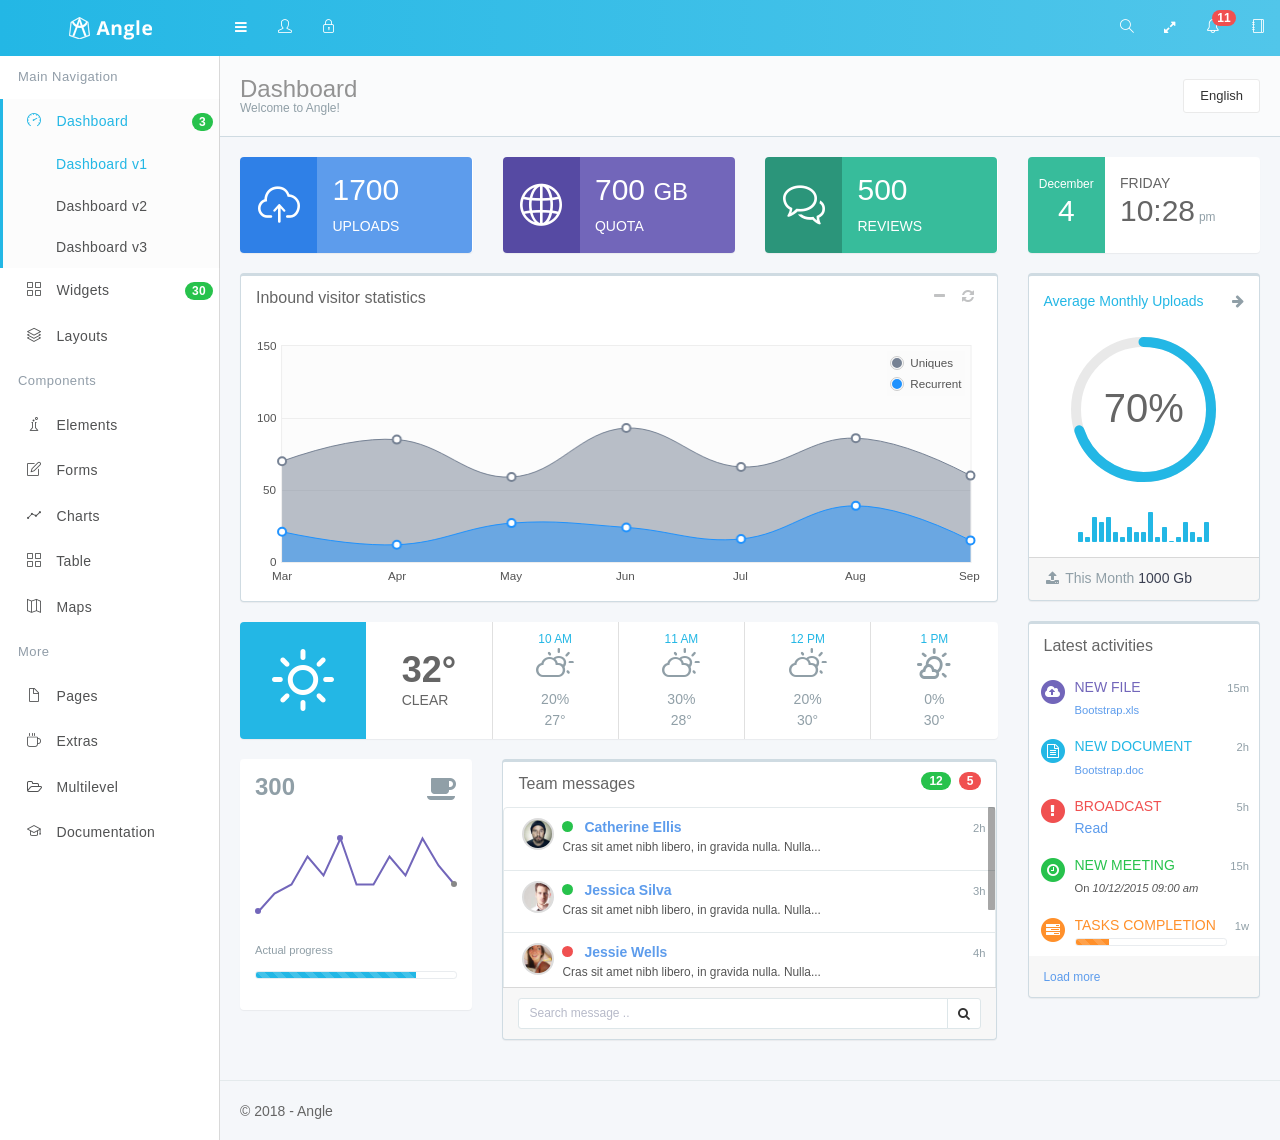
<file: html5jquery-bs4/index.html>
<!DOCTYPE html>
<html lang="en">

<head>
    <script>
    // This index file is used only to redirect to the app
    window.location.href = "app/dashboard.html";

    </script>
</head>

<body></body>

</html>
</file>
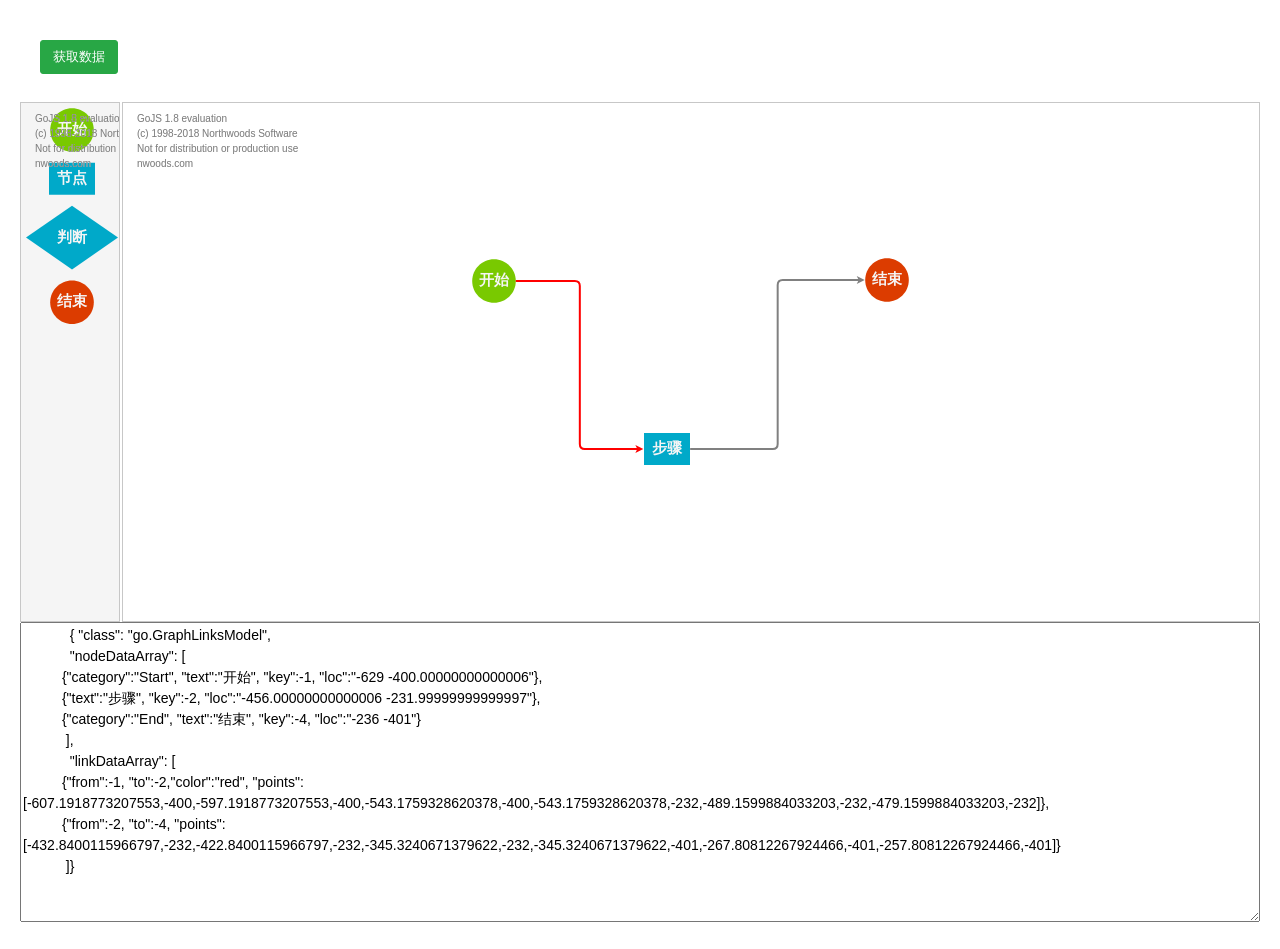
<file: demo/flowchart.html>
<!DOCTYPE html>
<html lang="zh-cn">

<head>
    <meta charset="utf-8">
    <meta name="viewport" content="width=device-width, initial-scale=1, maximum-scale=1">
    <title>flowchart</title>

    <link rel="stylesheet" href="/js/bootstrap/css/bootstrap.css">
    <link rel="stylesheet" href="/css/font-awesome/css/font-awesome.css">
    <link rel="stylesheet" href="/css/simple-line-icons/css/simple-line-icons.css">
    <link rel="stylesheet" href="/css/animate/animate.css">
    <link rel="stylesheet" href="/css/app.css">

    <script type="text/javascript" src="/js/jquery.min.js"></script>
    <script src="/js/bootstrap/js/bootstrap.js"></script>

    <script type="text/javascript" src="/js/go/go.js"></script>

    <style type="text/css">
        /* CSS for the traditional context menu */

        #contextMenu {
            z-index: 10001;
            position: absolute;
            left: 5px;
            border: 1px solid #444;
            background-color: #F5F5F5;
            display: none;
            box-shadow: 0 0 10px rgba( 0, 0, 0, .4);
            font-size: 12px;
            font-family: sans-serif;
            font-weight: bold;
        }

        #contextMenu ul {
            list-style: none;
            top: 0;
            left: 0;
            margin: 0;
            padding: 0;
        }

        #contextMenu li a {
            position: relative;
            min-width: 60px;
            color: #444;
            display: inline-block;
            padding: 6px;
            text-decoration: none;
            cursor: pointer;
        }

        #contextMenu li:hover {
            background: #CEDFF2;
            color: #EEE;
        }

        #contextMenu li ul li {
            display: none;
        }

        #contextMenu li ul li a {
            position: relative;
            min-width: 60px;
            padding: 6px;
            text-decoration: none;
            cursor: pointer;
        }

        #contextMenu li:hover ul li {
            display: block;
            margin-left: 0px;
            margin-top: 0px;
        }
    </style>

    <script type="text/javascript">

        $(function () {
            var $go = go.GraphObject.make;
            myDiagram = $go(go.Diagram, "myDiagramDiv",
                {
                    initialContentAlignment: go.Spot.Center,
                    allowDrop: true,
                    scrollsPageOnFocus: false,
                    "undoManager.isEnabled": true
                });

            function nodeStyle() {
                return [
                    new go.Binding("location", "loc", go.Point.parse).makeTwoWay(go.Point.stringify),
                    {
                        locationSpot: go.Spot.Center,
                        mouseEnter: function (e, obj) { showPorts(obj.part, true); },
                        mouseLeave: function (e, obj) { showPorts(obj.part, false); }
                    }
                ];
            }
            function makePort(name, spot, output, input) {
                return $go(go.Shape, "Circle",
                    {
                        fill: "transparent",
                        stroke: null,
                        desiredSize: new go.Size(8, 8),
                        alignment: spot, alignmentFocus: spot,
                        portId: name,
                        fromSpot: spot, toSpot: spot,
                        fromLinkable: output, toLinkable: input,
                        cursor: "pointer"
                    });
            }
            var lightText = 'whitesmoke';
            myDiagram.nodeTemplateMap.add("",
                $go(go.Node, "Spot", nodeStyle(),
                    $go(go.Panel, "Auto",
                        $go(go.Shape, "Rectangle",
                            { fill: "#00A9C9", stroke: null },
                            new go.Binding("figure", "figure")),
                        $go(go.TextBlock,
                            {
                                font: "bold 11pt Helvetica, Arial, sans-serif",
                                stroke: lightText,
                                margin: 8,
                                maxSize: new go.Size(160, NaN),
                                wrap: go.TextBlock.WrapFit,
                                editable: true
                            },
                            new go.Binding("text").makeTwoWay())
                    ),
                    makePort("T", go.Spot.Top, false, true),
                    makePort("L", go.Spot.Left, true, true),
                    makePort("R", go.Spot.Right, true, true),
                    makePort("B", go.Spot.Bottom, true, false)
                ));
            myDiagram.nodeTemplateMap.add("Start",
                $go(go.Node, "Spot", nodeStyle(),
                    $go(go.Panel, "Auto",
                        $go(go.Shape, "Circle",
                            { minSize: new go.Size(40, 40), fill: "#79C900", stroke: null }),
                        $go(go.TextBlock, "Start",
                            { font: "bold 11pt Helvetica, Arial, sans-serif", stroke: lightText },
                            new go.Binding("text"))
                    ),
                    makePort("L", go.Spot.Left, true, false),
                    makePort("R", go.Spot.Right, true, false),
                    makePort("B", go.Spot.Bottom, true, false)
                ));
            myDiagram.nodeTemplateMap.add("End",
                $go(go.Node, "Spot", nodeStyle(),
                    $go(go.Panel, "Auto",
                        $go(go.Shape, "Circle",
                            { minSize: new go.Size(40, 40), fill: "#DC3C00", stroke: null }),
                        $go(go.TextBlock, "End",
                            { font: "bold 11pt Helvetica, Arial, sans-serif", stroke: lightText },
                            new go.Binding("text"))
                    ),
                    makePort("T", go.Spot.Top, false, true),
                    makePort("L", go.Spot.Left, false, true),
                    makePort("R", go.Spot.Right, false, true)
                ));
            myDiagram.linkTemplate =
                $go(go.Link,
                    {
                        routing: go.Link.AvoidsNodes,
                        curve: go.Link.JumpOver,
                        corner: 5, toShortLength: 4,
                        relinkableFrom: true,
                        relinkableTo: true,
                        reshapable: true,
                        resegmentable: true,
                        mouseEnter: function (e, link) { link.findObject("HIGHLIGHT").stroke = "rgba(30,144,255,0.2)"; },
                        mouseLeave: function (e, link) { link.findObject("HIGHLIGHT").stroke = "transparent"; }
                    },
                    new go.Binding("points").makeTwoWay(),
                    $go(go.Shape,
                        { isPanelMain: true, strokeWidth: 8, stroke: "transparent", name: "HIGHLIGHT" }),
                    $go(go.Shape,
                        { isPanelMain: true, stroke: "gray", strokeWidth: 2 }, new go.Binding("stroke", "color")),
                    $go(go.Shape,
                        { toArrow: "standard", stroke: null, fill: "gray" }, new go.Binding("fill", "color")),
                    $go(go.Panel, "Auto",
                        { visible: false, name: "LABEL", segmentIndex: 2, segmentFraction: 0.5 },
                        new go.Binding("visible", "visible").makeTwoWay(),
                        $go(go.Shape, "RoundedRectangle",
                            { fill: "#F8F8F8", stroke: null }),
                        $go(go.TextBlock, "Yes",
                            {
                                textAlign: "center",
                                font: "10pt helvetica, arial, sans-serif",
                                stroke: "#333333",
                                editable: true
                            },
                            new go.Binding("text").makeTwoWay())
                    )
                );

            myDiagram.model = go.Model.fromJson($("#mySavedModel").val());
            $go(go.Palette, "myPaletteDiv",
                {
                    scrollsPageOnFocus: false,
                    nodeTemplateMap: myDiagram.nodeTemplateMap,
                    model: new go.GraphLinksModel([
                        { category: "Start", text: "开始" },
                        { text: "节点" },
                        { figure: "Diamond", text: "判断" },
                        { category: "End", text: "结束" }
                    ])
                });
            function showPorts(node, show) {
                var diagram = node.diagram;
                if (!diagram || diagram.isReadOnly || !diagram.allowLink) return;
                node.ports.each(function (port) {
                    port.stroke = (show ? "white" : null);
                });
            }
            ///////////////////////////////华丽的分割菜单处理/////////////////////////////////////////
            var cxElement = $("#contextMenu").get(0);
            myDiagram.contextMenu = $go(go.HTMLInfo, {
                show: showContextMenu,
                mainElement: cxElement
            });
            cxElement.addEventListener("contextmenu", function (e) {
                e.preventDefault();
                return false;
            }, false);
            function showContextMenu(obj, diagram, tool) {
                cxElement.style.display = "block";
                var mousePt = diagram.lastInput.viewPoint;
                cxElement.style.left = mousePt.x + 123 + "px";
                cxElement.style.top = mousePt.y + 123 + "px";
            }

        });
        //////////////////////////////////华丽的分割其他操作事件//////////////////////////////////////////////////
        function onGetData() {
            console.log(myDiagram.model.toJson());
        }

        function cxcommand(event, val) {
            if (val === undefined) val = event.currentTarget.id;
            var diagram = myDiagram;
            diagram.currentTool.stopTool();
        }
    </script>
</head>

<body>
    <div class="content-wrapper">
        <div class="card-body">
            <button class="btn btn-success mb-2" onclick="javascript:onGetData();">获取数据</button>
        </div>
        <div style="width: 100%; display: flex; justify-content: space-between">
            <div id="myPaletteDiv" style="width: 100px; margin-right: 2px; background-color: whitesmoke; border: solid 1px#c7c7c7"></div>
            <div id="myDiagramDiv" style="flex-grow: 1; height: 520px; border: solid 1px #c7c7c7"></div>
            <div id="contextMenu">
                <ul>
                    <li id="add" onclick="cxcommand(event)">
                        <a href="#">添加</a>
                    </li>
                </ul>
            </div>
        </div>
        <textarea id="mySavedModel" style="width:100%;height:300px">
            { "class": "go.GraphLinksModel",
            "nodeDataArray": [ 
          {"category":"Start", "text":"开始", "key":-1, "loc":"-629 -400.00000000000006"},
          {"text":"步骤", "key":-2, "loc":"-456.00000000000006 -231.99999999999997"},
          {"category":"End", "text":"结束", "key":-4, "loc":"-236 -401"}
           ],
            "linkDataArray": [ 
          {"from":-1, "to":-2,"color":"red", "points":[-607.1918773207553,-400,-597.1918773207553,-400,-543.1759328620378,-400,-543.1759328620378,-232,-489.1599884033203,-232,-479.1599884033203,-232]},
          {"from":-2, "to":-4, "points":[-432.8400115966797,-232,-422.8400115966797,-232,-345.3240671379622,-232,-345.3240671379622,-401,-267.80812267924466,-401,-257.80812267924466,-401]}
           ]}
        </textarea>
    </div>

</body>

</html>
</file>
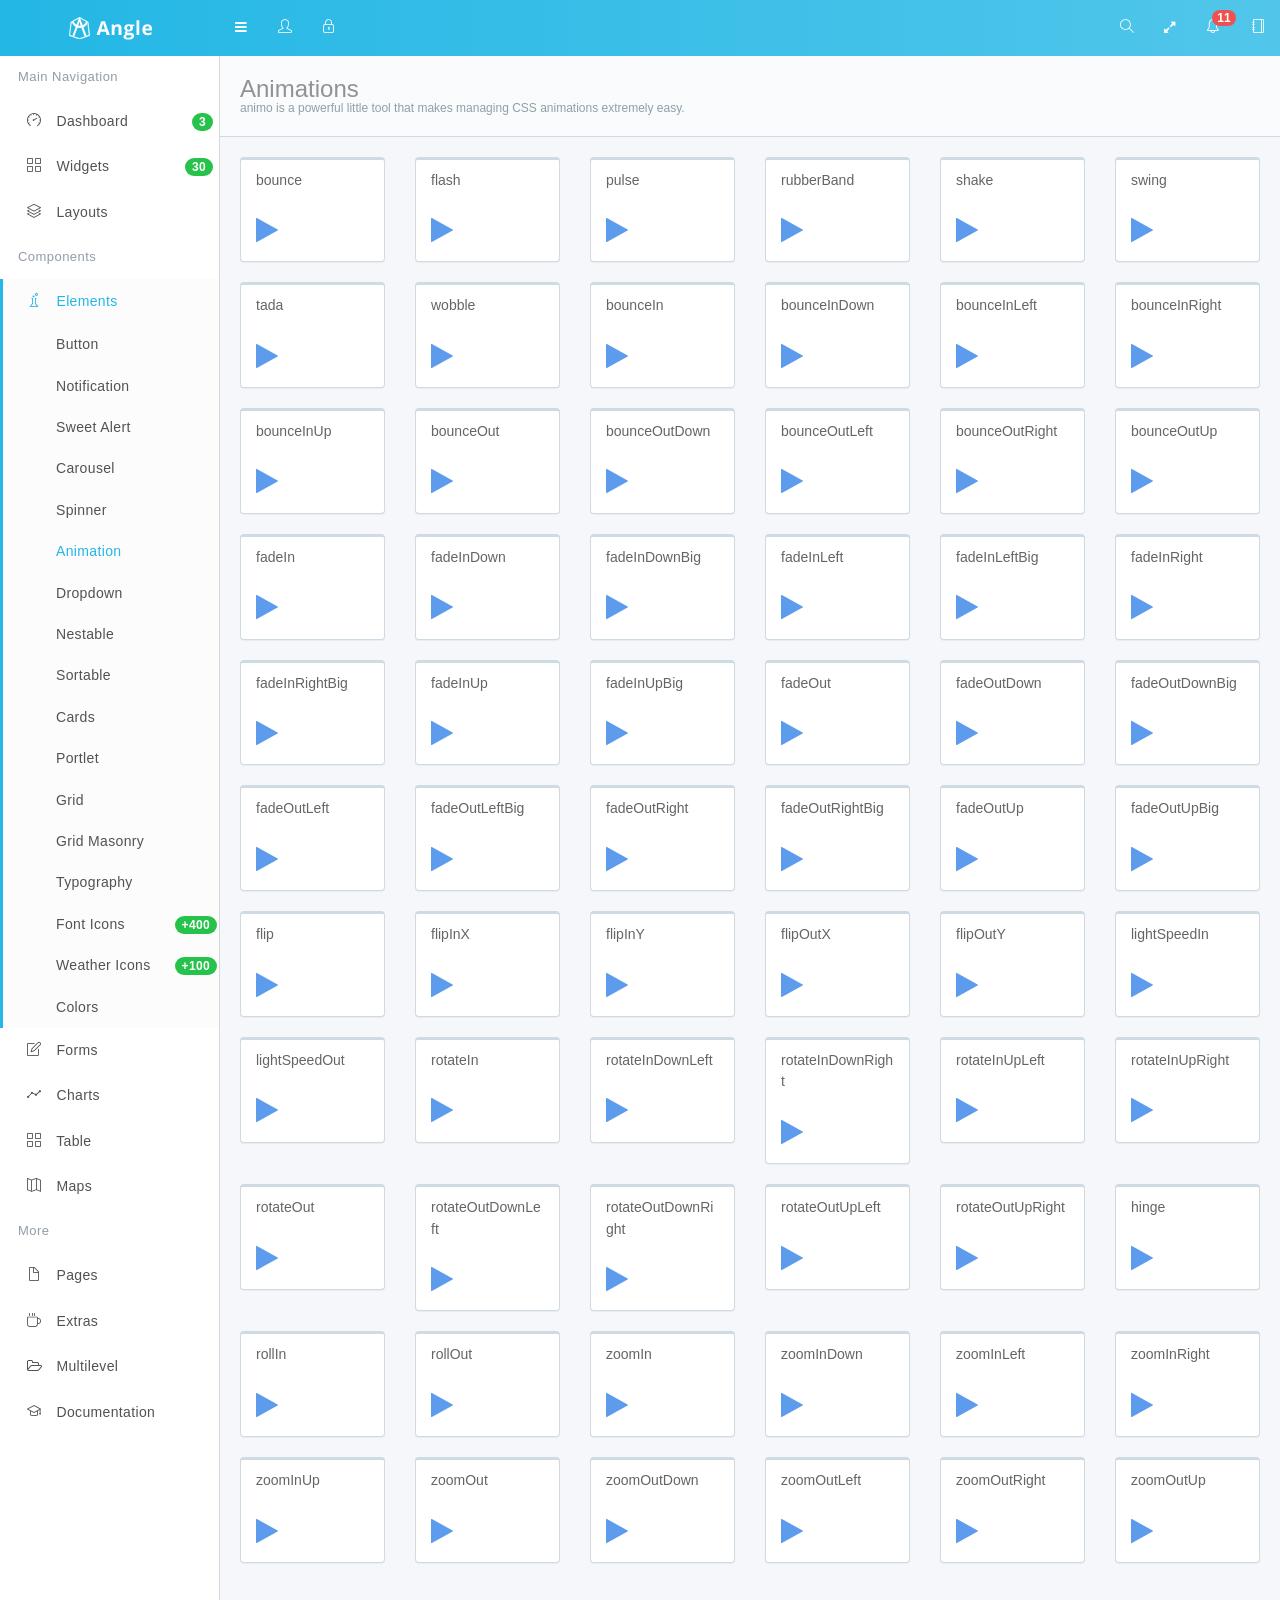
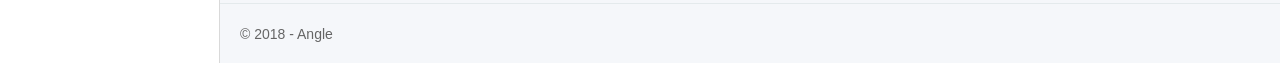
<file: html5jquery-bs4/app/animations.html>
<!DOCTYPE html>
<html lang="en">

<head>
   <meta charset="utf-8">
   <meta name="viewport" content="width=device-width, initial-scale=1, maximum-scale=1">
   <meta name="description" content="Bootstrap Admin App + jQuery">
   <meta name="keywords" content="app, responsive, jquery, bootstrap, dashboard, admin">
   <title>Angle - Bootstrap Admin Template</title>
   <!-- =============== VENDOR STYLES ===============-->
   <!-- FONT AWESOME-->
   <link rel="stylesheet" href="vendor/font-awesome/css/font-awesome.css">
   <!-- SIMPLE LINE ICONS-->
   <link rel="stylesheet" href="vendor/simple-line-icons/css/simple-line-icons.css">
   <!-- ANIMATE.CSS-->
   <link rel="stylesheet" href="vendor/animate.css/animate.css">
   <!-- WHIRL (spinners)-->
   <link rel="stylesheet" href="vendor/whirl/dist/whirl.css">
   <!-- =============== PAGE VENDOR STYLES ===============-->
   <!-- =============== BOOTSTRAP STYLES ===============-->
   <link rel="stylesheet" href="css/bootstrap.css" id="bscss">
   <!-- =============== APP STYLES ===============-->
   <link rel="stylesheet" href="css/app.css" id="maincss">
</head>

<body>
   <div class="wrapper">
      <!-- top navbar-->
      <header class="topnavbar-wrapper">
         <!-- START Top Navbar-->
         <nav class="navbar topnavbar">
            <!-- START navbar header-->
            <div class="navbar-header">
               <a class="navbar-brand" href="#/">
                  <div class="brand-logo">
                     <img class="img-fluid" src="img/logo.png" alt="App Logo">
                  </div>
                  <div class="brand-logo-collapsed">
                     <img class="img-fluid" src="img/logo-single.png" alt="App Logo">
                  </div>
               </a>
            </div>
            <!-- END navbar header-->
            <!-- START Left navbar-->
            <ul class="navbar-nav mr-auto flex-row">
               <li class="nav-item">
                  <!-- Button used to collapse the left sidebar. Only visible on tablet and desktops-->
                  <a class="nav-link d-none d-md-block d-lg-block d-xl-block" href="#" data-trigger-resize="" data-toggle-state="aside-collapsed">
                     <em class="fa fa-navicon"></em>
                  </a>
                  <!-- Button to show/hide the sidebar on mobile. Visible on mobile only.-->
                  <a class="nav-link sidebar-toggle d-md-none" href="#" data-toggle-state="aside-toggled" data-no-persist="true">
                     <em class="fa fa-navicon"></em>
                  </a>
               </li>
               <!-- START User avatar toggle-->
               <li class="nav-item d-none d-md-block">
                  <!-- Button used to collapse the left sidebar. Only visible on tablet and desktops-->
                  <a class="nav-link" id="user-block-toggle" href="#user-block" data-toggle="collapse">
                     <em class="icon-user"></em>
                  </a>
               </li>
               <!-- END User avatar toggle-->
               <!-- START lock screen-->
               <li class="nav-item d-none d-md-block">
                  <a class="nav-link" href="lock.html" title="Lock screen">
                     <em class="icon-lock"></em>
                  </a>
               </li>
               <!-- END lock screen-->
            </ul>
            <!-- END Left navbar-->
            <!-- START Right Navbar-->
            <ul class="navbar-nav flex-row">
               <!-- Search icon-->
               <li class="nav-item">
                  <a class="nav-link" href="#" data-search-open="">
                     <em class="icon-magnifier"></em>
                  </a>
               </li>
               <!-- Fullscreen (only desktops)-->
               <li class="nav-item d-none d-md-block">
                  <a class="nav-link" href="#" data-toggle-fullscreen="">
                     <em class="fa fa-expand"></em>
                  </a>
               </li>
               <!-- START Alert menu-->
               <li class="nav-item dropdown dropdown-list">
                  <a class="nav-link dropdown-toggle dropdown-toggle-nocaret" href="#" data-toggle="dropdown">
                     <em class="icon-bell"></em>
                     <span class="badge badge-danger">11</span>
                  </a>
                  <!-- START Dropdown menu-->
                  <div class="dropdown-menu dropdown-menu-right animated flipInX">
                     <div class="dropdown-item">
                        <!-- START list group-->
                        <div class="list-group">
                           <!-- list item-->
                           <div class="list-group-item list-group-item-action">
                              <div class="media">
                                 <div class="align-self-start mr-2">
                                    <em class="fa fa-twitter fa-2x text-info"></em>
                                 </div>
                                 <div class="media-body">
                                    <p class="m-0">New followers</p>
                                    <p class="m-0 text-muted text-sm">1 new follower</p>
                                 </div>
                              </div>
                           </div>
                           <!-- list item-->
                           <div class="list-group-item list-group-item-action">
                              <div class="media">
                                 <div class="align-self-start mr-2">
                                    <em class="fa fa-envelope fa-2x text-warning"></em>
                                 </div>
                                 <div class="media-body">
                                    <p class="m-0">New e-mails</p>
                                    <p class="m-0 text-muted text-sm">You have 10 new emails</p>
                                 </div>
                              </div>
                           </div>
                           <!-- list item-->
                           <div class="list-group-item list-group-item-action">
                              <div class="media">
                                 <div class="align-self-start mr-2">
                                    <em class="fa fa-tasks fa-2x text-success"></em>
                                 </div>
                                 <div class="media-body">
                                    <p class="m-0">Pending Tasks</p>
                                    <p class="m-0 text-muted text-sm">11 pending task</p>
                                 </div>
                              </div>
                           </div>
                           <!-- last list item-->
                           <div class="list-group-item list-group-item-action">
                              <span class="d-flex align-items-center">
                                 <span class="text-sm">More notifications</span>
                                 <span class="badge badge-danger ml-auto">14</span>
                              </span>
                           </div>
                        </div>
                        <!-- END list group-->
                     </div>
                  </div>
                  <!-- END Dropdown menu-->
               </li>
               <!-- END Alert menu-->
               <!-- START Offsidebar button-->
               <li class="nav-item">
                  <a class="nav-link" href="#" data-toggle-state="offsidebar-open" data-no-persist="true">
                     <em class="icon-notebook"></em>
                  </a>
               </li>
               <!-- END Offsidebar menu-->
            </ul>
            <!-- END Right Navbar-->
            <!-- START Search form-->
            <form class="navbar-form" role="search" action="search.html">
               <div class="form-group">
                  <input class="form-control" type="text" placeholder="Type and hit enter ...">
                  <div class="fa fa-times navbar-form-close" data-search-dismiss=""></div>
               </div>
               <button class="d-none" type="submit">Submit</button>
            </form>
            <!-- END Search form-->
         </nav>
         <!-- END Top Navbar-->
      </header>
      <!-- sidebar-->
      <aside class="aside-container">
         <!-- START Sidebar (left)-->
         <div class="aside-inner">
            <nav class="sidebar" data-sidebar-anyclick-close="">
               <!-- START sidebar nav-->
               <ul class="sidebar-nav">
                  <!-- START user info-->
                  <li class="has-user-block">
                     <div class="collapse" id="user-block">
                        <div class="item user-block">
                           <!-- User picture-->
                           <div class="user-block-picture">
                              <div class="user-block-status">
                                 <img class="img-thumbnail rounded-circle" src="img/user/02.jpg" alt="Avatar" width="60" height="60">
                                 <div class="circle bg-success circle-lg"></div>
                              </div>
                           </div>
                           <!-- Name and Job-->
                           <div class="user-block-info">
                              <span class="user-block-name">Hello, Mike</span>
                              <span class="user-block-role">Designer</span>
                           </div>
                        </div>
                     </div>
                  </li>
                  <!-- END user info-->
                  <!-- Iterates over all sidebar items-->
                  <li class="nav-heading ">
                     <span data-localize="sidebar.heading.HEADER">Main Navigation</span>
                  </li>
                  <li class=" ">
                     <a href="#dashboard" title="Dashboard" data-toggle="collapse">
                        <div class="float-right badge badge-success">3</div>
                        <em class="icon-speedometer"></em>
                        <span data-localize="sidebar.nav.DASHBOARD">Dashboard</span>
                     </a>
                     <ul class="sidebar-nav sidebar-subnav collapse" id="dashboard">
                        <li class="sidebar-subnav-header">Dashboard</li>
                        <li class=" ">
                           <a href="dashboard.html" title="Dashboard v1">
                              <span>Dashboard v1</span>
                           </a>
                        </li>
                        <li class=" ">
                           <a href="dashboard_v2.html" title="Dashboard v2">
                              <span>Dashboard v2</span>
                           </a>
                        </li>
                        <li class=" ">
                           <a href="dashboard_v3.html" title="Dashboard v3">
                              <span>Dashboard v3</span>
                           </a>
                        </li>
                     </ul>
                  </li>
                  <li class=" ">
                     <a href="widgets.html" title="Widgets">
                        <div class="float-right badge badge-success">30</div>
                        <em class="icon-grid"></em>
                        <span data-localize="sidebar.nav.WIDGETS">Widgets</span>
                     </a>
                  </li>
                  <li class=" ">
                     <a href="#layout" title="Layouts" data-toggle="collapse">
                        <em class="icon-layers"></em>
                        <span>Layouts</span>
                     </a>
                     <ul class="sidebar-nav sidebar-subnav collapse" id="layout">
                        <li class="sidebar-subnav-header">Layouts</li>
                        <li class=" ">
                           <a href="dashboard_h.html" title="Horizontal">
                              <span>Horizontal</span>
                           </a>
                        </li>
                     </ul>
                  </li>
                  <li class="nav-heading ">
                     <span data-localize="sidebar.heading.COMPONENTS">Components</span>
                  </li>
                  <li class=" ">
                     <a href="#elements" title="Elements" data-toggle="collapse">
                        <em class="icon-chemistry"></em>
                        <span data-localize="sidebar.nav.element.ELEMENTS">Elements</span>
                     </a>
                     <ul class="sidebar-nav sidebar-subnav collapse" id="elements">
                        <li class="sidebar-subnav-header">Elements</li>
                        <li class=" ">
                           <a href="buttons.html" title="Buttons">
                              <span data-localize="sidebar.nav.element.BUTTON">Buttons</span>
                           </a>
                        </li>
                        <li class=" ">
                           <a href="notifications.html" title="Notifications">
                              <span data-localize="sidebar.nav.element.NOTIFICATION">Notifications</span>
                           </a>
                        </li>
                        <li class=" ">
                           <a href="sweetalert.html" title="Sweet Alert">
                              <span>Sweet Alert</span>
                           </a>
                        </li>
                        <li class=" ">
                           <a href="carousel.html" title="Carousel">
                              <span data-localize="sidebar.nav.element.INTERACTION">Carousel</span>
                           </a>
                        </li>
                        <li class=" ">
                           <a href="spinners.html" title="Spinners">
                              <span data-localize="sidebar.nav.element.SPINNER">Spinners</span>
                           </a>
                        </li>
                        <li class=" active">
                           <a href="animations.html" title="Animations">
                              <span data-localize="sidebar.nav.element.ANIMATION">Animations</span>
                           </a>
                        </li>
                        <li class=" ">
                           <a href="dropdown-animations.html" title="Dropdown">
                              <span data-localize="sidebar.nav.element.DROPDOWN">Dropdown</span>
                           </a>
                        </li>
                        <li class=" ">
                           <a href="nestable.html" title="Nestable">
                              <span>Nestable</span>
                           </a>
                        </li>
                        <li class=" ">
                           <a href="sortable.html" title="Sortable">
                              <span>Sortable</span>
                           </a>
                        </li>
                        <li class=" ">
                           <a href="cards.html" title="Cards">
                              <span data-localize="sidebar.nav.element.CARDS">Cards</span>
                           </a>
                        </li>
                        <li class=" ">
                           <a href="portlets.html" title="Portlets">
                              <span data-localize="sidebar.nav.element.PORTLET">Portlets</span>
                           </a>
                        </li>
                        <li class=" ">
                           <a href="grid.html" title="Grid">
                              <span data-localize="sidebar.nav.element.GRID">Grid</span>
                           </a>
                        </li>
                        <li class=" ">
                           <a href="grid-masonry.html" title="Grid Masonry">
                              <span data-localize="sidebar.nav.element.GRID_MASONRY">Grid Masonry</span>
                           </a>
                        </li>
                        <li class=" ">
                           <a href="typo.html" title="Typography">
                              <span data-localize="sidebar.nav.element.TYPO">Typography</span>
                           </a>
                        </li>
                        <li class=" ">
                           <a href="icons-font.html" title="Font Icons">
                              <div class="float-right badge badge-success">+400</div>
                              <span data-localize="sidebar.nav.element.FONT_ICON">Font Icons</span>
                           </a>
                        </li>
                        <li class=" ">
                           <a href="icons-weather.html" title="Weather Icons">
                              <div class="float-right badge badge-success">+100</div>
                              <span data-localize="sidebar.nav.element.WEATHER_ICON">Weather Icons</span>
                           </a>
                        </li>
                        <li class=" ">
                           <a href="colors.html" title="Colors">
                              <span data-localize="sidebar.nav.element.COLOR">Colors</span>
                           </a>
                        </li>
                     </ul>
                  </li>
                  <li class=" ">
                     <a href="#forms" title="Forms" data-toggle="collapse">
                        <em class="icon-note"></em>
                        <span data-localize="sidebar.nav.form.FORM">Forms</span>
                     </a>
                     <ul class="sidebar-nav sidebar-subnav collapse" id="forms">
                        <li class="sidebar-subnav-header">Forms</li>
                        <li class=" ">
                           <a href="form-standard.html" title="Standard">
                              <span data-localize="sidebar.nav.form.STANDARD">Standard</span>
                           </a>
                        </li>
                        <li class=" ">
                           <a href="form-extended.html" title="Extended">
                              <span data-localize="sidebar.nav.form.EXTENDED">Extended</span>
                           </a>
                        </li>
                        <li class=" ">
                           <a href="form-validation.html" title="Validation">
                              <span data-localize="sidebar.nav.form.VALIDATION">Validation</span>
                           </a>
                        </li>
                        <li class=" ">
                           <a href="form-wizard.html" title="Wizard">
                              <span>Wizard</span>
                           </a>
                        </li>
                        <li class=" ">
                           <a href="form-upload.html" title="Upload">
                              <span>Upload</span>
                           </a>
                        </li>
                        <li class=" ">
                           <a href="form-xeditable.html" title="xEditable">
                              <span>xEditable</span>
                           </a>
                        </li>
                        <li class=" ">
                           <a href="form-imagecrop.html" title="Cropper">
                              <span>Cropper</span>
                           </a>
                        </li>
                     </ul>
                  </li>
                  <li class=" ">
                     <a href="#charts" title="Charts" data-toggle="collapse">
                        <em class="icon-graph"></em>
                        <span data-localize="sidebar.nav.chart.CHART">Charts</span>
                     </a>
                     <ul class="sidebar-nav sidebar-subnav collapse" id="charts">
                        <li class="sidebar-subnav-header">Charts</li>
                        <li class=" ">
                           <a href="chart-flot.html" title="Flot">
                              <span data-localize="sidebar.nav.chart.FLOT">Flot</span>
                           </a>
                        </li>
                        <li class=" ">
                           <a href="chart-radial.html" title="Radial">
                              <span data-localize="sidebar.nav.chart.RADIAL">Radial</span>
                           </a>
                        </li>
                        <li class=" ">
                           <a href="chart-js.html" title="Chart JS">
                              <span>Chart JS</span>
                           </a>
                        </li>
                        <li class=" ">
                           <a href="chart-rickshaw.html" title="Rickshaw">
                              <span>Rickshaw</span>
                           </a>
                        </li>
                        <li class=" ">
                           <a href="chart-morris.html" title="MorrisJS">
                              <span>MorrisJS</span>
                           </a>
                        </li>
                        <li class=" ">
                           <a href="chart-chartist.html" title="Chartist">
                              <span>Chartist</span>
                           </a>
                        </li>
                     </ul>
                  </li>
                  <li class=" ">
                     <a href="#tables" title="Tables" data-toggle="collapse">
                        <em class="icon-grid"></em>
                        <span data-localize="sidebar.nav.table.TABLE">Tables</span>
                     </a>
                     <ul class="sidebar-nav sidebar-subnav collapse" id="tables">
                        <li class="sidebar-subnav-header">Tables</li>
                        <li class=" ">
                           <a href="table-standard.html" title="Standard">
                              <span data-localize="sidebar.nav.table.STANDARD">Standard</span>
                           </a>
                        </li>
                        <li class=" ">
                           <a href="table-extended.html" title="Extended">
                              <span data-localize="sidebar.nav.table.EXTENDED">Extended</span>
                           </a>
                        </li>
                        <li class=" ">
                           <a href="table-datatable.html" title="DataTables">
                              <span data-localize="sidebar.nav.table.DATATABLE">DataTables</span>
                           </a>
                        </li>
                        <li class=" ">
                           <a href="table-bootgrid.html" title="BootGrid">
                              <span>BootGrid</span>
                           </a>
                        </li>
                     </ul>
                  </li>
                  <li class=" ">
                     <a href="#maps" title="Maps" data-toggle="collapse">
                        <em class="icon-map"></em>
                        <span data-localize="sidebar.nav.map.MAP">Maps</span>
                     </a>
                     <ul class="sidebar-nav sidebar-subnav collapse" id="maps">
                        <li class="sidebar-subnav-header">Maps</li>
                        <li class=" ">
                           <a href="maps-google.html" title="Google Maps">
                              <span data-localize="sidebar.nav.map.GOOGLE">Google Maps</span>
                           </a>
                        </li>
                        <li class=" ">
                           <a href="maps-vector.html" title="Vector Maps">
                              <span data-localize="sidebar.nav.map.VECTOR">Vector Maps</span>
                           </a>
                        </li>
                     </ul>
                  </li>
                  <li class="nav-heading ">
                     <span data-localize="sidebar.heading.MORE">More</span>
                  </li>
                  <li class=" ">
                     <a href="#pages" title="Pages" data-toggle="collapse">
                        <em class="icon-doc"></em>
                        <span data-localize="sidebar.nav.pages.PAGES">Pages</span>
                     </a>
                     <ul class="sidebar-nav sidebar-subnav collapse" id="pages">
                        <li class="sidebar-subnav-header">Pages</li>
                        <li class=" ">
                           <a href="login.html" title="Login">
                              <span data-localize="sidebar.nav.pages.LOGIN">Login</span>
                           </a>
                        </li>
                        <li class=" ">
                           <a href="register.html" title="Sign up">
                              <span data-localize="sidebar.nav.pages.REGISTER">Sign up</span>
                           </a>
                        </li>
                        <li class=" ">
                           <a href="recover.html" title="Recover Password">
                              <span data-localize="sidebar.nav.pages.RECOVER">Recover Password</span>
                           </a>
                        </li>
                        <li class=" ">
                           <a href="lock.html" title="Lock">
                              <span data-localize="sidebar.nav.pages.LOCK">Lock</span>
                           </a>
                        </li>
                        <li class=" ">
                           <a href="template.html" title="Starter Template">
                              <span data-localize="sidebar.nav.pages.STARTER">Starter Template</span>
                           </a>
                        </li>
                        <li class=" ">
                           <a href="404.html" title="404">
                              <span>404</span>
                           </a>
                        </li>
                        <li class=" ">
                           <a href="500.html" title="500">
                              <span>500</span>
                           </a>
                        </li>
                        <li class=" ">
                           <a href="maintenance.html" title="Maintenance">
                              <span>Maintenance</span>
                           </a>
                        </li>
                     </ul>
                  </li>
                  <li class=" ">
                     <a href="#extras" title="Extras" data-toggle="collapse">
                        <em class="icon-cup"></em>
                        <span data-localize="sidebar.nav.extra.EXTRA">Extras</span>
                     </a>
                     <ul class="sidebar-nav sidebar-subnav collapse" id="extras">
                        <li class="sidebar-subnav-header">Extras</li>
                        <li class=" ">
                           <a href="#blog" title="Blog" data-toggle="collapse">
                              <em class="fa fa-angle-right"></em>
                              <span>Blog</span>
                           </a>
                           <ul class="sidebar-nav sidebar-subnav collapse" id="blog">
                              <li class="sidebar-subnav-header">Blog</li>
                              <li class=" ">
                                 <a href="blog.html" title="List">
                                    <span>List</span>
                                 </a>
                              </li>
                              <li class=" ">
                                 <a href="blog-post.html" title="Post">
                                    <span>Post</span>
                                 </a>
                              </li>
                              <li class=" ">
                                 <a href="blog-articles.html" title="Articles">
                                    <span>Articles</span>
                                 </a>
                              </li>
                              <li class=" ">
                                 <a href="blog-article-view.html" title="Article View">
                                    <span>Article View</span>
                                 </a>
                              </li>
                           </ul>
                        </li>
                        <li class=" ">
                           <a href="#ecommerce" title="eCommerce" data-toggle="collapse">
                              <em class="fa fa-angle-right"></em>
                              <span>eCommerce</span>
                           </a>
                           <ul class="sidebar-nav sidebar-subnav collapse" id="ecommerce">
                              <li class="sidebar-subnav-header">eCommerce</li>
                              <li class=" ">
                                 <a href="ecommerce-orders.html" title="Orders">
                                    <div class="float-right badge badge-success">10</div>
                                    <span>Orders</span>
                                 </a>
                              </li>
                              <li class=" ">
                                 <a href="ecommerce-order-view.html" title="Order View">
                                    <span>Order View</span>
                                 </a>
                              </li>
                              <li class=" ">
                                 <a href="ecommerce-products.html" title="Products">
                                    <span>Products</span>
                                 </a>
                              </li>
                              <li class=" ">
                                 <a href="ecommerce-product-view.html" title="Product View">
                                    <span>Product View</span>
                                 </a>
                              </li>
                              <li class=" ">
                                 <a href="ecommerce-checkout.html" title="Checkout">
                                    <span>Checkout</span>
                                 </a>
                              </li>
                           </ul>
                        </li>
                        <li class=" ">
                           <a href="#forum" title="Forum" data-toggle="collapse">
                              <em class="fa fa-angle-right"></em>
                              <span>Forum</span>
                           </a>
                           <ul class="sidebar-nav sidebar-subnav collapse" id="forum">
                              <li class="sidebar-subnav-header">Forum</li>
                              <li class=" ">
                                 <a href="forum-categories.html" title="Categories">
                                    <span>Categories</span>
                                 </a>
                              </li>
                              <li class=" ">
                                 <a href="forum-topics.html" title="Topics">
                                    <span>Topics</span>
                                 </a>
                              </li>
                              <li class=" ">
                                 <a href="forum-discussion.html" title="Discussion">
                                    <span>Discussion</span>
                                 </a>
                              </li>
                           </ul>
                        </li>
                        <li class=" ">
                           <a href="contacts.html" title="Contacts">
                              <span>Contacts</span>
                           </a>
                        </li>
                        <li class=" ">
                           <a href="contact-details.html" title="Contact details">
                              <span>Contact details</span>
                           </a>
                        </li>
                        <li class=" ">
                           <a href="projects.html" title="Projects">
                              <span>Projects</span>
                           </a>
                        </li>
                        <li class=" ">
                           <a href="project-details.html" title="Projects details">
                              <span>Projects details</span>
                           </a>
                        </li>
                        <li class=" ">
                           <a href="team-viewer.html" title="Team viewer">
                              <span>Team viewer</span>
                           </a>
                        </li>
                        <li class=" ">
                           <a href="social-board.html" title="Social board">
                              <span>Social board</span>
                           </a>
                        </li>
                        <li class=" ">
                           <a href="vote-links.html" title="Vote links">
                              <span>Vote links</span>
                           </a>
                        </li>
                        <li class=" ">
                           <a href="bug-tracker.html" title="Bug tracker">
                              <span>Bug tracker</span>
                           </a>
                        </li>
                        <li class=" ">
                           <a href="faq.html" title="FAQ">
                              <span>FAQ</span>
                           </a>
                        </li>
                        <li class=" ">
                           <a href="help-center.html" title="Help Center">
                              <span>Help Center</span>
                           </a>
                        </li>
                        <li class=" ">
                           <a href="followers.html" title="Followers">
                              <span>Followers</span>
                           </a>
                        </li>
                        <li class=" ">
                           <a href="settings.html" title="Settings">
                              <span>Settings</span>
                           </a>
                        </li>
                        <li class=" ">
                           <a href="plans.html" title="Plans">
                              <span>Plans</span>
                           </a>
                        </li>
                        <li class=" ">
                           <a href="file-manager.html" title="File manager">
                              <span>File manager</span>
                           </a>
                        </li>
                        <li class=" ">
                           <a href="mailbox.html" title="Mailbox">
                              <span data-localize="sidebar.nav.extra.MAILBOX">Mailbox</span>
                           </a>
                        </li>
                        <li class=" ">
                           <a href="timeline.html" title="Timeline">
                              <span data-localize="sidebar.nav.extra.TIMELINE">Timeline</span>
                           </a>
                        </li>
                        <li class=" ">
                           <a href="calendar.html" title="Calendar">
                              <span data-localize="sidebar.nav.extra.CALENDAR">Calendar</span>
                           </a>
                        </li>
                        <li class=" ">
                           <a href="invoice.html" title="Invoice">
                              <span data-localize="sidebar.nav.extra.INVOICE">Invoice</span>
                           </a>
                        </li>
                        <li class=" ">
                           <a href="search.html" title="Search">
                              <span data-localize="sidebar.nav.extra.SEARCH">Search</span>
                           </a>
                        </li>
                        <li class=" ">
                           <a href="todo.html" title="Todo List">
                              <span data-localize="sidebar.nav.extra.TODO">Todo List</span>
                           </a>
                        </li>
                        <li class=" ">
                           <a href="profile.html" title="Profile">
                              <span data-localize="sidebar.nav.extra.PROFILE">Profile</span>
                           </a>
                        </li>
                     </ul>
                  </li>
                  <li class=" ">
                     <a href="#multilevel" title="Multilevel" data-toggle="collapse">
                        <em class="fa fa-folder-open-o"></em>
                        <span>Multilevel</span>
                     </a>
                     <ul class="sidebar-nav sidebar-subnav collapse" id="multilevel">
                        <li class="sidebar-subnav-header">Multilevel</li>
                        <li class=" ">
                           <a href="#level1" title="Level 1" data-toggle="collapse">
                              <span>Level 1</span>
                           </a>
                           <ul class="sidebar-nav sidebar-subnav collapse" id="level1">
                              <li class="sidebar-subnav-header">Level 1</li>
                              <li class=" ">
                                 <a href="multilevel-1.html" title="Level1 Item">
                                    <span>Level1 Item</span>
                                 </a>
                              </li>
                              <li class=" ">
                                 <a href="#level2" title="Level 2" data-toggle="collapse">
                                    <span>Level 2</span>
                                 </a>
                                 <ul class="sidebar-nav sidebar-subnav collapse" id="level2">
                                    <li class="sidebar-subnav-header">Level 2</li>
                                    <li class=" ">
                                       <a href="#level3" title="Level 3" data-toggle="collapse">
                                          <span>Level 3</span>
                                       </a>
                                       <ul class="sidebar-nav sidebar-subnav collapse" id="level3">
                                          <li class="sidebar-subnav-header">Level 3</li>
                                          <li class=" ">
                                             <a href="multilevel-3.html" title="Level3 Item">
                                                <span>Level3 Item</span>
                                             </a>
                                          </li>
                                       </ul>
                                    </li>
                                 </ul>
                              </li>
                           </ul>
                        </li>
                     </ul>
                  </li>
                  <li class=" ">
                     <a href="documentation.html" title="Documentation">
                        <em class="icon-graduation"></em>
                        <span data-localize="sidebar.nav.DOCUMENTATION">Documentation</span>
                     </a>
                  </li>
               </ul>
               <!-- END sidebar nav-->
            </nav>
         </div>
         <!-- END Sidebar (left)-->
      </aside>
      <!-- offsidebar-->
      <aside class="offsidebar d-none">
         <!-- START Off Sidebar (right)-->
         <nav>
            <div role="tabpanel">
               <!-- Nav tabs-->
               <ul class="nav nav-tabs nav-justified" role="tablist">
                  <li class="nav-item" role="presentation">
                     <a class="nav-link active" href="#app-settings" aria-controls="app-settings" role="tab" data-toggle="tab">
                        <em class="icon-equalizer fa-lg"></em>
                     </a>
                  </li>
                  <li class="nav-item" role="presentation">
                     <a class="nav-link" href="#app-chat" aria-controls="app-chat" role="tab" data-toggle="tab">
                        <em class="icon-user fa-lg"></em>
                     </a>
                  </li>
               </ul>
               <!-- Tab panes-->
               <div class="tab-content">
                  <div class="tab-pane fade active show" id="app-settings" role="tabpanel">
                     <h3 class="text-center text-thin mt-4">Settings</h3>
                     <div class="p-2">
                        <h4 class="text-muted text-thin">Themes</h4>
                        <div class="row row-flush mb-2">
                           <div class="col mb-2">
                              <div class="setting-color">
                                 <label data-load-css="css/theme-a.css">
                                    <input type="radio" name="setting-theme" checked="checked">
                                    <span class="icon-check"></span>
                                    <span class="split">
                                       <span class="color bg-info"></span>
                                       <span class="color bg-info-light"></span>
                                    </span>
                                    <span class="color bg-white"></span>
                                 </label>
                              </div>
                           </div>
                           <div class="col mb-2">
                              <div class="setting-color">
                                 <label data-load-css="css/theme-b.css">
                                    <input type="radio" name="setting-theme">
                                    <span class="icon-check"></span>
                                    <span class="split">
                                       <span class="color bg-green"></span>
                                       <span class="color bg-green-light"></span>
                                    </span>
                                    <span class="color bg-white"></span>
                                 </label>
                              </div>
                           </div>
                           <div class="col mb-2">
                              <div class="setting-color">
                                 <label data-load-css="css/theme-c.css">
                                    <input type="radio" name="setting-theme">
                                    <span class="icon-check"></span>
                                    <span class="split">
                                       <span class="color bg-purple"></span>
                                       <span class="color bg-purple-light"></span>
                                    </span>
                                    <span class="color bg-white"></span>
                                 </label>
                              </div>
                           </div>
                           <div class="col mb-2">
                              <div class="setting-color">
                                 <label data-load-css="css/theme-d.css">
                                    <input type="radio" name="setting-theme">
                                    <span class="icon-check"></span>
                                    <span class="split">
                                       <span class="color bg-danger"></span>
                                       <span class="color bg-danger-light"></span>
                                    </span>
                                    <span class="color bg-white"></span>
                                 </label>
                              </div>
                           </div>
                        </div>
                        <div class="row row-flush mb-2">
                           <div class="col mb-2">
                              <div class="setting-color">
                                 <label data-load-css="css/theme-e.css">
                                    <input type="radio" name="setting-theme">
                                    <span class="icon-check"></span>
                                    <span class="split">
                                       <span class="color bg-info-dark"></span>
                                       <span class="color bg-info"></span>
                                    </span>
                                    <span class="color bg-gray-dark"></span>
                                 </label>
                              </div>
                           </div>
                           <div class="col mb-2">
                              <div class="setting-color">
                                 <label data-load-css="css/theme-f.css">
                                    <input type="radio" name="setting-theme">
                                    <span class="icon-check"></span>
                                    <span class="split">
                                       <span class="color bg-green-dark"></span>
                                       <span class="color bg-green"></span>
                                    </span>
                                    <span class="color bg-gray-dark"></span>
                                 </label>
                              </div>
                           </div>
                           <div class="col mb-2">
                              <div class="setting-color">
                                 <label data-load-css="css/theme-g.css">
                                    <input type="radio" name="setting-theme">
                                    <span class="icon-check"></span>
                                    <span class="split">
                                       <span class="color bg-purple-dark"></span>
                                       <span class="color bg-purple"></span>
                                    </span>
                                    <span class="color bg-gray-dark"></span>
                                 </label>
                              </div>
                           </div>
                           <div class="col mb-2">
                              <div class="setting-color">
                                 <label data-load-css="css/theme-h.css">
                                    <input type="radio" name="setting-theme">
                                    <span class="icon-check"></span>
                                    <span class="split">
                                       <span class="color bg-danger-dark"></span>
                                       <span class="color bg-danger"></span>
                                    </span>
                                    <span class="color bg-gray-dark"></span>
                                 </label>
                              </div>
                           </div>
                        </div>
                     </div>
                     <div class="p-2">
                        <h4 class="text-muted text-thin">Layout</h4>
                        <div class="clearfix">
                           <p class="float-left">Fixed</p>
                           <div class="float-right">
                              <label class="switch">
                                 <input id="chk-fixed" type="checkbox" data-toggle-state="layout-fixed">
                                 <span></span>
                              </label>
                           </div>
                        </div>
                        <div class="clearfix">
                           <p class="float-left">Boxed</p>
                           <div class="float-right">
                              <label class="switch">
                                 <input id="chk-boxed" type="checkbox" data-toggle-state="layout-boxed">
                                 <span></span>
                              </label>
                           </div>
                        </div>
                        <div class="clearfix">
                           <p class="float-left">RTL</p>
                           <div class="float-right">
                              <label class="switch">
                                 <input id="chk-rtl" type="checkbox">
                                 <span></span>
                              </label>
                           </div>
                        </div>
                     </div>
                     <div class="p-2">
                        <h4 class="text-muted text-thin">Aside</h4>
                        <div class="clearfix">
                           <p class="float-left">Collapsed</p>
                           <div class="float-right">
                              <label class="switch">
                                 <input id="chk-collapsed" type="checkbox" data-toggle-state="aside-collapsed">
                                 <span></span>
                              </label>
                           </div>
                        </div>
                        <div class="clearfix">
                           <p class="float-left">Collapsed Text</p>
                           <div class="float-right">
                              <label class="switch">
                                 <input id="chk-collapsed-text" type="checkbox" data-toggle-state="aside-collapsed-text">
                                 <span></span>
                              </label>
                           </div>
                        </div>
                        <div class="clearfix">
                           <p class="float-left">Float</p>
                           <div class="float-right">
                              <label class="switch">
                                 <input id="chk-float" type="checkbox" data-toggle-state="aside-float">
                                 <span></span>
                              </label>
                           </div>
                        </div>
                        <div class="clearfix">
                           <p class="float-left">Hover</p>
                           <div class="float-right">
                              <label class="switch">
                                 <input id="chk-hover" type="checkbox" data-toggle-state="aside-hover">
                                 <span></span>
                              </label>
                           </div>
                        </div>
                        <div class="clearfix">
                           <p class="float-left">Show Scrollbar</p>
                           <div class="float-right">
                              <label class="switch">
                                 <input id="chk-scroll" type="checkbox" data-toggle-state="show-scrollbar" data-target=".sidebar">
                                 <span></span>
                              </label>
                           </div>
                        </div>
                     </div>
                  </div>
                  <div class="tab-pane fade" id="app-chat" role="tabpanel">
                     <h3 class="text-center text-thin mt-4">Connections</h3>
                     <div class="list-group">
                        <!-- START list title-->
                        <div class="list-group-item border-0">
                           <small class="text-muted">ONLINE</small>
                        </div>
                        <!-- END list title-->
                        <div class="list-group-item list-group-item-action border-0">
                           <div class="media">
                              <img class="align-self-center mr-3 rounded-circle thumb48" src="img/user/05.jpg" alt="Image">
                              <div class="media-body text-truncate">
                                 <a href="#">
                                    <strong>Juan Sims</strong>
                                 </a>
                                 <br>
                                 <small class="text-muted">Designeer</small>
                              </div>
                              <div class="ml-auto">
                                 <span class="circle bg-success circle-lg"></span>
                              </div>
                           </div>
                        </div>
                        <div class="list-group-item list-group-item-action border-0">
                           <div class="media">
                              <img class="align-self-center mr-3 rounded-circle thumb48" src="img/user/06.jpg" alt="Image">
                              <div class="media-body text-truncate">
                                 <a href="#">
                                    <strong>Maureen Jenkins</strong>
                                 </a>
                                 <br>
                                 <small class="text-muted">Designeer</small>
                              </div>
                              <div class="ml-auto">
                                 <span class="circle bg-success circle-lg"></span>
                              </div>
                           </div>
                        </div>
                        <div class="list-group-item list-group-item-action border-0">
                           <div class="media">
                              <img class="align-self-center mr-3 rounded-circle thumb48" src="img/user/07.jpg" alt="Image">
                              <div class="media-body text-truncate">
                                 <a href="#">
                                    <strong>Billie Dunn</strong>
                                 </a>
                                 <br>
                                 <small class="text-muted">Designeer</small>
                              </div>
                              <div class="ml-auto">
                                 <span class="circle bg-danger circle-lg"></span>
                              </div>
                           </div>
                        </div>
                        <div class="list-group-item list-group-item-action border-0">
                           <div class="media">
                              <img class="align-self-center mr-3 rounded-circle thumb48" src="img/user/08.jpg" alt="Image">
                              <div class="media-body text-truncate">
                                 <a href="#">
                                    <strong>Tomothy Roberts</strong>
                                 </a>
                                 <br>
                                 <small class="text-muted">Designeer</small>
                              </div>
                              <div class="ml-auto">
                                 <span class="circle bg-warning circle-lg"></span>
                              </div>
                           </div>
                        </div>
                        <!-- START list title-->
                        <div class="list-group-item border-0">
                           <small class="text-muted">OFFLINE</small>
                        </div>
                        <!-- END list title-->
                        <div class="list-group-item list-group-item-action border-0">
                           <div class="media">
                              <img class="align-self-center mr-3 rounded-circle thumb48" src="img/user/09.jpg" alt="Image">
                              <div class="media-body text-truncate">
                                 <a href="#">
                                    <strong>Lawrence Robinson</strong>
                                 </a>
                                 <br>
                                 <small class="text-muted">Designeer</small>
                              </div>
                              <div class="ml-auto">
                                 <span class="circle bg-warning circle-lg"></span>
                              </div>
                           </div>
                        </div>
                        <div class="list-group-item list-group-item-action border-0">
                           <div class="media">
                              <img class="align-self-center mr-3 rounded-circle thumb48" src="img/user/10.jpg" alt="Image">
                              <div class="media-body text-truncate">
                                 <a href="#">
                                    <strong>Tyrone Owens</strong>
                                 </a>
                                 <br>
                                 <small class="text-muted">Designeer</small>
                              </div>
                              <div class="ml-auto">
                                 <span class="circle bg-warning circle-lg"></span>
                              </div>
                           </div>
                        </div>
                     </div>
                     <div class="px-3 py-4 text-center">
                        <!-- Optional link to list more users-->
                        <a class="btn btn-purple btn-sm" href="#" title="See more contacts">
                           <strong>Load more..</strong>
                        </a>
                     </div>
                     <!-- Extra items-->
                     <div class="px-3 py-2">
                        <p>
                           <small class="text-muted">Tasks completion</small>
                        </p>
                        <div class="progress progress-xs m-0">
                           <div class="progress-bar bg-success" role="progressbar" aria-valuenow="80" aria-valuemin="0" aria-valuemax="100" style="width: 80%;">
                              <span class="sr-only">80% Complete</span>
                           </div>
                        </div>
                     </div>
                     <div class="px-3 py-2">
                        <p>
                           <small class="text-muted">Upload quota</small>
                        </p>
                        <div class="progress progress-xs m-0">
                           <div class="progress-bar bg-warning" role="progressbar" aria-valuenow="40" aria-valuemin="0" aria-valuemax="100" style="width: 40%;">
                              <span class="sr-only">40% Complete</span>
                           </div>
                        </div>
                     </div>
                  </div>
               </div>
            </div>
         </nav>
         <!-- END Off Sidebar (right)-->
      </aside>
      <!-- Main section-->
      <section class="section-container">
         <!-- Page content-->
         <div class="content-wrapper">
            <div class="content-heading">
               <div>Animations
                  <small>animo is a powerful little tool that makes managing CSS animations extremely easy.</small>
               </div>
            </div>
            <!-- START row-->
            <div class="row">
               <div class="col-sm-6 col-lg-3 col-xl-2">
                  <!-- START card-->
                  <div class="card card-default" id="card-anim-bounce">
                     <div class="card-header">bounce</div>
                     <div class="card-body">
                        <!-- Animation trigger-->
                        <a href="javascript:void(0)" data-animate="" data-target="#card-anim-bounce" data-play="bounce">
                           <em class="fa fa-play fa-2x"></em>
                        </a>
                     </div>
                  </div>
                  <!-- END card-->
               </div>
               <div class="col-sm-6 col-lg-3 col-xl-2">
                  <!-- START card-->
                  <div class="card card-default" id="card-anim-flash">
                     <div class="card-header">flash</div>
                     <div class="card-body">
                        <!-- Animation trigger-->
                        <a href="javascript:void(0)" data-animate="" data-target="#card-anim-flash" data-play="flash">
                           <em class="fa fa-play fa-2x"></em>
                        </a>
                     </div>
                  </div>
                  <!-- END card-->
               </div>
               <div class="col-sm-6 col-lg-3 col-xl-2">
                  <!-- START card-->
                  <div class="card card-default" id="card-anim-pulse">
                     <div class="card-header">pulse</div>
                     <div class="card-body">
                        <!-- Animation trigger-->
                        <a href="javascript:void(0)" data-animate="" data-target="#card-anim-pulse" data-play="pulse">
                           <em class="fa fa-play fa-2x"></em>
                        </a>
                     </div>
                  </div>
                  <!-- END card-->
               </div>
               <div class="col-sm-6 col-lg-3 col-xl-2">
                  <!-- START card-->
                  <div class="card card-default" id="card-anim-rubberBand">
                     <div class="card-header">rubberBand</div>
                     <div class="card-body">
                        <!-- Animation trigger-->
                        <a href="javascript:void(0)" data-animate="" data-target="#card-anim-rubberBand" data-play="rubberBand">
                           <em class="fa fa-play fa-2x"></em>
                        </a>
                     </div>
                  </div>
                  <!-- END card-->
               </div>
               <div class="col-sm-6 col-lg-3 col-xl-2">
                  <!-- START card-->
                  <div class="card card-default" id="card-anim-shake">
                     <div class="card-header">shake</div>
                     <div class="card-body">
                        <!-- Animation trigger-->
                        <a href="javascript:void(0)" data-animate="" data-target="#card-anim-shake" data-play="shake">
                           <em class="fa fa-play fa-2x"></em>
                        </a>
                     </div>
                  </div>
                  <!-- END card-->
               </div>
               <div class="col-sm-6 col-lg-3 col-xl-2">
                  <!-- START card-->
                  <div class="card card-default" id="card-anim-swing">
                     <div class="card-header">swing</div>
                     <div class="card-body">
                        <!-- Animation trigger-->
                        <a href="javascript:void(0)" data-animate="" data-target="#card-anim-swing" data-play="swing">
                           <em class="fa fa-play fa-2x"></em>
                        </a>
                     </div>
                  </div>
                  <!-- END card-->
               </div>
               <div class="col-sm-6 col-lg-3 col-xl-2">
                  <!-- START card-->
                  <div class="card card-default" id="card-anim-tada">
                     <div class="card-header">tada</div>
                     <div class="card-body">
                        <!-- Animation trigger-->
                        <a href="javascript:void(0)" data-animate="" data-target="#card-anim-tada" data-play="tada">
                           <em class="fa fa-play fa-2x"></em>
                        </a>
                     </div>
                  </div>
                  <!-- END card-->
               </div>
               <div class="col-sm-6 col-lg-3 col-xl-2">
                  <!-- START card-->
                  <div class="card card-default" id="card-anim-wobble">
                     <div class="card-header">wobble</div>
                     <div class="card-body">
                        <!-- Animation trigger-->
                        <a href="javascript:void(0)" data-animate="" data-target="#card-anim-wobble" data-play="wobble">
                           <em class="fa fa-play fa-2x"></em>
                        </a>
                     </div>
                  </div>
                  <!-- END card-->
               </div>
               <div class="col-sm-6 col-lg-3 col-xl-2">
                  <!-- START card-->
                  <div class="card card-default" id="card-anim-bounceIn">
                     <div class="card-header">bounceIn</div>
                     <div class="card-body">
                        <!-- Animation trigger-->
                        <a href="javascript:void(0)" data-animate="" data-target="#card-anim-bounceIn" data-play="bounceIn">
                           <em class="fa fa-play fa-2x"></em>
                        </a>
                     </div>
                  </div>
                  <!-- END card-->
               </div>
               <div class="col-sm-6 col-lg-3 col-xl-2">
                  <!-- START card-->
                  <div class="card card-default" id="card-anim-bounceInDown">
                     <div class="card-header">bounceInDown</div>
                     <div class="card-body">
                        <!-- Animation trigger-->
                        <a href="javascript:void(0)" data-animate="" data-target="#card-anim-bounceInDown" data-play="bounceInDown">
                           <em class="fa fa-play fa-2x"></em>
                        </a>
                     </div>
                  </div>
                  <!-- END card-->
               </div>
               <div class="col-sm-6 col-lg-3 col-xl-2">
                  <!-- START card-->
                  <div class="card card-default" id="card-anim-bounceInLeft">
                     <div class="card-header">bounceInLeft</div>
                     <div class="card-body">
                        <!-- Animation trigger-->
                        <a href="javascript:void(0)" data-animate="" data-target="#card-anim-bounceInLeft" data-play="bounceInLeft">
                           <em class="fa fa-play fa-2x"></em>
                        </a>
                     </div>
                  </div>
                  <!-- END card-->
               </div>
               <div class="col-sm-6 col-lg-3 col-xl-2">
                  <!-- START card-->
                  <div class="card card-default" id="card-anim-bounceInRight">
                     <div class="card-header">bounceInRight</div>
                     <div class="card-body">
                        <!-- Animation trigger-->
                        <a href="javascript:void(0)" data-animate="" data-target="#card-anim-bounceInRight" data-play="bounceInRight">
                           <em class="fa fa-play fa-2x"></em>
                        </a>
                     </div>
                  </div>
                  <!-- END card-->
               </div>
               <div class="col-sm-6 col-lg-3 col-xl-2">
                  <!-- START card-->
                  <div class="card card-default" id="card-anim-bounceInUp">
                     <div class="card-header">bounceInUp</div>
                     <div class="card-body">
                        <!-- Animation trigger-->
                        <a href="javascript:void(0)" data-animate="" data-target="#card-anim-bounceInUp" data-play="bounceInUp">
                           <em class="fa fa-play fa-2x"></em>
                        </a>
                     </div>
                  </div>
                  <!-- END card-->
               </div>
               <div class="col-sm-6 col-lg-3 col-xl-2">
                  <!-- START card-->
                  <div class="card card-default" id="card-anim-bounceOut">
                     <div class="card-header">bounceOut</div>
                     <div class="card-body">
                        <!-- Animation trigger-->
                        <a href="javascript:void(0)" data-animate="" data-target="#card-anim-bounceOut" data-play="bounceOut">
                           <em class="fa fa-play fa-2x"></em>
                        </a>
                     </div>
                  </div>
                  <!-- END card-->
               </div>
               <div class="col-sm-6 col-lg-3 col-xl-2">
                  <!-- START card-->
                  <div class="card card-default" id="card-anim-bounceOutDown">
                     <div class="card-header">bounceOutDown</div>
                     <div class="card-body">
                        <!-- Animation trigger-->
                        <a href="javascript:void(0)" data-animate="" data-target="#card-anim-bounceOutDown" data-play="bounceOutDown">
                           <em class="fa fa-play fa-2x"></em>
                        </a>
                     </div>
                  </div>
                  <!-- END card-->
               </div>
               <div class="col-sm-6 col-lg-3 col-xl-2">
                  <!-- START card-->
                  <div class="card card-default" id="card-anim-bounceOutLeft">
                     <div class="card-header">bounceOutLeft</div>
                     <div class="card-body">
                        <!-- Animation trigger-->
                        <a href="javascript:void(0)" data-animate="" data-target="#card-anim-bounceOutLeft" data-play="bounceOutLeft">
                           <em class="fa fa-play fa-2x"></em>
                        </a>
                     </div>
                  </div>
                  <!-- END card-->
               </div>
               <div class="col-sm-6 col-lg-3 col-xl-2">
                  <!-- START card-->
                  <div class="card card-default" id="card-anim-bounceOutRight">
                     <div class="card-header">bounceOutRight</div>
                     <div class="card-body">
                        <!-- Animation trigger-->
                        <a href="javascript:void(0)" data-animate="" data-target="#card-anim-bounceOutRight" data-play="bounceOutRight">
                           <em class="fa fa-play fa-2x"></em>
                        </a>
                     </div>
                  </div>
                  <!-- END card-->
               </div>
               <div class="col-sm-6 col-lg-3 col-xl-2">
                  <!-- START card-->
                  <div class="card card-default" id="card-anim-bounceOutUp">
                     <div class="card-header">bounceOutUp</div>
                     <div class="card-body">
                        <!-- Animation trigger-->
                        <a href="javascript:void(0)" data-animate="" data-target="#card-anim-bounceOutUp" data-play="bounceOutUp">
                           <em class="fa fa-play fa-2x"></em>
                        </a>
                     </div>
                  </div>
                  <!-- END card-->
               </div>
               <div class="col-sm-6 col-lg-3 col-xl-2">
                  <!-- START card-->
                  <div class="card card-default" id="card-anim-fadeIn">
                     <div class="card-header">fadeIn</div>
                     <div class="card-body">
                        <!-- Animation trigger-->
                        <a href="javascript:void(0)" data-animate="" data-target="#card-anim-fadeIn" data-play="fadeIn">
                           <em class="fa fa-play fa-2x"></em>
                        </a>
                     </div>
                  </div>
                  <!-- END card-->
               </div>
               <div class="col-sm-6 col-lg-3 col-xl-2">
                  <!-- START card-->
                  <div class="card card-default" id="card-anim-fadeInDown">
                     <div class="card-header">fadeInDown</div>
                     <div class="card-body">
                        <!-- Animation trigger-->
                        <a href="javascript:void(0)" data-animate="" data-target="#card-anim-fadeInDown" data-play="fadeInDown">
                           <em class="fa fa-play fa-2x"></em>
                        </a>
                     </div>
                  </div>
                  <!-- END card-->
               </div>
               <div class="col-sm-6 col-lg-3 col-xl-2">
                  <!-- START card-->
                  <div class="card card-default" id="card-anim-fadeInDownBig">
                     <div class="card-header">fadeInDownBig</div>
                     <div class="card-body">
                        <!-- Animation trigger-->
                        <a href="javascript:void(0)" data-animate="" data-target="#card-anim-fadeInDownBig" data-play="fadeInDownBig">
                           <em class="fa fa-play fa-2x"></em>
                        </a>
                     </div>
                  </div>
                  <!-- END card-->
               </div>
               <div class="col-sm-6 col-lg-3 col-xl-2">
                  <!-- START card-->
                  <div class="card card-default" id="card-anim-fadeInLeft">
                     <div class="card-header">fadeInLeft</div>
                     <div class="card-body">
                        <!-- Animation trigger-->
                        <a href="javascript:void(0)" data-animate="" data-target="#card-anim-fadeInLeft" data-play="fadeInLeft">
                           <em class="fa fa-play fa-2x"></em>
                        </a>
                     </div>
                  </div>
                  <!-- END card-->
               </div>
               <div class="col-sm-6 col-lg-3 col-xl-2">
                  <!-- START card-->
                  <div class="card card-default" id="card-anim-fadeInLeftBig">
                     <div class="card-header">fadeInLeftBig</div>
                     <div class="card-body">
                        <!-- Animation trigger-->
                        <a href="javascript:void(0)" data-animate="" data-target="#card-anim-fadeInLeftBig" data-play="fadeInLeftBig">
                           <em class="fa fa-play fa-2x"></em>
                        </a>
                     </div>
                  </div>
                  <!-- END card-->
               </div>
               <div class="col-sm-6 col-lg-3 col-xl-2">
                  <!-- START card-->
                  <div class="card card-default" id="card-anim-fadeInRight">
                     <div class="card-header">fadeInRight</div>
                     <div class="card-body">
                        <!-- Animation trigger-->
                        <a href="javascript:void(0)" data-animate="" data-target="#card-anim-fadeInRight" data-play="fadeInRight">
                           <em class="fa fa-play fa-2x"></em>
                        </a>
                     </div>
                  </div>
                  <!-- END card-->
               </div>
               <div class="col-sm-6 col-lg-3 col-xl-2">
                  <!-- START card-->
                  <div class="card card-default" id="card-anim-fadeInRightBig">
                     <div class="card-header">fadeInRightBig</div>
                     <div class="card-body">
                        <!-- Animation trigger-->
                        <a href="javascript:void(0)" data-animate="" data-target="#card-anim-fadeInRightBig" data-play="fadeInRightBig">
                           <em class="fa fa-play fa-2x"></em>
                        </a>
                     </div>
                  </div>
                  <!-- END card-->
               </div>
               <div class="col-sm-6 col-lg-3 col-xl-2">
                  <!-- START card-->
                  <div class="card card-default" id="card-anim-fadeInUp">
                     <div class="card-header">fadeInUp</div>
                     <div class="card-body">
                        <!-- Animation trigger-->
                        <a href="javascript:void(0)" data-animate="" data-target="#card-anim-fadeInUp" data-play="fadeInUp">
                           <em class="fa fa-play fa-2x"></em>
                        </a>
                     </div>
                  </div>
                  <!-- END card-->
               </div>
               <div class="col-sm-6 col-lg-3 col-xl-2">
                  <!-- START card-->
                  <div class="card card-default" id="card-anim-fadeInUpBig">
                     <div class="card-header">fadeInUpBig</div>
                     <div class="card-body">
                        <!-- Animation trigger-->
                        <a href="javascript:void(0)" data-animate="" data-target="#card-anim-fadeInUpBig" data-play="fadeInUpBig">
                           <em class="fa fa-play fa-2x"></em>
                        </a>
                     </div>
                  </div>
                  <!-- END card-->
               </div>
               <div class="col-sm-6 col-lg-3 col-xl-2">
                  <!-- START card-->
                  <div class="card card-default" id="card-anim-fadeOut">
                     <div class="card-header">fadeOut</div>
                     <div class="card-body">
                        <!-- Animation trigger-->
                        <a href="javascript:void(0)" data-animate="" data-target="#card-anim-fadeOut" data-play="fadeOut">
                           <em class="fa fa-play fa-2x"></em>
                        </a>
                     </div>
                  </div>
                  <!-- END card-->
               </div>
               <div class="col-sm-6 col-lg-3 col-xl-2">
                  <!-- START card-->
                  <div class="card card-default" id="card-anim-fadeOutDown">
                     <div class="card-header">fadeOutDown</div>
                     <div class="card-body">
                        <!-- Animation trigger-->
                        <a href="javascript:void(0)" data-animate="" data-target="#card-anim-fadeOutDown" data-play="fadeOutDown">
                           <em class="fa fa-play fa-2x"></em>
                        </a>
                     </div>
                  </div>
                  <!-- END card-->
               </div>
               <div class="col-sm-6 col-lg-3 col-xl-2">
                  <!-- START card-->
                  <div class="card card-default" id="card-anim-fadeOutDownBig">
                     <div class="card-header">fadeOutDownBig</div>
                     <div class="card-body">
                        <!-- Animation trigger-->
                        <a href="javascript:void(0)" data-animate="" data-target="#card-anim-fadeOutDownBig" data-play="fadeOutDownBig">
                           <em class="fa fa-play fa-2x"></em>
                        </a>
                     </div>
                  </div>
                  <!-- END card-->
               </div>
               <div class="col-sm-6 col-lg-3 col-xl-2">
                  <!-- START card-->
                  <div class="card card-default" id="card-anim-fadeOutLeft">
                     <div class="card-header">fadeOutLeft</div>
                     <div class="card-body">
                        <!-- Animation trigger-->
                        <a href="javascript:void(0)" data-animate="" data-target="#card-anim-fadeOutLeft" data-play="fadeOutLeft">
                           <em class="fa fa-play fa-2x"></em>
                        </a>
                     </div>
                  </div>
                  <!-- END card-->
               </div>
               <div class="col-sm-6 col-lg-3 col-xl-2">
                  <!-- START card-->
                  <div class="card card-default" id="card-anim-fadeOutLeftBig">
                     <div class="card-header">fadeOutLeftBig</div>
                     <div class="card-body">
                        <!-- Animation trigger-->
                        <a href="javascript:void(0)" data-animate="" data-target="#card-anim-fadeOutLeftBig" data-play="fadeOutLeftBig">
                           <em class="fa fa-play fa-2x"></em>
                        </a>
                     </div>
                  </div>
                  <!-- END card-->
               </div>
               <div class="col-sm-6 col-lg-3 col-xl-2">
                  <!-- START card-->
                  <div class="card card-default" id="card-anim-fadeOutRight">
                     <div class="card-header">fadeOutRight</div>
                     <div class="card-body">
                        <!-- Animation trigger-->
                        <a href="javascript:void(0)" data-animate="" data-target="#card-anim-fadeOutRight" data-play="fadeOutRight">
                           <em class="fa fa-play fa-2x"></em>
                        </a>
                     </div>
                  </div>
                  <!-- END card-->
               </div>
               <div class="col-sm-6 col-lg-3 col-xl-2">
                  <!-- START card-->
                  <div class="card card-default" id="card-anim-fadeOutRightBig">
                     <div class="card-header">fadeOutRightBig</div>
                     <div class="card-body">
                        <!-- Animation trigger-->
                        <a href="javascript:void(0)" data-animate="" data-target="#card-anim-fadeOutRightBig" data-play="fadeOutRightBig">
                           <em class="fa fa-play fa-2x"></em>
                        </a>
                     </div>
                  </div>
                  <!-- END card-->
               </div>
               <div class="col-sm-6 col-lg-3 col-xl-2">
                  <!-- START card-->
                  <div class="card card-default" id="card-anim-fadeOutUp">
                     <div class="card-header">fadeOutUp</div>
                     <div class="card-body">
                        <!-- Animation trigger-->
                        <a href="javascript:void(0)" data-animate="" data-target="#card-anim-fadeOutUp" data-play="fadeOutUp">
                           <em class="fa fa-play fa-2x"></em>
                        </a>
                     </div>
                  </div>
                  <!-- END card-->
               </div>
               <div class="col-sm-6 col-lg-3 col-xl-2">
                  <!-- START card-->
                  <div class="card card-default" id="card-anim-fadeOutUpBig">
                     <div class="card-header">fadeOutUpBig</div>
                     <div class="card-body">
                        <!-- Animation trigger-->
                        <a href="javascript:void(0)" data-animate="" data-target="#card-anim-fadeOutUpBig" data-play="fadeOutUpBig">
                           <em class="fa fa-play fa-2x"></em>
                        </a>
                     </div>
                  </div>
                  <!-- END card-->
               </div>
               <div class="col-sm-6 col-lg-3 col-xl-2">
                  <!-- START card-->
                  <div class="card card-default" id="card-anim-flip">
                     <div class="card-header">flip</div>
                     <div class="card-body">
                        <!-- Animation trigger-->
                        <a href="javascript:void(0)" data-animate="" data-target="#card-anim-flip" data-play="flip">
                           <em class="fa fa-play fa-2x"></em>
                        </a>
                     </div>
                  </div>
                  <!-- END card-->
               </div>
               <div class="col-sm-6 col-lg-3 col-xl-2">
                  <!-- START card-->
                  <div class="card card-default" id="card-anim-flipInX">
                     <div class="card-header">flipInX</div>
                     <div class="card-body">
                        <!-- Animation trigger-->
                        <a href="javascript:void(0)" data-animate="" data-target="#card-anim-flipInX" data-play="flipInX">
                           <em class="fa fa-play fa-2x"></em>
                        </a>
                     </div>
                  </div>
                  <!-- END card-->
               </div>
               <div class="col-sm-6 col-lg-3 col-xl-2">
                  <!-- START card-->
                  <div class="card card-default" id="card-anim-flipInY">
                     <div class="card-header">flipInY</div>
                     <div class="card-body">
                        <!-- Animation trigger-->
                        <a href="javascript:void(0)" data-animate="" data-target="#card-anim-flipInY" data-play="flipInY">
                           <em class="fa fa-play fa-2x"></em>
                        </a>
                     </div>
                  </div>
                  <!-- END card-->
               </div>
               <div class="col-sm-6 col-lg-3 col-xl-2">
                  <!-- START card-->
                  <div class="card card-default" id="card-anim-flipOutX">
                     <div class="card-header">flipOutX</div>
                     <div class="card-body">
                        <!-- Animation trigger-->
                        <a href="javascript:void(0)" data-animate="" data-target="#card-anim-flipOutX" data-play="flipOutX">
                           <em class="fa fa-play fa-2x"></em>
                        </a>
                     </div>
                  </div>
                  <!-- END card-->
               </div>
               <div class="col-sm-6 col-lg-3 col-xl-2">
                  <!-- START card-->
                  <div class="card card-default" id="card-anim-flipOutY">
                     <div class="card-header">flipOutY</div>
                     <div class="card-body">
                        <!-- Animation trigger-->
                        <a href="javascript:void(0)" data-animate="" data-target="#card-anim-flipOutY" data-play="flipOutY">
                           <em class="fa fa-play fa-2x"></em>
                        </a>
                     </div>
                  </div>
                  <!-- END card-->
               </div>
               <div class="col-sm-6 col-lg-3 col-xl-2">
                  <!-- START card-->
                  <div class="card card-default" id="card-anim-lightSpeedIn">
                     <div class="card-header">lightSpeedIn</div>
                     <div class="card-body">
                        <!-- Animation trigger-->
                        <a href="javascript:void(0)" data-animate="" data-target="#card-anim-lightSpeedIn" data-play="lightSpeedIn">
                           <em class="fa fa-play fa-2x"></em>
                        </a>
                     </div>
                  </div>
                  <!-- END card-->
               </div>
               <div class="col-sm-6 col-lg-3 col-xl-2">
                  <!-- START card-->
                  <div class="card card-default" id="card-anim-lightSpeedOut">
                     <div class="card-header">lightSpeedOut</div>
                     <div class="card-body">
                        <!-- Animation trigger-->
                        <a href="javascript:void(0)" data-animate="" data-target="#card-anim-lightSpeedOut" data-play="lightSpeedOut">
                           <em class="fa fa-play fa-2x"></em>
                        </a>
                     </div>
                  </div>
                  <!-- END card-->
               </div>
               <div class="col-sm-6 col-lg-3 col-xl-2">
                  <!-- START card-->
                  <div class="card card-default" id="card-anim-rotateIn">
                     <div class="card-header">rotateIn</div>
                     <div class="card-body">
                        <!-- Animation trigger-->
                        <a href="javascript:void(0)" data-animate="" data-target="#card-anim-rotateIn" data-play="rotateIn">
                           <em class="fa fa-play fa-2x"></em>
                        </a>
                     </div>
                  </div>
                  <!-- END card-->
               </div>
               <div class="col-sm-6 col-lg-3 col-xl-2">
                  <!-- START card-->
                  <div class="card card-default" id="card-anim-rotateInDownLeft">
                     <div class="card-header">rotateInDownLeft</div>
                     <div class="card-body">
                        <!-- Animation trigger-->
                        <a href="javascript:void(0)" data-animate="" data-target="#card-anim-rotateInDownLeft" data-play="rotateInDownLeft">
                           <em class="fa fa-play fa-2x"></em>
                        </a>
                     </div>
                  </div>
                  <!-- END card-->
               </div>
               <div class="col-sm-6 col-lg-3 col-xl-2">
                  <!-- START card-->
                  <div class="card card-default" id="card-anim-rotateInDownRight">
                     <div class="card-header">rotateInDownRight</div>
                     <div class="card-body">
                        <!-- Animation trigger-->
                        <a href="javascript:void(0)" data-animate="" data-target="#card-anim-rotateInDownRight" data-play="rotateInDownRight">
                           <em class="fa fa-play fa-2x"></em>
                        </a>
                     </div>
                  </div>
                  <!-- END card-->
               </div>
               <div class="col-sm-6 col-lg-3 col-xl-2">
                  <!-- START card-->
                  <div class="card card-default" id="card-anim-rotateInUpLeft">
                     <div class="card-header">rotateInUpLeft</div>
                     <div class="card-body">
                        <!-- Animation trigger-->
                        <a href="javascript:void(0)" data-animate="" data-target="#card-anim-rotateInUpLeft" data-play="rotateInUpLeft">
                           <em class="fa fa-play fa-2x"></em>
                        </a>
                     </div>
                  </div>
                  <!-- END card-->
               </div>
               <div class="col-sm-6 col-lg-3 col-xl-2">
                  <!-- START card-->
                  <div class="card card-default" id="card-anim-rotateInUpRight">
                     <div class="card-header">rotateInUpRight</div>
                     <div class="card-body">
                        <!-- Animation trigger-->
                        <a href="javascript:void(0)" data-animate="" data-target="#card-anim-rotateInUpRight" data-play="rotateInUpRight">
                           <em class="fa fa-play fa-2x"></em>
                        </a>
                     </div>
                  </div>
                  <!-- END card-->
               </div>
               <div class="col-sm-6 col-lg-3 col-xl-2">
                  <!-- START card-->
                  <div class="card card-default" id="card-anim-rotateOut">
                     <div class="card-header">rotateOut</div>
                     <div class="card-body">
                        <!-- Animation trigger-->
                        <a href="javascript:void(0)" data-animate="" data-target="#card-anim-rotateOut" data-play="rotateOut">
                           <em class="fa fa-play fa-2x"></em>
                        </a>
                     </div>
                  </div>
                  <!-- END card-->
               </div>
               <div class="col-sm-6 col-lg-3 col-xl-2">
                  <!-- START card-->
                  <div class="card card-default" id="card-anim-rotateOutDownLeft">
                     <div class="card-header">rotateOutDownLeft</div>
                     <div class="card-body">
                        <!-- Animation trigger-->
                        <a href="javascript:void(0)" data-animate="" data-target="#card-anim-rotateOutDownLeft" data-play="rotateOutDownLeft">
                           <em class="fa fa-play fa-2x"></em>
                        </a>
                     </div>
                  </div>
                  <!-- END card-->
               </div>
               <div class="col-sm-6 col-lg-3 col-xl-2">
                  <!-- START card-->
                  <div class="card card-default" id="card-anim-rotateOutDownRight">
                     <div class="card-header">rotateOutDownRight</div>
                     <div class="card-body">
                        <!-- Animation trigger-->
                        <a href="javascript:void(0)" data-animate="" data-target="#card-anim-rotateOutDownRight" data-play="rotateOutDownRight">
                           <em class="fa fa-play fa-2x"></em>
                        </a>
                     </div>
                  </div>
                  <!-- END card-->
               </div>
               <div class="col-sm-6 col-lg-3 col-xl-2">
                  <!-- START card-->
                  <div class="card card-default" id="card-anim-rotateOutUpLeft">
                     <div class="card-header">rotateOutUpLeft</div>
                     <div class="card-body">
                        <!-- Animation trigger-->
                        <a href="javascript:void(0)" data-animate="" data-target="#card-anim-rotateOutUpLeft" data-play="rotateOutUpLeft">
                           <em class="fa fa-play fa-2x"></em>
                        </a>
                     </div>
                  </div>
                  <!-- END card-->
               </div>
               <div class="col-sm-6 col-lg-3 col-xl-2">
                  <!-- START card-->
                  <div class="card card-default" id="card-anim-rotateOutUpRight">
                     <div class="card-header">rotateOutUpRight</div>
                     <div class="card-body">
                        <!-- Animation trigger-->
                        <a href="javascript:void(0)" data-animate="" data-target="#card-anim-rotateOutUpRight" data-play="rotateOutUpRight">
                           <em class="fa fa-play fa-2x"></em>
                        </a>
                     </div>
                  </div>
                  <!-- END card-->
               </div>
               <div class="col-sm-6 col-lg-3 col-xl-2">
                  <!-- START card-->
                  <div class="card card-default" id="card-anim-hinge">
                     <div class="card-header">hinge</div>
                     <div class="card-body">
                        <!-- Animation trigger-->
                        <a href="javascript:void(0)" data-animate="" data-target="#card-anim-hinge" data-play="hinge">
                           <em class="fa fa-play fa-2x"></em>
                        </a>
                     </div>
                  </div>
                  <!-- END card-->
               </div>
               <div class="col-sm-6 col-lg-3 col-xl-2">
                  <!-- START card-->
                  <div class="card card-default" id="card-anim-rollIn">
                     <div class="card-header">rollIn</div>
                     <div class="card-body">
                        <!-- Animation trigger-->
                        <a href="javascript:void(0)" data-animate="" data-target="#card-anim-rollIn" data-play="rollIn">
                           <em class="fa fa-play fa-2x"></em>
                        </a>
                     </div>
                  </div>
                  <!-- END card-->
               </div>
               <div class="col-sm-6 col-lg-3 col-xl-2">
                  <!-- START card-->
                  <div class="card card-default" id="card-anim-rollOut">
                     <div class="card-header">rollOut</div>
                     <div class="card-body">
                        <!-- Animation trigger-->
                        <a href="javascript:void(0)" data-animate="" data-target="#card-anim-rollOut" data-play="rollOut">
                           <em class="fa fa-play fa-2x"></em>
                        </a>
                     </div>
                  </div>
                  <!-- END card-->
               </div>
               <div class="col-sm-6 col-lg-3 col-xl-2">
                  <!-- START card-->
                  <div class="card card-default" id="card-anim-zoomIn">
                     <div class="card-header">zoomIn</div>
                     <div class="card-body">
                        <!-- Animation trigger-->
                        <a href="javascript:void(0)" data-animate="" data-target="#card-anim-zoomIn" data-play="zoomIn">
                           <em class="fa fa-play fa-2x"></em>
                        </a>
                     </div>
                  </div>
                  <!-- END card-->
               </div>
               <div class="col-sm-6 col-lg-3 col-xl-2">
                  <!-- START card-->
                  <div class="card card-default" id="card-anim-zoomInDown">
                     <div class="card-header">zoomInDown</div>
                     <div class="card-body">
                        <!-- Animation trigger-->
                        <a href="javascript:void(0)" data-animate="" data-target="#card-anim-zoomInDown" data-play="zoomInDown">
                           <em class="fa fa-play fa-2x"></em>
                        </a>
                     </div>
                  </div>
                  <!-- END card-->
               </div>
               <div class="col-sm-6 col-lg-3 col-xl-2">
                  <!-- START card-->
                  <div class="card card-default" id="card-anim-zoomInLeft">
                     <div class="card-header">zoomInLeft</div>
                     <div class="card-body">
                        <!-- Animation trigger-->
                        <a href="javascript:void(0)" data-animate="" data-target="#card-anim-zoomInLeft" data-play="zoomInLeft">
                           <em class="fa fa-play fa-2x"></em>
                        </a>
                     </div>
                  </div>
                  <!-- END card-->
               </div>
               <div class="col-sm-6 col-lg-3 col-xl-2">
                  <!-- START card-->
                  <div class="card card-default" id="card-anim-zoomInRight">
                     <div class="card-header">zoomInRight</div>
                     <div class="card-body">
                        <!-- Animation trigger-->
                        <a href="javascript:void(0)" data-animate="" data-target="#card-anim-zoomInRight" data-play="zoomInRight">
                           <em class="fa fa-play fa-2x"></em>
                        </a>
                     </div>
                  </div>
                  <!-- END card-->
               </div>
               <div class="col-sm-6 col-lg-3 col-xl-2">
                  <!-- START card-->
                  <div class="card card-default" id="card-anim-zoomInUp">
                     <div class="card-header">zoomInUp</div>
                     <div class="card-body">
                        <!-- Animation trigger-->
                        <a href="javascript:void(0)" data-animate="" data-target="#card-anim-zoomInUp" data-play="zoomInUp">
                           <em class="fa fa-play fa-2x"></em>
                        </a>
                     </div>
                  </div>
                  <!-- END card-->
               </div>
               <div class="col-sm-6 col-lg-3 col-xl-2">
                  <!-- START card-->
                  <div class="card card-default" id="card-anim-zoomOut">
                     <div class="card-header">zoomOut</div>
                     <div class="card-body">
                        <!-- Animation trigger-->
                        <a href="javascript:void(0)" data-animate="" data-target="#card-anim-zoomOut" data-play="zoomOut">
                           <em class="fa fa-play fa-2x"></em>
                        </a>
                     </div>
                  </div>
                  <!-- END card-->
               </div>
               <div class="col-sm-6 col-lg-3 col-xl-2">
                  <!-- START card-->
                  <div class="card card-default" id="card-anim-zoomOutDown">
                     <div class="card-header">zoomOutDown</div>
                     <div class="card-body">
                        <!-- Animation trigger-->
                        <a href="javascript:void(0)" data-animate="" data-target="#card-anim-zoomOutDown" data-play="zoomOutDown">
                           <em class="fa fa-play fa-2x"></em>
                        </a>
                     </div>
                  </div>
                  <!-- END card-->
               </div>
               <div class="col-sm-6 col-lg-3 col-xl-2">
                  <!-- START card-->
                  <div class="card card-default" id="card-anim-zoomOutLeft">
                     <div class="card-header">zoomOutLeft</div>
                     <div class="card-body">
                        <!-- Animation trigger-->
                        <a href="javascript:void(0)" data-animate="" data-target="#card-anim-zoomOutLeft" data-play="zoomOutLeft">
                           <em class="fa fa-play fa-2x"></em>
                        </a>
                     </div>
                  </div>
                  <!-- END card-->
               </div>
               <div class="col-sm-6 col-lg-3 col-xl-2">
                  <!-- START card-->
                  <div class="card card-default" id="card-anim-zoomOutRight">
                     <div class="card-header">zoomOutRight</div>
                     <div class="card-body">
                        <!-- Animation trigger-->
                        <a href="javascript:void(0)" data-animate="" data-target="#card-anim-zoomOutRight" data-play="zoomOutRight">
                           <em class="fa fa-play fa-2x"></em>
                        </a>
                     </div>
                  </div>
                  <!-- END card-->
               </div>
               <div class="col-sm-6 col-lg-3 col-xl-2">
                  <!-- START card-->
                  <div class="card card-default" id="card-anim-zoomOutUp">
                     <div class="card-header">zoomOutUp</div>
                     <div class="card-body">
                        <!-- Animation trigger-->
                        <a href="javascript:void(0)" data-animate="" data-target="#card-anim-zoomOutUp" data-play="zoomOutUp">
                           <em class="fa fa-play fa-2x"></em>
                        </a>
                     </div>
                  </div>
                  <!-- END card-->
               </div>
            </div>
            <!-- END row-->
         </div>
      </section>
      <!-- Page footer-->
      <footer class="footer-container">
         <span>&copy; 2018 - Angle</span>
      </footer>
   </div>
   <!-- =============== VENDOR SCRIPTS ===============-->
   <!-- MODERNIZR-->
   <script src="vendor/modernizr/modernizr.custom.js"></script>
   <!-- JQUERY-->
   <script src="vendor/jquery/dist/jquery.js"></script>
   <!-- BOOTSTRAP-->
   <script src="vendor/popper.js/dist/umd/popper.js"></script>
   <script src="vendor/bootstrap/dist/js/bootstrap.js"></script>
   <!-- STORAGE API-->
   <script src="vendor/js-storage/js.storage.js"></script>
   <!-- JQUERY EASING-->
   <script src="vendor/jquery.easing/jquery.easing.js"></script>
   <!-- ANIMO-->
   <script src="vendor/animo/animo.js"></script>
   <!-- SCREENFULL-->
   <script src="vendor/screenfull/dist/screenfull.js"></script>
   <!-- LOCALIZE-->
   <script src="vendor/jquery-localize/dist/jquery.localize.js"></script>
   <!-- =============== PAGE VENDOR SCRIPTS ===============-->
   <!-- =============== APP SCRIPTS ===============-->
   <script src="js/app.js"></script>
</body>

</html>
</file>
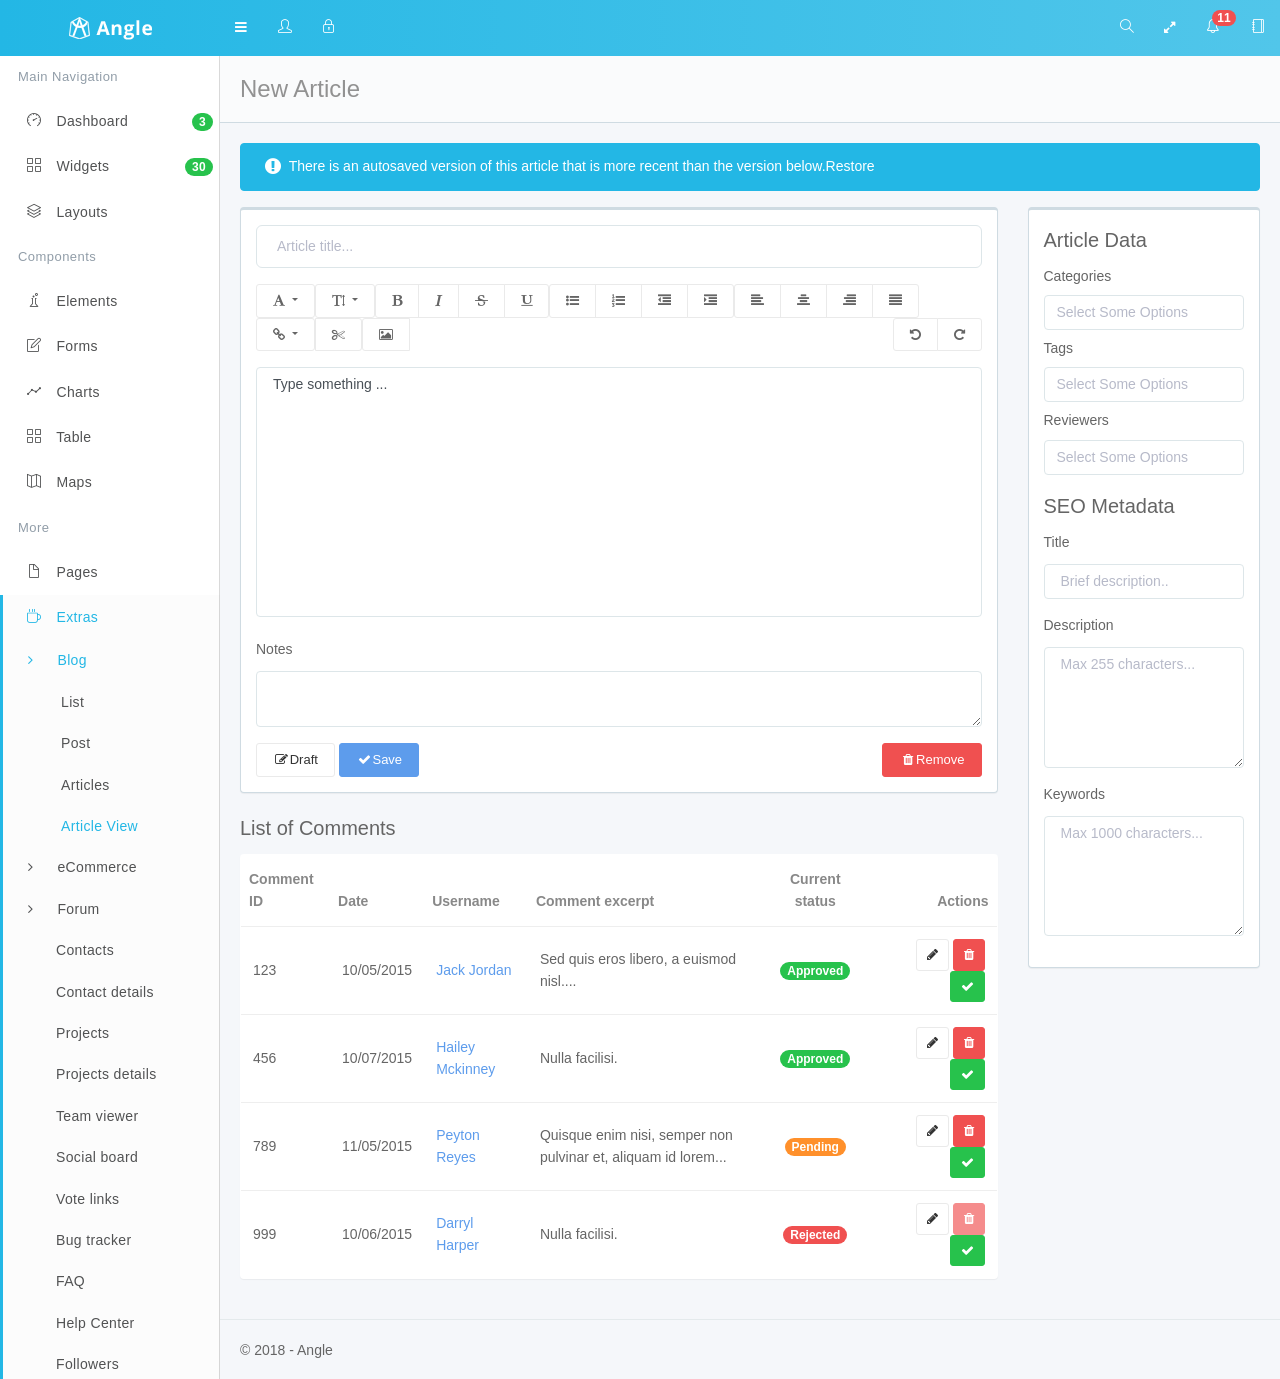
<file: html5jquery-bs4/app/blog-article-view.html>
<!DOCTYPE html>
<html lang="en">

<head>
   <meta charset="utf-8">
   <meta name="viewport" content="width=device-width, initial-scale=1, maximum-scale=1">
   <meta name="description" content="Bootstrap Admin App + jQuery">
   <meta name="keywords" content="app, responsive, jquery, bootstrap, dashboard, admin">
   <title>Angle - Bootstrap Admin Template</title>
   <!-- =============== VENDOR STYLES ===============-->
   <!-- FONT AWESOME-->
   <link rel="stylesheet" href="vendor/font-awesome/css/font-awesome.css">
   <!-- SIMPLE LINE ICONS-->
   <link rel="stylesheet" href="vendor/simple-line-icons/css/simple-line-icons.css">
   <!-- ANIMATE.CSS-->
   <link rel="stylesheet" href="vendor/animate.css/animate.css">
   <!-- WHIRL (spinners)-->
   <link rel="stylesheet" href="vendor/whirl/dist/whirl.css">
   <!-- =============== PAGE VENDOR STYLES ===============-->
   <!-- CHOSEN-->
   <link rel="stylesheet" href="vendor/chosen-js/chosen.css">
   <!-- =============== BOOTSTRAP STYLES ===============-->
   <link rel="stylesheet" href="css/bootstrap.css" id="bscss">
   <!-- =============== APP STYLES ===============-->
   <link rel="stylesheet" href="css/app.css" id="maincss">
</head>

<body>
   <div class="wrapper">
      <!-- top navbar-->
      <header class="topnavbar-wrapper">
         <!-- START Top Navbar-->
         <nav class="navbar topnavbar">
            <!-- START navbar header-->
            <div class="navbar-header">
               <a class="navbar-brand" href="#/">
                  <div class="brand-logo">
                     <img class="img-fluid" src="img/logo.png" alt="App Logo">
                  </div>
                  <div class="brand-logo-collapsed">
                     <img class="img-fluid" src="img/logo-single.png" alt="App Logo">
                  </div>
               </a>
            </div>
            <!-- END navbar header-->
            <!-- START Left navbar-->
            <ul class="navbar-nav mr-auto flex-row">
               <li class="nav-item">
                  <!-- Button used to collapse the left sidebar. Only visible on tablet and desktops-->
                  <a class="nav-link d-none d-md-block d-lg-block d-xl-block" href="#" data-trigger-resize="" data-toggle-state="aside-collapsed">
                     <em class="fa fa-navicon"></em>
                  </a>
                  <!-- Button to show/hide the sidebar on mobile. Visible on mobile only.-->
                  <a class="nav-link sidebar-toggle d-md-none" href="#" data-toggle-state="aside-toggled" data-no-persist="true">
                     <em class="fa fa-navicon"></em>
                  </a>
               </li>
               <!-- START User avatar toggle-->
               <li class="nav-item d-none d-md-block">
                  <!-- Button used to collapse the left sidebar. Only visible on tablet and desktops-->
                  <a class="nav-link" id="user-block-toggle" href="#user-block" data-toggle="collapse">
                     <em class="icon-user"></em>
                  </a>
               </li>
               <!-- END User avatar toggle-->
               <!-- START lock screen-->
               <li class="nav-item d-none d-md-block">
                  <a class="nav-link" href="lock.html" title="Lock screen">
                     <em class="icon-lock"></em>
                  </a>
               </li>
               <!-- END lock screen-->
            </ul>
            <!-- END Left navbar-->
            <!-- START Right Navbar-->
            <ul class="navbar-nav flex-row">
               <!-- Search icon-->
               <li class="nav-item">
                  <a class="nav-link" href="#" data-search-open="">
                     <em class="icon-magnifier"></em>
                  </a>
               </li>
               <!-- Fullscreen (only desktops)-->
               <li class="nav-item d-none d-md-block">
                  <a class="nav-link" href="#" data-toggle-fullscreen="">
                     <em class="fa fa-expand"></em>
                  </a>
               </li>
               <!-- START Alert menu-->
               <li class="nav-item dropdown dropdown-list">
                  <a class="nav-link dropdown-toggle dropdown-toggle-nocaret" href="#" data-toggle="dropdown">
                     <em class="icon-bell"></em>
                     <span class="badge badge-danger">11</span>
                  </a>
                  <!-- START Dropdown menu-->
                  <div class="dropdown-menu dropdown-menu-right animated flipInX">
                     <div class="dropdown-item">
                        <!-- START list group-->
                        <div class="list-group">
                           <!-- list item-->
                           <div class="list-group-item list-group-item-action">
                              <div class="media">
                                 <div class="align-self-start mr-2">
                                    <em class="fa fa-twitter fa-2x text-info"></em>
                                 </div>
                                 <div class="media-body">
                                    <p class="m-0">New followers</p>
                                    <p class="m-0 text-muted text-sm">1 new follower</p>
                                 </div>
                              </div>
                           </div>
                           <!-- list item-->
                           <div class="list-group-item list-group-item-action">
                              <div class="media">
                                 <div class="align-self-start mr-2">
                                    <em class="fa fa-envelope fa-2x text-warning"></em>
                                 </div>
                                 <div class="media-body">
                                    <p class="m-0">New e-mails</p>
                                    <p class="m-0 text-muted text-sm">You have 10 new emails</p>
                                 </div>
                              </div>
                           </div>
                           <!-- list item-->
                           <div class="list-group-item list-group-item-action">
                              <div class="media">
                                 <div class="align-self-start mr-2">
                                    <em class="fa fa-tasks fa-2x text-success"></em>
                                 </div>
                                 <div class="media-body">
                                    <p class="m-0">Pending Tasks</p>
                                    <p class="m-0 text-muted text-sm">11 pending task</p>
                                 </div>
                              </div>
                           </div>
                           <!-- last list item-->
                           <div class="list-group-item list-group-item-action">
                              <span class="d-flex align-items-center">
                                 <span class="text-sm">More notifications</span>
                                 <span class="badge badge-danger ml-auto">14</span>
                              </span>
                           </div>
                        </div>
                        <!-- END list group-->
                     </div>
                  </div>
                  <!-- END Dropdown menu-->
               </li>
               <!-- END Alert menu-->
               <!-- START Offsidebar button-->
               <li class="nav-item">
                  <a class="nav-link" href="#" data-toggle-state="offsidebar-open" data-no-persist="true">
                     <em class="icon-notebook"></em>
                  </a>
               </li>
               <!-- END Offsidebar menu-->
            </ul>
            <!-- END Right Navbar-->
            <!-- START Search form-->
            <form class="navbar-form" role="search" action="search.html">
               <div class="form-group">
                  <input class="form-control" type="text" placeholder="Type and hit enter ...">
                  <div class="fa fa-times navbar-form-close" data-search-dismiss=""></div>
               </div>
               <button class="d-none" type="submit">Submit</button>
            </form>
            <!-- END Search form-->
         </nav>
         <!-- END Top Navbar-->
      </header>
      <!-- sidebar-->
      <aside class="aside-container">
         <!-- START Sidebar (left)-->
         <div class="aside-inner">
            <nav class="sidebar" data-sidebar-anyclick-close="">
               <!-- START sidebar nav-->
               <ul class="sidebar-nav">
                  <!-- START user info-->
                  <li class="has-user-block">
                     <div class="collapse" id="user-block">
                        <div class="item user-block">
                           <!-- User picture-->
                           <div class="user-block-picture">
                              <div class="user-block-status">
                                 <img class="img-thumbnail rounded-circle" src="img/user/02.jpg" alt="Avatar" width="60" height="60">
                                 <div class="circle bg-success circle-lg"></div>
                              </div>
                           </div>
                           <!-- Name and Job-->
                           <div class="user-block-info">
                              <span class="user-block-name">Hello, Mike</span>
                              <span class="user-block-role">Designer</span>
                           </div>
                        </div>
                     </div>
                  </li>
                  <!-- END user info-->
                  <!-- Iterates over all sidebar items-->
                  <li class="nav-heading ">
                     <span data-localize="sidebar.heading.HEADER">Main Navigation</span>
                  </li>
                  <li class=" ">
                     <a href="#dashboard" title="Dashboard" data-toggle="collapse">
                        <div class="float-right badge badge-success">3</div>
                        <em class="icon-speedometer"></em>
                        <span data-localize="sidebar.nav.DASHBOARD">Dashboard</span>
                     </a>
                     <ul class="sidebar-nav sidebar-subnav collapse" id="dashboard">
                        <li class="sidebar-subnav-header">Dashboard</li>
                        <li class=" ">
                           <a href="dashboard.html" title="Dashboard v1">
                              <span>Dashboard v1</span>
                           </a>
                        </li>
                        <li class=" ">
                           <a href="dashboard_v2.html" title="Dashboard v2">
                              <span>Dashboard v2</span>
                           </a>
                        </li>
                        <li class=" ">
                           <a href="dashboard_v3.html" title="Dashboard v3">
                              <span>Dashboard v3</span>
                           </a>
                        </li>
                     </ul>
                  </li>
                  <li class=" ">
                     <a href="widgets.html" title="Widgets">
                        <div class="float-right badge badge-success">30</div>
                        <em class="icon-grid"></em>
                        <span data-localize="sidebar.nav.WIDGETS">Widgets</span>
                     </a>
                  </li>
                  <li class=" ">
                     <a href="#layout" title="Layouts" data-toggle="collapse">
                        <em class="icon-layers"></em>
                        <span>Layouts</span>
                     </a>
                     <ul class="sidebar-nav sidebar-subnav collapse" id="layout">
                        <li class="sidebar-subnav-header">Layouts</li>
                        <li class=" ">
                           <a href="dashboard_h.html" title="Horizontal">
                              <span>Horizontal</span>
                           </a>
                        </li>
                     </ul>
                  </li>
                  <li class="nav-heading ">
                     <span data-localize="sidebar.heading.COMPONENTS">Components</span>
                  </li>
                  <li class=" ">
                     <a href="#elements" title="Elements" data-toggle="collapse">
                        <em class="icon-chemistry"></em>
                        <span data-localize="sidebar.nav.element.ELEMENTS">Elements</span>
                     </a>
                     <ul class="sidebar-nav sidebar-subnav collapse" id="elements">
                        <li class="sidebar-subnav-header">Elements</li>
                        <li class=" ">
                           <a href="buttons.html" title="Buttons">
                              <span data-localize="sidebar.nav.element.BUTTON">Buttons</span>
                           </a>
                        </li>
                        <li class=" ">
                           <a href="notifications.html" title="Notifications">
                              <span data-localize="sidebar.nav.element.NOTIFICATION">Notifications</span>
                           </a>
                        </li>
                        <li class=" ">
                           <a href="sweetalert.html" title="Sweet Alert">
                              <span>Sweet Alert</span>
                           </a>
                        </li>
                        <li class=" ">
                           <a href="carousel.html" title="Carousel">
                              <span data-localize="sidebar.nav.element.INTERACTION">Carousel</span>
                           </a>
                        </li>
                        <li class=" ">
                           <a href="spinners.html" title="Spinners">
                              <span data-localize="sidebar.nav.element.SPINNER">Spinners</span>
                           </a>
                        </li>
                        <li class=" ">
                           <a href="animations.html" title="Animations">
                              <span data-localize="sidebar.nav.element.ANIMATION">Animations</span>
                           </a>
                        </li>
                        <li class=" ">
                           <a href="dropdown-animations.html" title="Dropdown">
                              <span data-localize="sidebar.nav.element.DROPDOWN">Dropdown</span>
                           </a>
                        </li>
                        <li class=" ">
                           <a href="nestable.html" title="Nestable">
                              <span>Nestable</span>
                           </a>
                        </li>
                        <li class=" ">
                           <a href="sortable.html" title="Sortable">
                              <span>Sortable</span>
                           </a>
                        </li>
                        <li class=" ">
                           <a href="cards.html" title="Cards">
                              <span data-localize="sidebar.nav.element.CARDS">Cards</span>
                           </a>
                        </li>
                        <li class=" ">
                           <a href="portlets.html" title="Portlets">
                              <span data-localize="sidebar.nav.element.PORTLET">Portlets</span>
                           </a>
                        </li>
                        <li class=" ">
                           <a href="grid.html" title="Grid">
                              <span data-localize="sidebar.nav.element.GRID">Grid</span>
                           </a>
                        </li>
                        <li class=" ">
                           <a href="grid-masonry.html" title="Grid Masonry">
                              <span data-localize="sidebar.nav.element.GRID_MASONRY">Grid Masonry</span>
                           </a>
                        </li>
                        <li class=" ">
                           <a href="typo.html" title="Typography">
                              <span data-localize="sidebar.nav.element.TYPO">Typography</span>
                           </a>
                        </li>
                        <li class=" ">
                           <a href="icons-font.html" title="Font Icons">
                              <div class="float-right badge badge-success">+400</div>
                              <span data-localize="sidebar.nav.element.FONT_ICON">Font Icons</span>
                           </a>
                        </li>
                        <li class=" ">
                           <a href="icons-weather.html" title="Weather Icons">
                              <div class="float-right badge badge-success">+100</div>
                              <span data-localize="sidebar.nav.element.WEATHER_ICON">Weather Icons</span>
                           </a>
                        </li>
                        <li class=" ">
                           <a href="colors.html" title="Colors">
                              <span data-localize="sidebar.nav.element.COLOR">Colors</span>
                           </a>
                        </li>
                     </ul>
                  </li>
                  <li class=" ">
                     <a href="#forms" title="Forms" data-toggle="collapse">
                        <em class="icon-note"></em>
                        <span data-localize="sidebar.nav.form.FORM">Forms</span>
                     </a>
                     <ul class="sidebar-nav sidebar-subnav collapse" id="forms">
                        <li class="sidebar-subnav-header">Forms</li>
                        <li class=" ">
                           <a href="form-standard.html" title="Standard">
                              <span data-localize="sidebar.nav.form.STANDARD">Standard</span>
                           </a>
                        </li>
                        <li class=" ">
                           <a href="form-extended.html" title="Extended">
                              <span data-localize="sidebar.nav.form.EXTENDED">Extended</span>
                           </a>
                        </li>
                        <li class=" ">
                           <a href="form-validation.html" title="Validation">
                              <span data-localize="sidebar.nav.form.VALIDATION">Validation</span>
                           </a>
                        </li>
                        <li class=" ">
                           <a href="form-wizard.html" title="Wizard">
                              <span>Wizard</span>
                           </a>
                        </li>
                        <li class=" ">
                           <a href="form-upload.html" title="Upload">
                              <span>Upload</span>
                           </a>
                        </li>
                        <li class=" ">
                           <a href="form-xeditable.html" title="xEditable">
                              <span>xEditable</span>
                           </a>
                        </li>
                        <li class=" ">
                           <a href="form-imagecrop.html" title="Cropper">
                              <span>Cropper</span>
                           </a>
                        </li>
                     </ul>
                  </li>
                  <li class=" ">
                     <a href="#charts" title="Charts" data-toggle="collapse">
                        <em class="icon-graph"></em>
                        <span data-localize="sidebar.nav.chart.CHART">Charts</span>
                     </a>
                     <ul class="sidebar-nav sidebar-subnav collapse" id="charts">
                        <li class="sidebar-subnav-header">Charts</li>
                        <li class=" ">
                           <a href="chart-flot.html" title="Flot">
                              <span data-localize="sidebar.nav.chart.FLOT">Flot</span>
                           </a>
                        </li>
                        <li class=" ">
                           <a href="chart-radial.html" title="Radial">
                              <span data-localize="sidebar.nav.chart.RADIAL">Radial</span>
                           </a>
                        </li>
                        <li class=" ">
                           <a href="chart-js.html" title="Chart JS">
                              <span>Chart JS</span>
                           </a>
                        </li>
                        <li class=" ">
                           <a href="chart-rickshaw.html" title="Rickshaw">
                              <span>Rickshaw</span>
                           </a>
                        </li>
                        <li class=" ">
                           <a href="chart-morris.html" title="MorrisJS">
                              <span>MorrisJS</span>
                           </a>
                        </li>
                        <li class=" ">
                           <a href="chart-chartist.html" title="Chartist">
                              <span>Chartist</span>
                           </a>
                        </li>
                     </ul>
                  </li>
                  <li class=" ">
                     <a href="#tables" title="Tables" data-toggle="collapse">
                        <em class="icon-grid"></em>
                        <span data-localize="sidebar.nav.table.TABLE">Tables</span>
                     </a>
                     <ul class="sidebar-nav sidebar-subnav collapse" id="tables">
                        <li class="sidebar-subnav-header">Tables</li>
                        <li class=" ">
                           <a href="table-standard.html" title="Standard">
                              <span data-localize="sidebar.nav.table.STANDARD">Standard</span>
                           </a>
                        </li>
                        <li class=" ">
                           <a href="table-extended.html" title="Extended">
                              <span data-localize="sidebar.nav.table.EXTENDED">Extended</span>
                           </a>
                        </li>
                        <li class=" ">
                           <a href="table-datatable.html" title="DataTables">
                              <span data-localize="sidebar.nav.table.DATATABLE">DataTables</span>
                           </a>
                        </li>
                        <li class=" ">
                           <a href="table-bootgrid.html" title="BootGrid">
                              <span>BootGrid</span>
                           </a>
                        </li>
                     </ul>
                  </li>
                  <li class=" ">
                     <a href="#maps" title="Maps" data-toggle="collapse">
                        <em class="icon-map"></em>
                        <span data-localize="sidebar.nav.map.MAP">Maps</span>
                     </a>
                     <ul class="sidebar-nav sidebar-subnav collapse" id="maps">
                        <li class="sidebar-subnav-header">Maps</li>
                        <li class=" ">
                           <a href="maps-google.html" title="Google Maps">
                              <span data-localize="sidebar.nav.map.GOOGLE">Google Maps</span>
                           </a>
                        </li>
                        <li class=" ">
                           <a href="maps-vector.html" title="Vector Maps">
                              <span data-localize="sidebar.nav.map.VECTOR">Vector Maps</span>
                           </a>
                        </li>
                     </ul>
                  </li>
                  <li class="nav-heading ">
                     <span data-localize="sidebar.heading.MORE">More</span>
                  </li>
                  <li class=" ">
                     <a href="#pages" title="Pages" data-toggle="collapse">
                        <em class="icon-doc"></em>
                        <span data-localize="sidebar.nav.pages.PAGES">Pages</span>
                     </a>
                     <ul class="sidebar-nav sidebar-subnav collapse" id="pages">
                        <li class="sidebar-subnav-header">Pages</li>
                        <li class=" ">
                           <a href="login.html" title="Login">
                              <span data-localize="sidebar.nav.pages.LOGIN">Login</span>
                           </a>
                        </li>
                        <li class=" ">
                           <a href="register.html" title="Sign up">
                              <span data-localize="sidebar.nav.pages.REGISTER">Sign up</span>
                           </a>
                        </li>
                        <li class=" ">
                           <a href="recover.html" title="Recover Password">
                              <span data-localize="sidebar.nav.pages.RECOVER">Recover Password</span>
                           </a>
                        </li>
                        <li class=" ">
                           <a href="lock.html" title="Lock">
                              <span data-localize="sidebar.nav.pages.LOCK">Lock</span>
                           </a>
                        </li>
                        <li class=" ">
                           <a href="template.html" title="Starter Template">
                              <span data-localize="sidebar.nav.pages.STARTER">Starter Template</span>
                           </a>
                        </li>
                        <li class=" ">
                           <a href="404.html" title="404">
                              <span>404</span>
                           </a>
                        </li>
                        <li class=" ">
                           <a href="500.html" title="500">
                              <span>500</span>
                           </a>
                        </li>
                        <li class=" ">
                           <a href="maintenance.html" title="Maintenance">
                              <span>Maintenance</span>
                           </a>
                        </li>
                     </ul>
                  </li>
                  <li class=" ">
                     <a href="#extras" title="Extras" data-toggle="collapse">
                        <em class="icon-cup"></em>
                        <span data-localize="sidebar.nav.extra.EXTRA">Extras</span>
                     </a>
                     <ul class="sidebar-nav sidebar-subnav collapse" id="extras">
                        <li class="sidebar-subnav-header">Extras</li>
                        <li class=" ">
                           <a href="#blog" title="Blog" data-toggle="collapse">
                              <em class="fa fa-angle-right"></em>
                              <span>Blog</span>
                           </a>
                           <ul class="sidebar-nav sidebar-subnav collapse" id="blog">
                              <li class="sidebar-subnav-header">Blog</li>
                              <li class=" ">
                                 <a href="blog.html" title="List">
                                    <span>List</span>
                                 </a>
                              </li>
                              <li class=" ">
                                 <a href="blog-post.html" title="Post">
                                    <span>Post</span>
                                 </a>
                              </li>
                              <li class=" ">
                                 <a href="blog-articles.html" title="Articles">
                                    <span>Articles</span>
                                 </a>
                              </li>
                              <li class=" active">
                                 <a href="blog-article-view.html" title="Article View">
                                    <span>Article View</span>
                                 </a>
                              </li>
                           </ul>
                        </li>
                        <li class=" ">
                           <a href="#ecommerce" title="eCommerce" data-toggle="collapse">
                              <em class="fa fa-angle-right"></em>
                              <span>eCommerce</span>
                           </a>
                           <ul class="sidebar-nav sidebar-subnav collapse" id="ecommerce">
                              <li class="sidebar-subnav-header">eCommerce</li>
                              <li class=" ">
                                 <a href="ecommerce-orders.html" title="Orders">
                                    <div class="float-right badge badge-success">10</div>
                                    <span>Orders</span>
                                 </a>
                              </li>
                              <li class=" ">
                                 <a href="ecommerce-order-view.html" title="Order View">
                                    <span>Order View</span>
                                 </a>
                              </li>
                              <li class=" ">
                                 <a href="ecommerce-products.html" title="Products">
                                    <span>Products</span>
                                 </a>
                              </li>
                              <li class=" ">
                                 <a href="ecommerce-product-view.html" title="Product View">
                                    <span>Product View</span>
                                 </a>
                              </li>
                              <li class=" ">
                                 <a href="ecommerce-checkout.html" title="Checkout">
                                    <span>Checkout</span>
                                 </a>
                              </li>
                           </ul>
                        </li>
                        <li class=" ">
                           <a href="#forum" title="Forum" data-toggle="collapse">
                              <em class="fa fa-angle-right"></em>
                              <span>Forum</span>
                           </a>
                           <ul class="sidebar-nav sidebar-subnav collapse" id="forum">
                              <li class="sidebar-subnav-header">Forum</li>
                              <li class=" ">
                                 <a href="forum-categories.html" title="Categories">
                                    <span>Categories</span>
                                 </a>
                              </li>
                              <li class=" ">
                                 <a href="forum-topics.html" title="Topics">
                                    <span>Topics</span>
                                 </a>
                              </li>
                              <li class=" ">
                                 <a href="forum-discussion.html" title="Discussion">
                                    <span>Discussion</span>
                                 </a>
                              </li>
                           </ul>
                        </li>
                        <li class=" ">
                           <a href="contacts.html" title="Contacts">
                              <span>Contacts</span>
                           </a>
                        </li>
                        <li class=" ">
                           <a href="contact-details.html" title="Contact details">
                              <span>Contact details</span>
                           </a>
                        </li>
                        <li class=" ">
                           <a href="projects.html" title="Projects">
                              <span>Projects</span>
                           </a>
                        </li>
                        <li class=" ">
                           <a href="project-details.html" title="Projects details">
                              <span>Projects details</span>
                           </a>
                        </li>
                        <li class=" ">
                           <a href="team-viewer.html" title="Team viewer">
                              <span>Team viewer</span>
                           </a>
                        </li>
                        <li class=" ">
                           <a href="social-board.html" title="Social board">
                              <span>Social board</span>
                           </a>
                        </li>
                        <li class=" ">
                           <a href="vote-links.html" title="Vote links">
                              <span>Vote links</span>
                           </a>
                        </li>
                        <li class=" ">
                           <a href="bug-tracker.html" title="Bug tracker">
                              <span>Bug tracker</span>
                           </a>
                        </li>
                        <li class=" ">
                           <a href="faq.html" title="FAQ">
                              <span>FAQ</span>
                           </a>
                        </li>
                        <li class=" ">
                           <a href="help-center.html" title="Help Center">
                              <span>Help Center</span>
                           </a>
                        </li>
                        <li class=" ">
                           <a href="followers.html" title="Followers">
                              <span>Followers</span>
                           </a>
                        </li>
                        <li class=" ">
                           <a href="settings.html" title="Settings">
                              <span>Settings</span>
                           </a>
                        </li>
                        <li class=" ">
                           <a href="plans.html" title="Plans">
                              <span>Plans</span>
                           </a>
                        </li>
                        <li class=" ">
                           <a href="file-manager.html" title="File manager">
                              <span>File manager</span>
                           </a>
                        </li>
                        <li class=" ">
                           <a href="mailbox.html" title="Mailbox">
                              <span data-localize="sidebar.nav.extra.MAILBOX">Mailbox</span>
                           </a>
                        </li>
                        <li class=" ">
                           <a href="timeline.html" title="Timeline">
                              <span data-localize="sidebar.nav.extra.TIMELINE">Timeline</span>
                           </a>
                        </li>
                        <li class=" ">
                           <a href="calendar.html" title="Calendar">
                              <span data-localize="sidebar.nav.extra.CALENDAR">Calendar</span>
                           </a>
                        </li>
                        <li class=" ">
                           <a href="invoice.html" title="Invoice">
                              <span data-localize="sidebar.nav.extra.INVOICE">Invoice</span>
                           </a>
                        </li>
                        <li class=" ">
                           <a href="search.html" title="Search">
                              <span data-localize="sidebar.nav.extra.SEARCH">Search</span>
                           </a>
                        </li>
                        <li class=" ">
                           <a href="todo.html" title="Todo List">
                              <span data-localize="sidebar.nav.extra.TODO">Todo List</span>
                           </a>
                        </li>
                        <li class=" ">
                           <a href="profile.html" title="Profile">
                              <span data-localize="sidebar.nav.extra.PROFILE">Profile</span>
                           </a>
                        </li>
                     </ul>
                  </li>
                  <li class=" ">
                     <a href="#multilevel" title="Multilevel" data-toggle="collapse">
                        <em class="fa fa-folder-open-o"></em>
                        <span>Multilevel</span>
                     </a>
                     <ul class="sidebar-nav sidebar-subnav collapse" id="multilevel">
                        <li class="sidebar-subnav-header">Multilevel</li>
                        <li class=" ">
                           <a href="#level1" title="Level 1" data-toggle="collapse">
                              <span>Level 1</span>
                           </a>
                           <ul class="sidebar-nav sidebar-subnav collapse" id="level1">
                              <li class="sidebar-subnav-header">Level 1</li>
                              <li class=" ">
                                 <a href="multilevel-1.html" title="Level1 Item">
                                    <span>Level1 Item</span>
                                 </a>
                              </li>
                              <li class=" ">
                                 <a href="#level2" title="Level 2" data-toggle="collapse">
                                    <span>Level 2</span>
                                 </a>
                                 <ul class="sidebar-nav sidebar-subnav collapse" id="level2">
                                    <li class="sidebar-subnav-header">Level 2</li>
                                    <li class=" ">
                                       <a href="#level3" title="Level 3" data-toggle="collapse">
                                          <span>Level 3</span>
                                       </a>
                                       <ul class="sidebar-nav sidebar-subnav collapse" id="level3">
                                          <li class="sidebar-subnav-header">Level 3</li>
                                          <li class=" ">
                                             <a href="multilevel-3.html" title="Level3 Item">
                                                <span>Level3 Item</span>
                                             </a>
                                          </li>
                                       </ul>
                                    </li>
                                 </ul>
                              </li>
                           </ul>
                        </li>
                     </ul>
                  </li>
                  <li class=" ">
                     <a href="documentation.html" title="Documentation">
                        <em class="icon-graduation"></em>
                        <span data-localize="sidebar.nav.DOCUMENTATION">Documentation</span>
                     </a>
                  </li>
               </ul>
               <!-- END sidebar nav-->
            </nav>
         </div>
         <!-- END Sidebar (left)-->
      </aside>
      <!-- offsidebar-->
      <aside class="offsidebar d-none">
         <!-- START Off Sidebar (right)-->
         <nav>
            <div role="tabpanel">
               <!-- Nav tabs-->
               <ul class="nav nav-tabs nav-justified" role="tablist">
                  <li class="nav-item" role="presentation">
                     <a class="nav-link active" href="#app-settings" aria-controls="app-settings" role="tab" data-toggle="tab">
                        <em class="icon-equalizer fa-lg"></em>
                     </a>
                  </li>
                  <li class="nav-item" role="presentation">
                     <a class="nav-link" href="#app-chat" aria-controls="app-chat" role="tab" data-toggle="tab">
                        <em class="icon-user fa-lg"></em>
                     </a>
                  </li>
               </ul>
               <!-- Tab panes-->
               <div class="tab-content">
                  <div class="tab-pane fade active show" id="app-settings" role="tabpanel">
                     <h3 class="text-center text-thin mt-4">Settings</h3>
                     <div class="p-2">
                        <h4 class="text-muted text-thin">Themes</h4>
                        <div class="row row-flush mb-2">
                           <div class="col mb-2">
                              <div class="setting-color">
                                 <label data-load-css="css/theme-a.css">
                                    <input type="radio" name="setting-theme" checked="checked">
                                    <span class="icon-check"></span>
                                    <span class="split">
                                       <span class="color bg-info"></span>
                                       <span class="color bg-info-light"></span>
                                    </span>
                                    <span class="color bg-white"></span>
                                 </label>
                              </div>
                           </div>
                           <div class="col mb-2">
                              <div class="setting-color">
                                 <label data-load-css="css/theme-b.css">
                                    <input type="radio" name="setting-theme">
                                    <span class="icon-check"></span>
                                    <span class="split">
                                       <span class="color bg-green"></span>
                                       <span class="color bg-green-light"></span>
                                    </span>
                                    <span class="color bg-white"></span>
                                 </label>
                              </div>
                           </div>
                           <div class="col mb-2">
                              <div class="setting-color">
                                 <label data-load-css="css/theme-c.css">
                                    <input type="radio" name="setting-theme">
                                    <span class="icon-check"></span>
                                    <span class="split">
                                       <span class="color bg-purple"></span>
                                       <span class="color bg-purple-light"></span>
                                    </span>
                                    <span class="color bg-white"></span>
                                 </label>
                              </div>
                           </div>
                           <div class="col mb-2">
                              <div class="setting-color">
                                 <label data-load-css="css/theme-d.css">
                                    <input type="radio" name="setting-theme">
                                    <span class="icon-check"></span>
                                    <span class="split">
                                       <span class="color bg-danger"></span>
                                       <span class="color bg-danger-light"></span>
                                    </span>
                                    <span class="color bg-white"></span>
                                 </label>
                              </div>
                           </div>
                        </div>
                        <div class="row row-flush mb-2">
                           <div class="col mb-2">
                              <div class="setting-color">
                                 <label data-load-css="css/theme-e.css">
                                    <input type="radio" name="setting-theme">
                                    <span class="icon-check"></span>
                                    <span class="split">
                                       <span class="color bg-info-dark"></span>
                                       <span class="color bg-info"></span>
                                    </span>
                                    <span class="color bg-gray-dark"></span>
                                 </label>
                              </div>
                           </div>
                           <div class="col mb-2">
                              <div class="setting-color">
                                 <label data-load-css="css/theme-f.css">
                                    <input type="radio" name="setting-theme">
                                    <span class="icon-check"></span>
                                    <span class="split">
                                       <span class="color bg-green-dark"></span>
                                       <span class="color bg-green"></span>
                                    </span>
                                    <span class="color bg-gray-dark"></span>
                                 </label>
                              </div>
                           </div>
                           <div class="col mb-2">
                              <div class="setting-color">
                                 <label data-load-css="css/theme-g.css">
                                    <input type="radio" name="setting-theme">
                                    <span class="icon-check"></span>
                                    <span class="split">
                                       <span class="color bg-purple-dark"></span>
                                       <span class="color bg-purple"></span>
                                    </span>
                                    <span class="color bg-gray-dark"></span>
                                 </label>
                              </div>
                           </div>
                           <div class="col mb-2">
                              <div class="setting-color">
                                 <label data-load-css="css/theme-h.css">
                                    <input type="radio" name="setting-theme">
                                    <span class="icon-check"></span>
                                    <span class="split">
                                       <span class="color bg-danger-dark"></span>
                                       <span class="color bg-danger"></span>
                                    </span>
                                    <span class="color bg-gray-dark"></span>
                                 </label>
                              </div>
                           </div>
                        </div>
                     </div>
                     <div class="p-2">
                        <h4 class="text-muted text-thin">Layout</h4>
                        <div class="clearfix">
                           <p class="float-left">Fixed</p>
                           <div class="float-right">
                              <label class="switch">
                                 <input id="chk-fixed" type="checkbox" data-toggle-state="layout-fixed">
                                 <span></span>
                              </label>
                           </div>
                        </div>
                        <div class="clearfix">
                           <p class="float-left">Boxed</p>
                           <div class="float-right">
                              <label class="switch">
                                 <input id="chk-boxed" type="checkbox" data-toggle-state="layout-boxed">
                                 <span></span>
                              </label>
                           </div>
                        </div>
                        <div class="clearfix">
                           <p class="float-left">RTL</p>
                           <div class="float-right">
                              <label class="switch">
                                 <input id="chk-rtl" type="checkbox">
                                 <span></span>
                              </label>
                           </div>
                        </div>
                     </div>
                     <div class="p-2">
                        <h4 class="text-muted text-thin">Aside</h4>
                        <div class="clearfix">
                           <p class="float-left">Collapsed</p>
                           <div class="float-right">
                              <label class="switch">
                                 <input id="chk-collapsed" type="checkbox" data-toggle-state="aside-collapsed">
                                 <span></span>
                              </label>
                           </div>
                        </div>
                        <div class="clearfix">
                           <p class="float-left">Collapsed Text</p>
                           <div class="float-right">
                              <label class="switch">
                                 <input id="chk-collapsed-text" type="checkbox" data-toggle-state="aside-collapsed-text">
                                 <span></span>
                              </label>
                           </div>
                        </div>
                        <div class="clearfix">
                           <p class="float-left">Float</p>
                           <div class="float-right">
                              <label class="switch">
                                 <input id="chk-float" type="checkbox" data-toggle-state="aside-float">
                                 <span></span>
                              </label>
                           </div>
                        </div>
                        <div class="clearfix">
                           <p class="float-left">Hover</p>
                           <div class="float-right">
                              <label class="switch">
                                 <input id="chk-hover" type="checkbox" data-toggle-state="aside-hover">
                                 <span></span>
                              </label>
                           </div>
                        </div>
                        <div class="clearfix">
                           <p class="float-left">Show Scrollbar</p>
                           <div class="float-right">
                              <label class="switch">
                                 <input id="chk-scroll" type="checkbox" data-toggle-state="show-scrollbar" data-target=".sidebar">
                                 <span></span>
                              </label>
                           </div>
                        </div>
                     </div>
                  </div>
                  <div class="tab-pane fade" id="app-chat" role="tabpanel">
                     <h3 class="text-center text-thin mt-4">Connections</h3>
                     <div class="list-group">
                        <!-- START list title-->
                        <div class="list-group-item border-0">
                           <small class="text-muted">ONLINE</small>
                        </div>
                        <!-- END list title-->
                        <div class="list-group-item list-group-item-action border-0">
                           <div class="media">
                              <img class="align-self-center mr-3 rounded-circle thumb48" src="img/user/05.jpg" alt="Image">
                              <div class="media-body text-truncate">
                                 <a href="#">
                                    <strong>Juan Sims</strong>
                                 </a>
                                 <br>
                                 <small class="text-muted">Designeer</small>
                              </div>
                              <div class="ml-auto">
                                 <span class="circle bg-success circle-lg"></span>
                              </div>
                           </div>
                        </div>
                        <div class="list-group-item list-group-item-action border-0">
                           <div class="media">
                              <img class="align-self-center mr-3 rounded-circle thumb48" src="img/user/06.jpg" alt="Image">
                              <div class="media-body text-truncate">
                                 <a href="#">
                                    <strong>Maureen Jenkins</strong>
                                 </a>
                                 <br>
                                 <small class="text-muted">Designeer</small>
                              </div>
                              <div class="ml-auto">
                                 <span class="circle bg-success circle-lg"></span>
                              </div>
                           </div>
                        </div>
                        <div class="list-group-item list-group-item-action border-0">
                           <div class="media">
                              <img class="align-self-center mr-3 rounded-circle thumb48" src="img/user/07.jpg" alt="Image">
                              <div class="media-body text-truncate">
                                 <a href="#">
                                    <strong>Billie Dunn</strong>
                                 </a>
                                 <br>
                                 <small class="text-muted">Designeer</small>
                              </div>
                              <div class="ml-auto">
                                 <span class="circle bg-danger circle-lg"></span>
                              </div>
                           </div>
                        </div>
                        <div class="list-group-item list-group-item-action border-0">
                           <div class="media">
                              <img class="align-self-center mr-3 rounded-circle thumb48" src="img/user/08.jpg" alt="Image">
                              <div class="media-body text-truncate">
                                 <a href="#">
                                    <strong>Tomothy Roberts</strong>
                                 </a>
                                 <br>
                                 <small class="text-muted">Designeer</small>
                              </div>
                              <div class="ml-auto">
                                 <span class="circle bg-warning circle-lg"></span>
                              </div>
                           </div>
                        </div>
                        <!-- START list title-->
                        <div class="list-group-item border-0">
                           <small class="text-muted">OFFLINE</small>
                        </div>
                        <!-- END list title-->
                        <div class="list-group-item list-group-item-action border-0">
                           <div class="media">
                              <img class="align-self-center mr-3 rounded-circle thumb48" src="img/user/09.jpg" alt="Image">
                              <div class="media-body text-truncate">
                                 <a href="#">
                                    <strong>Lawrence Robinson</strong>
                                 </a>
                                 <br>
                                 <small class="text-muted">Designeer</small>
                              </div>
                              <div class="ml-auto">
                                 <span class="circle bg-warning circle-lg"></span>
                              </div>
                           </div>
                        </div>
                        <div class="list-group-item list-group-item-action border-0">
                           <div class="media">
                              <img class="align-self-center mr-3 rounded-circle thumb48" src="img/user/10.jpg" alt="Image">
                              <div class="media-body text-truncate">
                                 <a href="#">
                                    <strong>Tyrone Owens</strong>
                                 </a>
                                 <br>
                                 <small class="text-muted">Designeer</small>
                              </div>
                              <div class="ml-auto">
                                 <span class="circle bg-warning circle-lg"></span>
                              </div>
                           </div>
                        </div>
                     </div>
                     <div class="px-3 py-4 text-center">
                        <!-- Optional link to list more users-->
                        <a class="btn btn-purple btn-sm" href="#" title="See more contacts">
                           <strong>Load more..</strong>
                        </a>
                     </div>
                     <!-- Extra items-->
                     <div class="px-3 py-2">
                        <p>
                           <small class="text-muted">Tasks completion</small>
                        </p>
                        <div class="progress progress-xs m-0">
                           <div class="progress-bar bg-success" role="progressbar" aria-valuenow="80" aria-valuemin="0" aria-valuemax="100" style="width: 80%;">
                              <span class="sr-only">80% Complete</span>
                           </div>
                        </div>
                     </div>
                     <div class="px-3 py-2">
                        <p>
                           <small class="text-muted">Upload quota</small>
                        </p>
                        <div class="progress progress-xs m-0">
                           <div class="progress-bar bg-warning" role="progressbar" aria-valuenow="40" aria-valuemin="0" aria-valuemax="100" style="width: 40%;">
                              <span class="sr-only">40% Complete</span>
                           </div>
                        </div>
                     </div>
                  </div>
               </div>
            </div>
         </nav>
         <!-- END Off Sidebar (right)-->
      </aside>
      <!-- Main section-->
      <section class="section-container">
         <!-- Page content-->
         <div class="content-wrapper">
            <div class="content-heading">New Article</div>
            <div class="alert alert-info">
               <em class="fa fa-exclamation-circle fa-lg fa-fw"></em>
               <span>There is an autosaved version of this article that is more recent than the version below.<a class="text-white" href="#">Restore</a>
               </span>
            </div>
            <div class="row">
               <!-- Article Content-->
               <div class="col-xl-9">
                  <div class="card card-default">
                     <div class="card-body">
                        <form action="#">
                           <input class="mb-3 form-control form-control-lg" type="text" name="article-title" placeholder="Article title...">
                           <div class="btn-toolbar" data-role="editor-toolbar" data-target="#editor">
                              <div class="btn-group dropdown">
                                 <a class="btn btn-secondary dropdown-toggle" data-toggle="dropdown" title="Font">
                                    <em class="fa fa-font"></em>
                                 </a>
                                 <div class="dropdown-menu"><a class="dropdown-item" href="javacript:void" data-edit="fontName Arial" style="font-family:'Arial';">Arial</a><a class="dropdown-item" href="javacript:void" data-edit="fontName Sans" style="font-family:'Sans';">Sans</a>
                                    <a
                                    class="dropdown-item" href="javacript:void" data-edit="fontName Serif" style="font-family:'Serif';">Serif</a>
                                 </div>
                              </div>
                              <div class="btn-group dropdown">
                                 <a class="btn btn-secondary dropdown-toggle" data-toggle="dropdown" title="Font Size">
                                    <em class="fa fa-text-height"></em>&nbsp;</a>
                                 <div class="dropdown-menu"><a class="dropdown-item" href="javacript:void" data-edit="fontSize 5" style="font-size:24px;">Huge</a><a class="dropdown-item" href="javacript:void" data-edit="fontSize 3" style="font-size:18px;">Normal</a><a class="dropdown-item"
                                    href="javacript:void" data-edit="fontSize 1" style="font-size:14px;">Small</a>
                                 </div>
                              </div>
                              <div class="btn-group">
                                 <a class="btn btn-secondary" data-edit="bold" data-toggle="tooltip" title="Bold (Ctrl/Cmd+B)">
                                    <em class="fa fa-bold"></em>
                                 </a>
                                 <a class="btn btn-secondary" data-edit="italic" data-toggle="tooltip" title="Italic (Ctrl/Cmd+I)">
                                    <em class="fa fa-italic"></em>
                                 </a>
                                 <a class="btn btn-secondary" data-edit="strikethrough" data-toggle="tooltip" title="Strikethrough">
                                    <em class="fa fa-strikethrough"></em>
                                 </a>
                                 <a class="btn btn-secondary" data-edit="underline" data-toggle="tooltip" title="Underline (Ctrl/Cmd+U)">
                                    <em class="fa fa-underline"></em>
                                 </a>
                              </div>
                              <div class="btn-group">
                                 <a class="btn btn-secondary" data-edit="insertunorderedlist" data-toggle="tooltip" title="Bullet list">
                                    <em class="fa fa-list-ul"></em>
                                 </a>
                                 <a class="btn btn-secondary" data-edit="insertorderedlist" data-toggle="tooltip" title="Number list">
                                    <em class="fa fa-list-ol"></em>
                                 </a>
                                 <a class="btn btn-secondary" data-edit="outdent" data-toggle="tooltip" title="Reduce indent (Shift+Tab)">
                                    <em class="fa fa-dedent"></em>
                                 </a>
                                 <a class="btn btn-secondary" data-edit="indent" data-toggle="tooltip" title="Indent (Tab)">
                                    <em class="fa fa-indent"></em>
                                 </a>
                              </div>
                              <div class="btn-group">
                                 <a class="btn btn-secondary" data-edit="justifyleft" data-toggle="tooltip" title="Align Left (Ctrl/Cmd+L)">
                                    <em class="fa fa-align-left"></em>
                                 </a>
                                 <a class="btn btn-secondary" data-edit="justifycenter" data-toggle="tooltip" title="Center (Ctrl/Cmd+E)">
                                    <em class="fa fa-align-center"></em>
                                 </a>
                                 <a class="btn btn-secondary" data-edit="justifyright" data-toggle="tooltip" title="Align Right (Ctrl/Cmd+R)">
                                    <em class="fa fa-align-right"></em>
                                 </a>
                                 <a class="btn btn-secondary" data-edit="justifyfull" data-toggle="tooltip" title="Justify (Ctrl/Cmd+J)">
                                    <em class="fa fa-align-justify"></em>
                                 </a>
                              </div>
                              <div class="btn-group dropdown">
                                 <a class="btn btn-secondary dropdown-toggle" data-toggle="dropdown" title="Hyperlink">
                                    <em class="fa fa-link"></em>
                                 </a>
                                 <div class="dropdown-menu">
                                    <div class="input-group">
                                       <input class="form-control form-control-sm" id="LinkInput" placeholder="URL" type="text" data-edit="createLink">
                                       <div class="input-group-btn">
                                          <button class="btn btn-sm btn-secondary" type="button">Add</button>
                                       </div>
                                    </div>
                                 </div>
                                 <a class="btn btn-secondary" data-edit="unlink" data-toggle="tooltip" title="Remove Hyperlink">
                                    <em class="fa fa-cut"></em>
                                 </a>
                              </div>
                              <div class="btn-group">
                                 <a class="btn btn-secondary" id="pictureBtn" data-toggle="tooltip" title="Insert picture (or just drag &amp; drop)">
                                    <em class="fa fa-picture-o"></em>
                                 </a>
                                 <input type="file" data-edit="insertImage" style="position:absolute; opacity:0; width:41px; height:34px;">
                              </div>
                              <div class="btn-group ml-auto">
                                 <a class="btn btn-secondary" data-edit="undo" data-toggle="tooltip" title="Undo (Ctrl/Cmd+Z)">
                                    <em class="fa fa-undo"></em>
                                 </a>
                                 <a class="btn btn-secondary" data-edit="redo" data-toggle="tooltip" title="Redo (Ctrl/Cmd+Y)">
                                    <em class="fa fa-repeat"></em>
                                 </a>
                              </div>
                           </div>
                           <div class="form-control wysiwyg mt-3" style="overflow:scroll; height:250px;max-height:250px;">Type something ...</div>
                           <br>
                           <p>Notes</p>
                           <textarea class="mb-3 form-control" cols="6"></textarea>
                           <div class="clearfix">
                              <div class="float-left">
                                 <button class="btn btn-secondary" type="button">
                                    <em class="fa fa-edit fa-fw"></em>Draft</button>
                                 <button class="btn btn-primary" type="button">
                                    <em class="fa fa-check fa-fw"></em>Save</button>
                              </div>
                              <div class="float-right">
                                 <button class="btn btn-danger" type="button">
                                    <em class="fa fa-trash fa-fw"></em>Remove</button>
                              </div>
                           </div>
                        </form>
                     </div>
                  </div>
                  <p class="lead">List of Comments</p>
                  <div class="card">
                     <div class="table-responsive">
                        <table class="table table-hover">
                           <thead>
                              <tr>
                                 <th>
                                    <strong>Comment ID</strong>
                                 </th>
                                 <th>
                                    <strong>Date</strong>
                                 </th>
                                 <th>
                                    <strong>Username</strong>
                                 </th>
                                 <th>
                                    <strong>Comment excerpt</strong>
                                 </th>
                                 <th class="text-center">
                                    <strong>Current status</strong>
                                 </th>
                                 <th class="text-right" style="width:130px;">
                                    <strong>Actions</strong>
                                 </th>
                              </tr>
                           </thead>
                           <tbody>
                              <tr>
                                 <td>123</td>
                                 <td>10/05/2015</td>
                                 <td><a href="">Jack Jordan</a>
                                 </td>
                                 <td>Sed quis eros libero, a euismod nisl....</td>
                                 <td class="text-center">
                                    <span class="badge badge-success">Approved</span>
                                 </td>
                                 <td class="text-right">
                                    <button class="btn btn-sm btn-secondary" type="button">
                                       <em class="fa fa-pencil"></em>
                                    </button>
                                    <button class="btn btn-sm btn-danger" type="button">
                                       <em class="fa fa-trash"></em>
                                    </button>
                                    <button class="btn btn-sm btn-success" type="button">
                                       <em class="fa fa-check"></em>
                                    </button>
                                 </td>
                              </tr>
                              <tr>
                                 <td>456</td>
                                 <td>10/07/2015</td>
                                 <td><a href="">Hailey Mckinney</a>
                                 </td>
                                 <td>Nulla facilisi.</td>
                                 <td class="text-center">
                                    <span class="badge badge-success">Approved</span>
                                 </td>
                                 <td class="text-right">
                                    <button class="btn btn-sm btn-secondary" type="button">
                                       <em class="fa fa-pencil"></em>
                                    </button>
                                    <button class="btn btn-sm btn-danger" type="button">
                                       <em class="fa fa-trash"></em>
                                    </button>
                                    <button class="btn btn-sm btn-success" type="button">
                                       <em class="fa fa-check"></em>
                                    </button>
                                 </td>
                              </tr>
                              <tr>
                                 <td>789</td>
                                 <td>11/05/2015</td>
                                 <td><a href="">Peyton Reyes</a>
                                 </td>
                                 <td>Quisque enim nisi, semper non pulvinar et, aliquam id lorem...</td>
                                 <td class="text-center">
                                    <span class="badge badge-warning">Pending</span>
                                 </td>
                                 <td class="text-right">
                                    <button class="btn btn-sm btn-secondary" type="button">
                                       <em class="fa fa-pencil"></em>
                                    </button>
                                    <button class="btn btn-sm btn-danger" type="button">
                                       <em class="fa fa-trash"></em>
                                    </button>
                                    <button class="btn btn-sm btn-success" type="button">
                                       <em class="fa fa-check"></em>
                                    </button>
                                 </td>
                              </tr>
                              <tr>
                                 <td>999</td>
                                 <td>10/06/2015</td>
                                 <td><a href="">Darryl Harper</a>
                                 </td>
                                 <td>Nulla facilisi.</td>
                                 <td class="text-center">
                                    <span class="badge badge-danger">Rejected</span>
                                 </td>
                                 <td class="text-right">
                                    <button class="btn btn-sm btn-secondary" type="button">
                                       <em class="fa fa-pencil"></em>
                                    </button>
                                    <button class="btn btn-sm btn-danger" type="button" disabled="">
                                       <em class="fa fa-trash"></em>
                                    </button>
                                    <button class="btn btn-sm btn-success" type="button">
                                       <em class="fa fa-check"></em>
                                    </button>
                                 </td>
                              </tr>
                           </tbody>
                        </table>
                     </div>
                  </div>
               </div>
               <!-- Article sidebar-->
               <div class="col-xl-3">
                  <div class="card card-default">
                     <div class="card-body">
                        <p class="lead">Article Data</p>
                        <p class="my-2">Categories</p>
                        <select class="chosen-select form-control" multiple>
                           <option>coding</option>
                           <option>less</option>
                           <option>sass</option>
                           <option>angularjs</option>
                           <option>node</option>
                           <option>expressJS</option>
                        </select>
                        <p class="my-2">Tags</p>
                        <select class="chosen-select form-control" multiple>
                           <option>JAVASCRIPT</option>
                           <option>WEB</option>
                           <option>BOOTSTRAP</option>
                           <option>SERVER</option>
                           <option>HTML5</option>
                           <option>CSS</option>
                        </select>
                        <p class="my-2">Reviewers</p>
                        <select class="chosen-select form-control" multiple>
                           <option>adam@email.com</option>
                           <option>amalie@email.com</option>
                           <option>wladimir@email.com</option>
                           <option>samantha@email.com</option>
                           <option>estefanía@email.com</option>
                           <option>natasha@email.com</option>
                           <option>nicole@email.com</option>
                           <option>adrian@email.com</option>
                        </select>
                        <p class="lead mt-3">SEO Metadata</p>
                        <div class="form-group">
                           <p>Title</p>
                           <input class="form-control" type="text" placeholder="Brief description..">
                        </div>
                        <div class="form-group">
                           <p>Description</p>
                           <textarea class="form-control" rows="5" placeholder="Max 255 characters..."></textarea>
                        </div>
                        <div class="form-group">
                           <p>Keywords</p>
                           <textarea class="form-control" rows="5" placeholder="Max 1000 characters..."></textarea>
                        </div>
                     </div>
                  </div>
               </div>
            </div>
         </div>
      </section>
      <!-- Page footer-->
      <footer class="footer-container">
         <span>&copy; 2018 - Angle</span>
      </footer>
   </div>
   <!-- =============== VENDOR SCRIPTS ===============-->
   <!-- MODERNIZR-->
   <script src="vendor/modernizr/modernizr.custom.js"></script>
   <!-- JQUERY-->
   <script src="vendor/jquery/dist/jquery.js"></script>
   <!-- BOOTSTRAP-->
   <script src="vendor/popper.js/dist/umd/popper.js"></script>
   <script src="vendor/bootstrap/dist/js/bootstrap.js"></script>
   <!-- STORAGE API-->
   <script src="vendor/js-storage/js.storage.js"></script>
   <!-- JQUERY EASING-->
   <script src="vendor/jquery.easing/jquery.easing.js"></script>
   <!-- ANIMO-->
   <script src="vendor/animo/animo.js"></script>
   <!-- SCREENFULL-->
   <script src="vendor/screenfull/dist/screenfull.js"></script>
   <!-- LOCALIZE-->
   <script src="vendor/jquery-localize/dist/jquery.localize.js"></script>
   <!-- =============== PAGE VENDOR SCRIPTS ===============-->
   <!-- CHOSEN-->
   <script src="vendor/chosen-js/chosen.jquery.js"></script>
   <!-- WYSIWYG-->
   <script src="vendor/bootstrap-wysiwyg/js/bootstrap-wysiwyg.min.js"></script>
   <!-- Demo-->
   <script>
      $('.chosen-select').chosen();
      $('.wysiwyg').wysiwyg();
   </script>
   <!-- =============== APP SCRIPTS ===============-->
   <script src="js/app.js"></script>
</body>

</html>
</file>
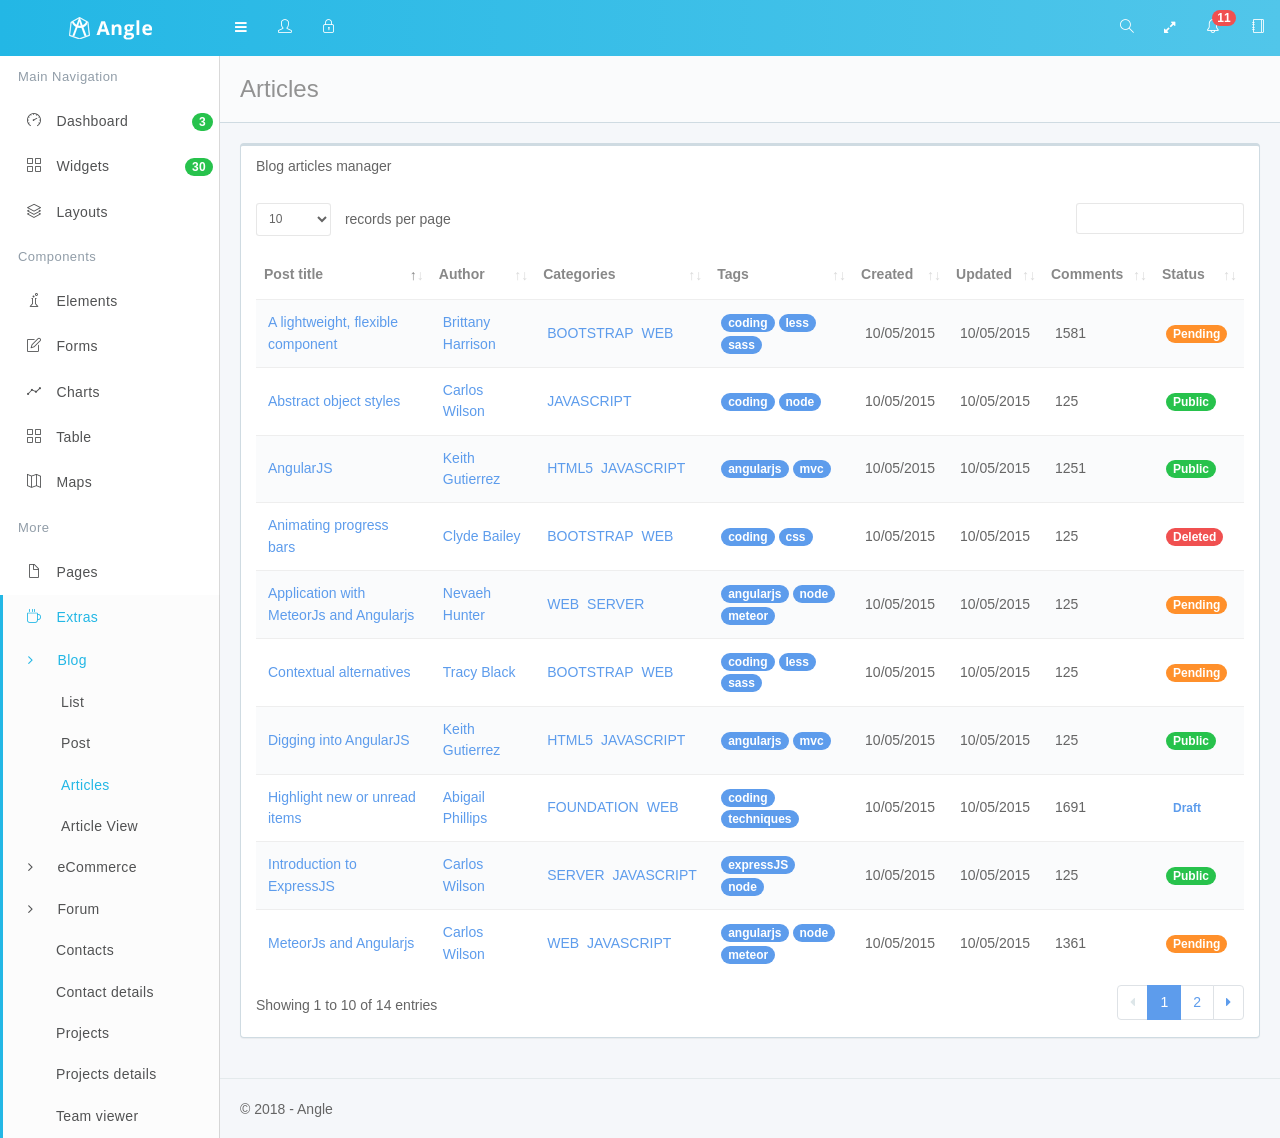
<file: html5jquery-bs4/app/blog-articles.html>
<!DOCTYPE html>
<html lang="en">

<head>
   <meta charset="utf-8">
   <meta name="viewport" content="width=device-width, initial-scale=1, maximum-scale=1">
   <meta name="description" content="Bootstrap Admin App + jQuery">
   <meta name="keywords" content="app, responsive, jquery, bootstrap, dashboard, admin">
   <title>Angle - Bootstrap Admin Template</title>
   <!-- =============== VENDOR STYLES ===============-->
   <!-- FONT AWESOME-->
   <link rel="stylesheet" href="vendor/font-awesome/css/font-awesome.css">
   <!-- SIMPLE LINE ICONS-->
   <link rel="stylesheet" href="vendor/simple-line-icons/css/simple-line-icons.css">
   <!-- ANIMATE.CSS-->
   <link rel="stylesheet" href="vendor/animate.css/animate.css">
   <!-- WHIRL (spinners)-->
   <link rel="stylesheet" href="vendor/whirl/dist/whirl.css">
   <!-- =============== PAGE VENDOR STYLES ===============-->
   <!-- Datatables-->
   <link rel="stylesheet" href="vendor/datatables.net-bs4/css/dataTables.bootstrap4.css">
   <link rel="stylesheet" href="vendor/datatables.net-keytable-bs/css/keyTable.bootstrap.css">
   <link rel="stylesheet" href="vendor/datatables.net-responsive-bs/css/responsive.bootstrap.css">
   <!-- =============== BOOTSTRAP STYLES ===============-->
   <link rel="stylesheet" href="css/bootstrap.css" id="bscss">
   <!-- =============== APP STYLES ===============-->
   <link rel="stylesheet" href="css/app.css" id="maincss">
</head>

<body>
   <div class="wrapper">
      <!-- top navbar-->
      <header class="topnavbar-wrapper">
         <!-- START Top Navbar-->
         <nav class="navbar topnavbar">
            <!-- START navbar header-->
            <div class="navbar-header">
               <a class="navbar-brand" href="#/">
                  <div class="brand-logo">
                     <img class="img-fluid" src="img/logo.png" alt="App Logo">
                  </div>
                  <div class="brand-logo-collapsed">
                     <img class="img-fluid" src="img/logo-single.png" alt="App Logo">
                  </div>
               </a>
            </div>
            <!-- END navbar header-->
            <!-- START Left navbar-->
            <ul class="navbar-nav mr-auto flex-row">
               <li class="nav-item">
                  <!-- Button used to collapse the left sidebar. Only visible on tablet and desktops-->
                  <a class="nav-link d-none d-md-block d-lg-block d-xl-block" href="#" data-trigger-resize="" data-toggle-state="aside-collapsed">
                     <em class="fa fa-navicon"></em>
                  </a>
                  <!-- Button to show/hide the sidebar on mobile. Visible on mobile only.-->
                  <a class="nav-link sidebar-toggle d-md-none" href="#" data-toggle-state="aside-toggled" data-no-persist="true">
                     <em class="fa fa-navicon"></em>
                  </a>
               </li>
               <!-- START User avatar toggle-->
               <li class="nav-item d-none d-md-block">
                  <!-- Button used to collapse the left sidebar. Only visible on tablet and desktops-->
                  <a class="nav-link" id="user-block-toggle" href="#user-block" data-toggle="collapse">
                     <em class="icon-user"></em>
                  </a>
               </li>
               <!-- END User avatar toggle-->
               <!-- START lock screen-->
               <li class="nav-item d-none d-md-block">
                  <a class="nav-link" href="lock.html" title="Lock screen">
                     <em class="icon-lock"></em>
                  </a>
               </li>
               <!-- END lock screen-->
            </ul>
            <!-- END Left navbar-->
            <!-- START Right Navbar-->
            <ul class="navbar-nav flex-row">
               <!-- Search icon-->
               <li class="nav-item">
                  <a class="nav-link" href="#" data-search-open="">
                     <em class="icon-magnifier"></em>
                  </a>
               </li>
               <!-- Fullscreen (only desktops)-->
               <li class="nav-item d-none d-md-block">
                  <a class="nav-link" href="#" data-toggle-fullscreen="">
                     <em class="fa fa-expand"></em>
                  </a>
               </li>
               <!-- START Alert menu-->
               <li class="nav-item dropdown dropdown-list">
                  <a class="nav-link dropdown-toggle dropdown-toggle-nocaret" href="#" data-toggle="dropdown">
                     <em class="icon-bell"></em>
                     <span class="badge badge-danger">11</span>
                  </a>
                  <!-- START Dropdown menu-->
                  <div class="dropdown-menu dropdown-menu-right animated flipInX">
                     <div class="dropdown-item">
                        <!-- START list group-->
                        <div class="list-group">
                           <!-- list item-->
                           <div class="list-group-item list-group-item-action">
                              <div class="media">
                                 <div class="align-self-start mr-2">
                                    <em class="fa fa-twitter fa-2x text-info"></em>
                                 </div>
                                 <div class="media-body">
                                    <p class="m-0">New followers</p>
                                    <p class="m-0 text-muted text-sm">1 new follower</p>
                                 </div>
                              </div>
                           </div>
                           <!-- list item-->
                           <div class="list-group-item list-group-item-action">
                              <div class="media">
                                 <div class="align-self-start mr-2">
                                    <em class="fa fa-envelope fa-2x text-warning"></em>
                                 </div>
                                 <div class="media-body">
                                    <p class="m-0">New e-mails</p>
                                    <p class="m-0 text-muted text-sm">You have 10 new emails</p>
                                 </div>
                              </div>
                           </div>
                           <!-- list item-->
                           <div class="list-group-item list-group-item-action">
                              <div class="media">
                                 <div class="align-self-start mr-2">
                                    <em class="fa fa-tasks fa-2x text-success"></em>
                                 </div>
                                 <div class="media-body">
                                    <p class="m-0">Pending Tasks</p>
                                    <p class="m-0 text-muted text-sm">11 pending task</p>
                                 </div>
                              </div>
                           </div>
                           <!-- last list item-->
                           <div class="list-group-item list-group-item-action">
                              <span class="d-flex align-items-center">
                                 <span class="text-sm">More notifications</span>
                                 <span class="badge badge-danger ml-auto">14</span>
                              </span>
                           </div>
                        </div>
                        <!-- END list group-->
                     </div>
                  </div>
                  <!-- END Dropdown menu-->
               </li>
               <!-- END Alert menu-->
               <!-- START Offsidebar button-->
               <li class="nav-item">
                  <a class="nav-link" href="#" data-toggle-state="offsidebar-open" data-no-persist="true">
                     <em class="icon-notebook"></em>
                  </a>
               </li>
               <!-- END Offsidebar menu-->
            </ul>
            <!-- END Right Navbar-->
            <!-- START Search form-->
            <form class="navbar-form" role="search" action="search.html">
               <div class="form-group">
                  <input class="form-control" type="text" placeholder="Type and hit enter ...">
                  <div class="fa fa-times navbar-form-close" data-search-dismiss=""></div>
               </div>
               <button class="d-none" type="submit">Submit</button>
            </form>
            <!-- END Search form-->
         </nav>
         <!-- END Top Navbar-->
      </header>
      <!-- sidebar-->
      <aside class="aside-container">
         <!-- START Sidebar (left)-->
         <div class="aside-inner">
            <nav class="sidebar" data-sidebar-anyclick-close="">
               <!-- START sidebar nav-->
               <ul class="sidebar-nav">
                  <!-- START user info-->
                  <li class="has-user-block">
                     <div class="collapse" id="user-block">
                        <div class="item user-block">
                           <!-- User picture-->
                           <div class="user-block-picture">
                              <div class="user-block-status">
                                 <img class="img-thumbnail rounded-circle" src="img/user/02.jpg" alt="Avatar" width="60" height="60">
                                 <div class="circle bg-success circle-lg"></div>
                              </div>
                           </div>
                           <!-- Name and Job-->
                           <div class="user-block-info">
                              <span class="user-block-name">Hello, Mike</span>
                              <span class="user-block-role">Designer</span>
                           </div>
                        </div>
                     </div>
                  </li>
                  <!-- END user info-->
                  <!-- Iterates over all sidebar items-->
                  <li class="nav-heading ">
                     <span data-localize="sidebar.heading.HEADER">Main Navigation</span>
                  </li>
                  <li class=" ">
                     <a href="#dashboard" title="Dashboard" data-toggle="collapse">
                        <div class="float-right badge badge-success">3</div>
                        <em class="icon-speedometer"></em>
                        <span data-localize="sidebar.nav.DASHBOARD">Dashboard</span>
                     </a>
                     <ul class="sidebar-nav sidebar-subnav collapse" id="dashboard">
                        <li class="sidebar-subnav-header">Dashboard</li>
                        <li class=" ">
                           <a href="dashboard.html" title="Dashboard v1">
                              <span>Dashboard v1</span>
                           </a>
                        </li>
                        <li class=" ">
                           <a href="dashboard_v2.html" title="Dashboard v2">
                              <span>Dashboard v2</span>
                           </a>
                        </li>
                        <li class=" ">
                           <a href="dashboard_v3.html" title="Dashboard v3">
                              <span>Dashboard v3</span>
                           </a>
                        </li>
                     </ul>
                  </li>
                  <li class=" ">
                     <a href="widgets.html" title="Widgets">
                        <div class="float-right badge badge-success">30</div>
                        <em class="icon-grid"></em>
                        <span data-localize="sidebar.nav.WIDGETS">Widgets</span>
                     </a>
                  </li>
                  <li class=" ">
                     <a href="#layout" title="Layouts" data-toggle="collapse">
                        <em class="icon-layers"></em>
                        <span>Layouts</span>
                     </a>
                     <ul class="sidebar-nav sidebar-subnav collapse" id="layout">
                        <li class="sidebar-subnav-header">Layouts</li>
                        <li class=" ">
                           <a href="dashboard_h.html" title="Horizontal">
                              <span>Horizontal</span>
                           </a>
                        </li>
                     </ul>
                  </li>
                  <li class="nav-heading ">
                     <span data-localize="sidebar.heading.COMPONENTS">Components</span>
                  </li>
                  <li class=" ">
                     <a href="#elements" title="Elements" data-toggle="collapse">
                        <em class="icon-chemistry"></em>
                        <span data-localize="sidebar.nav.element.ELEMENTS">Elements</span>
                     </a>
                     <ul class="sidebar-nav sidebar-subnav collapse" id="elements">
                        <li class="sidebar-subnav-header">Elements</li>
                        <li class=" ">
                           <a href="buttons.html" title="Buttons">
                              <span data-localize="sidebar.nav.element.BUTTON">Buttons</span>
                           </a>
                        </li>
                        <li class=" ">
                           <a href="notifications.html" title="Notifications">
                              <span data-localize="sidebar.nav.element.NOTIFICATION">Notifications</span>
                           </a>
                        </li>
                        <li class=" ">
                           <a href="sweetalert.html" title="Sweet Alert">
                              <span>Sweet Alert</span>
                           </a>
                        </li>
                        <li class=" ">
                           <a href="carousel.html" title="Carousel">
                              <span data-localize="sidebar.nav.element.INTERACTION">Carousel</span>
                           </a>
                        </li>
                        <li class=" ">
                           <a href="spinners.html" title="Spinners">
                              <span data-localize="sidebar.nav.element.SPINNER">Spinners</span>
                           </a>
                        </li>
                        <li class=" ">
                           <a href="animations.html" title="Animations">
                              <span data-localize="sidebar.nav.element.ANIMATION">Animations</span>
                           </a>
                        </li>
                        <li class=" ">
                           <a href="dropdown-animations.html" title="Dropdown">
                              <span data-localize="sidebar.nav.element.DROPDOWN">Dropdown</span>
                           </a>
                        </li>
                        <li class=" ">
                           <a href="nestable.html" title="Nestable">
                              <span>Nestable</span>
                           </a>
                        </li>
                        <li class=" ">
                           <a href="sortable.html" title="Sortable">
                              <span>Sortable</span>
                           </a>
                        </li>
                        <li class=" ">
                           <a href="cards.html" title="Cards">
                              <span data-localize="sidebar.nav.element.CARDS">Cards</span>
                           </a>
                        </li>
                        <li class=" ">
                           <a href="portlets.html" title="Portlets">
                              <span data-localize="sidebar.nav.element.PORTLET">Portlets</span>
                           </a>
                        </li>
                        <li class=" ">
                           <a href="grid.html" title="Grid">
                              <span data-localize="sidebar.nav.element.GRID">Grid</span>
                           </a>
                        </li>
                        <li class=" ">
                           <a href="grid-masonry.html" title="Grid Masonry">
                              <span data-localize="sidebar.nav.element.GRID_MASONRY">Grid Masonry</span>
                           </a>
                        </li>
                        <li class=" ">
                           <a href="typo.html" title="Typography">
                              <span data-localize="sidebar.nav.element.TYPO">Typography</span>
                           </a>
                        </li>
                        <li class=" ">
                           <a href="icons-font.html" title="Font Icons">
                              <div class="float-right badge badge-success">+400</div>
                              <span data-localize="sidebar.nav.element.FONT_ICON">Font Icons</span>
                           </a>
                        </li>
                        <li class=" ">
                           <a href="icons-weather.html" title="Weather Icons">
                              <div class="float-right badge badge-success">+100</div>
                              <span data-localize="sidebar.nav.element.WEATHER_ICON">Weather Icons</span>
                           </a>
                        </li>
                        <li class=" ">
                           <a href="colors.html" title="Colors">
                              <span data-localize="sidebar.nav.element.COLOR">Colors</span>
                           </a>
                        </li>
                     </ul>
                  </li>
                  <li class=" ">
                     <a href="#forms" title="Forms" data-toggle="collapse">
                        <em class="icon-note"></em>
                        <span data-localize="sidebar.nav.form.FORM">Forms</span>
                     </a>
                     <ul class="sidebar-nav sidebar-subnav collapse" id="forms">
                        <li class="sidebar-subnav-header">Forms</li>
                        <li class=" ">
                           <a href="form-standard.html" title="Standard">
                              <span data-localize="sidebar.nav.form.STANDARD">Standard</span>
                           </a>
                        </li>
                        <li class=" ">
                           <a href="form-extended.html" title="Extended">
                              <span data-localize="sidebar.nav.form.EXTENDED">Extended</span>
                           </a>
                        </li>
                        <li class=" ">
                           <a href="form-validation.html" title="Validation">
                              <span data-localize="sidebar.nav.form.VALIDATION">Validation</span>
                           </a>
                        </li>
                        <li class=" ">
                           <a href="form-wizard.html" title="Wizard">
                              <span>Wizard</span>
                           </a>
                        </li>
                        <li class=" ">
                           <a href="form-upload.html" title="Upload">
                              <span>Upload</span>
                           </a>
                        </li>
                        <li class=" ">
                           <a href="form-xeditable.html" title="xEditable">
                              <span>xEditable</span>
                           </a>
                        </li>
                        <li class=" ">
                           <a href="form-imagecrop.html" title="Cropper">
                              <span>Cropper</span>
                           </a>
                        </li>
                     </ul>
                  </li>
                  <li class=" ">
                     <a href="#charts" title="Charts" data-toggle="collapse">
                        <em class="icon-graph"></em>
                        <span data-localize="sidebar.nav.chart.CHART">Charts</span>
                     </a>
                     <ul class="sidebar-nav sidebar-subnav collapse" id="charts">
                        <li class="sidebar-subnav-header">Charts</li>
                        <li class=" ">
                           <a href="chart-flot.html" title="Flot">
                              <span data-localize="sidebar.nav.chart.FLOT">Flot</span>
                           </a>
                        </li>
                        <li class=" ">
                           <a href="chart-radial.html" title="Radial">
                              <span data-localize="sidebar.nav.chart.RADIAL">Radial</span>
                           </a>
                        </li>
                        <li class=" ">
                           <a href="chart-js.html" title="Chart JS">
                              <span>Chart JS</span>
                           </a>
                        </li>
                        <li class=" ">
                           <a href="chart-rickshaw.html" title="Rickshaw">
                              <span>Rickshaw</span>
                           </a>
                        </li>
                        <li class=" ">
                           <a href="chart-morris.html" title="MorrisJS">
                              <span>MorrisJS</span>
                           </a>
                        </li>
                        <li class=" ">
                           <a href="chart-chartist.html" title="Chartist">
                              <span>Chartist</span>
                           </a>
                        </li>
                     </ul>
                  </li>
                  <li class=" ">
                     <a href="#tables" title="Tables" data-toggle="collapse">
                        <em class="icon-grid"></em>
                        <span data-localize="sidebar.nav.table.TABLE">Tables</span>
                     </a>
                     <ul class="sidebar-nav sidebar-subnav collapse" id="tables">
                        <li class="sidebar-subnav-header">Tables</li>
                        <li class=" ">
                           <a href="table-standard.html" title="Standard">
                              <span data-localize="sidebar.nav.table.STANDARD">Standard</span>
                           </a>
                        </li>
                        <li class=" ">
                           <a href="table-extended.html" title="Extended">
                              <span data-localize="sidebar.nav.table.EXTENDED">Extended</span>
                           </a>
                        </li>
                        <li class=" ">
                           <a href="table-datatable.html" title="DataTables">
                              <span data-localize="sidebar.nav.table.DATATABLE">DataTables</span>
                           </a>
                        </li>
                        <li class=" ">
                           <a href="table-bootgrid.html" title="BootGrid">
                              <span>BootGrid</span>
                           </a>
                        </li>
                     </ul>
                  </li>
                  <li class=" ">
                     <a href="#maps" title="Maps" data-toggle="collapse">
                        <em class="icon-map"></em>
                        <span data-localize="sidebar.nav.map.MAP">Maps</span>
                     </a>
                     <ul class="sidebar-nav sidebar-subnav collapse" id="maps">
                        <li class="sidebar-subnav-header">Maps</li>
                        <li class=" ">
                           <a href="maps-google.html" title="Google Maps">
                              <span data-localize="sidebar.nav.map.GOOGLE">Google Maps</span>
                           </a>
                        </li>
                        <li class=" ">
                           <a href="maps-vector.html" title="Vector Maps">
                              <span data-localize="sidebar.nav.map.VECTOR">Vector Maps</span>
                           </a>
                        </li>
                     </ul>
                  </li>
                  <li class="nav-heading ">
                     <span data-localize="sidebar.heading.MORE">More</span>
                  </li>
                  <li class=" ">
                     <a href="#pages" title="Pages" data-toggle="collapse">
                        <em class="icon-doc"></em>
                        <span data-localize="sidebar.nav.pages.PAGES">Pages</span>
                     </a>
                     <ul class="sidebar-nav sidebar-subnav collapse" id="pages">
                        <li class="sidebar-subnav-header">Pages</li>
                        <li class=" ">
                           <a href="login.html" title="Login">
                              <span data-localize="sidebar.nav.pages.LOGIN">Login</span>
                           </a>
                        </li>
                        <li class=" ">
                           <a href="register.html" title="Sign up">
                              <span data-localize="sidebar.nav.pages.REGISTER">Sign up</span>
                           </a>
                        </li>
                        <li class=" ">
                           <a href="recover.html" title="Recover Password">
                              <span data-localize="sidebar.nav.pages.RECOVER">Recover Password</span>
                           </a>
                        </li>
                        <li class=" ">
                           <a href="lock.html" title="Lock">
                              <span data-localize="sidebar.nav.pages.LOCK">Lock</span>
                           </a>
                        </li>
                        <li class=" ">
                           <a href="template.html" title="Starter Template">
                              <span data-localize="sidebar.nav.pages.STARTER">Starter Template</span>
                           </a>
                        </li>
                        <li class=" ">
                           <a href="404.html" title="404">
                              <span>404</span>
                           </a>
                        </li>
                        <li class=" ">
                           <a href="500.html" title="500">
                              <span>500</span>
                           </a>
                        </li>
                        <li class=" ">
                           <a href="maintenance.html" title="Maintenance">
                              <span>Maintenance</span>
                           </a>
                        </li>
                     </ul>
                  </li>
                  <li class=" ">
                     <a href="#extras" title="Extras" data-toggle="collapse">
                        <em class="icon-cup"></em>
                        <span data-localize="sidebar.nav.extra.EXTRA">Extras</span>
                     </a>
                     <ul class="sidebar-nav sidebar-subnav collapse" id="extras">
                        <li class="sidebar-subnav-header">Extras</li>
                        <li class=" ">
                           <a href="#blog" title="Blog" data-toggle="collapse">
                              <em class="fa fa-angle-right"></em>
                              <span>Blog</span>
                           </a>
                           <ul class="sidebar-nav sidebar-subnav collapse" id="blog">
                              <li class="sidebar-subnav-header">Blog</li>
                              <li class=" ">
                                 <a href="blog.html" title="List">
                                    <span>List</span>
                                 </a>
                              </li>
                              <li class=" ">
                                 <a href="blog-post.html" title="Post">
                                    <span>Post</span>
                                 </a>
                              </li>
                              <li class=" active">
                                 <a href="blog-articles.html" title="Articles">
                                    <span>Articles</span>
                                 </a>
                              </li>
                              <li class=" ">
                                 <a href="blog-article-view.html" title="Article View">
                                    <span>Article View</span>
                                 </a>
                              </li>
                           </ul>
                        </li>
                        <li class=" ">
                           <a href="#ecommerce" title="eCommerce" data-toggle="collapse">
                              <em class="fa fa-angle-right"></em>
                              <span>eCommerce</span>
                           </a>
                           <ul class="sidebar-nav sidebar-subnav collapse" id="ecommerce">
                              <li class="sidebar-subnav-header">eCommerce</li>
                              <li class=" ">
                                 <a href="ecommerce-orders.html" title="Orders">
                                    <div class="float-right badge badge-success">10</div>
                                    <span>Orders</span>
                                 </a>
                              </li>
                              <li class=" ">
                                 <a href="ecommerce-order-view.html" title="Order View">
                                    <span>Order View</span>
                                 </a>
                              </li>
                              <li class=" ">
                                 <a href="ecommerce-products.html" title="Products">
                                    <span>Products</span>
                                 </a>
                              </li>
                              <li class=" ">
                                 <a href="ecommerce-product-view.html" title="Product View">
                                    <span>Product View</span>
                                 </a>
                              </li>
                              <li class=" ">
                                 <a href="ecommerce-checkout.html" title="Checkout">
                                    <span>Checkout</span>
                                 </a>
                              </li>
                           </ul>
                        </li>
                        <li class=" ">
                           <a href="#forum" title="Forum" data-toggle="collapse">
                              <em class="fa fa-angle-right"></em>
                              <span>Forum</span>
                           </a>
                           <ul class="sidebar-nav sidebar-subnav collapse" id="forum">
                              <li class="sidebar-subnav-header">Forum</li>
                              <li class=" ">
                                 <a href="forum-categories.html" title="Categories">
                                    <span>Categories</span>
                                 </a>
                              </li>
                              <li class=" ">
                                 <a href="forum-topics.html" title="Topics">
                                    <span>Topics</span>
                                 </a>
                              </li>
                              <li class=" ">
                                 <a href="forum-discussion.html" title="Discussion">
                                    <span>Discussion</span>
                                 </a>
                              </li>
                           </ul>
                        </li>
                        <li class=" ">
                           <a href="contacts.html" title="Contacts">
                              <span>Contacts</span>
                           </a>
                        </li>
                        <li class=" ">
                           <a href="contact-details.html" title="Contact details">
                              <span>Contact details</span>
                           </a>
                        </li>
                        <li class=" ">
                           <a href="projects.html" title="Projects">
                              <span>Projects</span>
                           </a>
                        </li>
                        <li class=" ">
                           <a href="project-details.html" title="Projects details">
                              <span>Projects details</span>
                           </a>
                        </li>
                        <li class=" ">
                           <a href="team-viewer.html" title="Team viewer">
                              <span>Team viewer</span>
                           </a>
                        </li>
                        <li class=" ">
                           <a href="social-board.html" title="Social board">
                              <span>Social board</span>
                           </a>
                        </li>
                        <li class=" ">
                           <a href="vote-links.html" title="Vote links">
                              <span>Vote links</span>
                           </a>
                        </li>
                        <li class=" ">
                           <a href="bug-tracker.html" title="Bug tracker">
                              <span>Bug tracker</span>
                           </a>
                        </li>
                        <li class=" ">
                           <a href="faq.html" title="FAQ">
                              <span>FAQ</span>
                           </a>
                        </li>
                        <li class=" ">
                           <a href="help-center.html" title="Help Center">
                              <span>Help Center</span>
                           </a>
                        </li>
                        <li class=" ">
                           <a href="followers.html" title="Followers">
                              <span>Followers</span>
                           </a>
                        </li>
                        <li class=" ">
                           <a href="settings.html" title="Settings">
                              <span>Settings</span>
                           </a>
                        </li>
                        <li class=" ">
                           <a href="plans.html" title="Plans">
                              <span>Plans</span>
                           </a>
                        </li>
                        <li class=" ">
                           <a href="file-manager.html" title="File manager">
                              <span>File manager</span>
                           </a>
                        </li>
                        <li class=" ">
                           <a href="mailbox.html" title="Mailbox">
                              <span data-localize="sidebar.nav.extra.MAILBOX">Mailbox</span>
                           </a>
                        </li>
                        <li class=" ">
                           <a href="timeline.html" title="Timeline">
                              <span data-localize="sidebar.nav.extra.TIMELINE">Timeline</span>
                           </a>
                        </li>
                        <li class=" ">
                           <a href="calendar.html" title="Calendar">
                              <span data-localize="sidebar.nav.extra.CALENDAR">Calendar</span>
                           </a>
                        </li>
                        <li class=" ">
                           <a href="invoice.html" title="Invoice">
                              <span data-localize="sidebar.nav.extra.INVOICE">Invoice</span>
                           </a>
                        </li>
                        <li class=" ">
                           <a href="search.html" title="Search">
                              <span data-localize="sidebar.nav.extra.SEARCH">Search</span>
                           </a>
                        </li>
                        <li class=" ">
                           <a href="todo.html" title="Todo List">
                              <span data-localize="sidebar.nav.extra.TODO">Todo List</span>
                           </a>
                        </li>
                        <li class=" ">
                           <a href="profile.html" title="Profile">
                              <span data-localize="sidebar.nav.extra.PROFILE">Profile</span>
                           </a>
                        </li>
                     </ul>
                  </li>
                  <li class=" ">
                     <a href="#multilevel" title="Multilevel" data-toggle="collapse">
                        <em class="fa fa-folder-open-o"></em>
                        <span>Multilevel</span>
                     </a>
                     <ul class="sidebar-nav sidebar-subnav collapse" id="multilevel">
                        <li class="sidebar-subnav-header">Multilevel</li>
                        <li class=" ">
                           <a href="#level1" title="Level 1" data-toggle="collapse">
                              <span>Level 1</span>
                           </a>
                           <ul class="sidebar-nav sidebar-subnav collapse" id="level1">
                              <li class="sidebar-subnav-header">Level 1</li>
                              <li class=" ">
                                 <a href="multilevel-1.html" title="Level1 Item">
                                    <span>Level1 Item</span>
                                 </a>
                              </li>
                              <li class=" ">
                                 <a href="#level2" title="Level 2" data-toggle="collapse">
                                    <span>Level 2</span>
                                 </a>
                                 <ul class="sidebar-nav sidebar-subnav collapse" id="level2">
                                    <li class="sidebar-subnav-header">Level 2</li>
                                    <li class=" ">
                                       <a href="#level3" title="Level 3" data-toggle="collapse">
                                          <span>Level 3</span>
                                       </a>
                                       <ul class="sidebar-nav sidebar-subnav collapse" id="level3">
                                          <li class="sidebar-subnav-header">Level 3</li>
                                          <li class=" ">
                                             <a href="multilevel-3.html" title="Level3 Item">
                                                <span>Level3 Item</span>
                                             </a>
                                          </li>
                                       </ul>
                                    </li>
                                 </ul>
                              </li>
                           </ul>
                        </li>
                     </ul>
                  </li>
                  <li class=" ">
                     <a href="documentation.html" title="Documentation">
                        <em class="icon-graduation"></em>
                        <span data-localize="sidebar.nav.DOCUMENTATION">Documentation</span>
                     </a>
                  </li>
               </ul>
               <!-- END sidebar nav-->
            </nav>
         </div>
         <!-- END Sidebar (left)-->
      </aside>
      <!-- offsidebar-->
      <aside class="offsidebar d-none">
         <!-- START Off Sidebar (right)-->
         <nav>
            <div role="tabpanel">
               <!-- Nav tabs-->
               <ul class="nav nav-tabs nav-justified" role="tablist">
                  <li class="nav-item" role="presentation">
                     <a class="nav-link active" href="#app-settings" aria-controls="app-settings" role="tab" data-toggle="tab">
                        <em class="icon-equalizer fa-lg"></em>
                     </a>
                  </li>
                  <li class="nav-item" role="presentation">
                     <a class="nav-link" href="#app-chat" aria-controls="app-chat" role="tab" data-toggle="tab">
                        <em class="icon-user fa-lg"></em>
                     </a>
                  </li>
               </ul>
               <!-- Tab panes-->
               <div class="tab-content">
                  <div class="tab-pane fade active show" id="app-settings" role="tabpanel">
                     <h3 class="text-center text-thin mt-4">Settings</h3>
                     <div class="p-2">
                        <h4 class="text-muted text-thin">Themes</h4>
                        <div class="row row-flush mb-2">
                           <div class="col mb-2">
                              <div class="setting-color">
                                 <label data-load-css="css/theme-a.css">
                                    <input type="radio" name="setting-theme" checked="checked">
                                    <span class="icon-check"></span>
                                    <span class="split">
                                       <span class="color bg-info"></span>
                                       <span class="color bg-info-light"></span>
                                    </span>
                                    <span class="color bg-white"></span>
                                 </label>
                              </div>
                           </div>
                           <div class="col mb-2">
                              <div class="setting-color">
                                 <label data-load-css="css/theme-b.css">
                                    <input type="radio" name="setting-theme">
                                    <span class="icon-check"></span>
                                    <span class="split">
                                       <span class="color bg-green"></span>
                                       <span class="color bg-green-light"></span>
                                    </span>
                                    <span class="color bg-white"></span>
                                 </label>
                              </div>
                           </div>
                           <div class="col mb-2">
                              <div class="setting-color">
                                 <label data-load-css="css/theme-c.css">
                                    <input type="radio" name="setting-theme">
                                    <span class="icon-check"></span>
                                    <span class="split">
                                       <span class="color bg-purple"></span>
                                       <span class="color bg-purple-light"></span>
                                    </span>
                                    <span class="color bg-white"></span>
                                 </label>
                              </div>
                           </div>
                           <div class="col mb-2">
                              <div class="setting-color">
                                 <label data-load-css="css/theme-d.css">
                                    <input type="radio" name="setting-theme">
                                    <span class="icon-check"></span>
                                    <span class="split">
                                       <span class="color bg-danger"></span>
                                       <span class="color bg-danger-light"></span>
                                    </span>
                                    <span class="color bg-white"></span>
                                 </label>
                              </div>
                           </div>
                        </div>
                        <div class="row row-flush mb-2">
                           <div class="col mb-2">
                              <div class="setting-color">
                                 <label data-load-css="css/theme-e.css">
                                    <input type="radio" name="setting-theme">
                                    <span class="icon-check"></span>
                                    <span class="split">
                                       <span class="color bg-info-dark"></span>
                                       <span class="color bg-info"></span>
                                    </span>
                                    <span class="color bg-gray-dark"></span>
                                 </label>
                              </div>
                           </div>
                           <div class="col mb-2">
                              <div class="setting-color">
                                 <label data-load-css="css/theme-f.css">
                                    <input type="radio" name="setting-theme">
                                    <span class="icon-check"></span>
                                    <span class="split">
                                       <span class="color bg-green-dark"></span>
                                       <span class="color bg-green"></span>
                                    </span>
                                    <span class="color bg-gray-dark"></span>
                                 </label>
                              </div>
                           </div>
                           <div class="col mb-2">
                              <div class="setting-color">
                                 <label data-load-css="css/theme-g.css">
                                    <input type="radio" name="setting-theme">
                                    <span class="icon-check"></span>
                                    <span class="split">
                                       <span class="color bg-purple-dark"></span>
                                       <span class="color bg-purple"></span>
                                    </span>
                                    <span class="color bg-gray-dark"></span>
                                 </label>
                              </div>
                           </div>
                           <div class="col mb-2">
                              <div class="setting-color">
                                 <label data-load-css="css/theme-h.css">
                                    <input type="radio" name="setting-theme">
                                    <span class="icon-check"></span>
                                    <span class="split">
                                       <span class="color bg-danger-dark"></span>
                                       <span class="color bg-danger"></span>
                                    </span>
                                    <span class="color bg-gray-dark"></span>
                                 </label>
                              </div>
                           </div>
                        </div>
                     </div>
                     <div class="p-2">
                        <h4 class="text-muted text-thin">Layout</h4>
                        <div class="clearfix">
                           <p class="float-left">Fixed</p>
                           <div class="float-right">
                              <label class="switch">
                                 <input id="chk-fixed" type="checkbox" data-toggle-state="layout-fixed">
                                 <span></span>
                              </label>
                           </div>
                        </div>
                        <div class="clearfix">
                           <p class="float-left">Boxed</p>
                           <div class="float-right">
                              <label class="switch">
                                 <input id="chk-boxed" type="checkbox" data-toggle-state="layout-boxed">
                                 <span></span>
                              </label>
                           </div>
                        </div>
                        <div class="clearfix">
                           <p class="float-left">RTL</p>
                           <div class="float-right">
                              <label class="switch">
                                 <input id="chk-rtl" type="checkbox">
                                 <span></span>
                              </label>
                           </div>
                        </div>
                     </div>
                     <div class="p-2">
                        <h4 class="text-muted text-thin">Aside</h4>
                        <div class="clearfix">
                           <p class="float-left">Collapsed</p>
                           <div class="float-right">
                              <label class="switch">
                                 <input id="chk-collapsed" type="checkbox" data-toggle-state="aside-collapsed">
                                 <span></span>
                              </label>
                           </div>
                        </div>
                        <div class="clearfix">
                           <p class="float-left">Collapsed Text</p>
                           <div class="float-right">
                              <label class="switch">
                                 <input id="chk-collapsed-text" type="checkbox" data-toggle-state="aside-collapsed-text">
                                 <span></span>
                              </label>
                           </div>
                        </div>
                        <div class="clearfix">
                           <p class="float-left">Float</p>
                           <div class="float-right">
                              <label class="switch">
                                 <input id="chk-float" type="checkbox" data-toggle-state="aside-float">
                                 <span></span>
                              </label>
                           </div>
                        </div>
                        <div class="clearfix">
                           <p class="float-left">Hover</p>
                           <div class="float-right">
                              <label class="switch">
                                 <input id="chk-hover" type="checkbox" data-toggle-state="aside-hover">
                                 <span></span>
                              </label>
                           </div>
                        </div>
                        <div class="clearfix">
                           <p class="float-left">Show Scrollbar</p>
                           <div class="float-right">
                              <label class="switch">
                                 <input id="chk-scroll" type="checkbox" data-toggle-state="show-scrollbar" data-target=".sidebar">
                                 <span></span>
                              </label>
                           </div>
                        </div>
                     </div>
                  </div>
                  <div class="tab-pane fade" id="app-chat" role="tabpanel">
                     <h3 class="text-center text-thin mt-4">Connections</h3>
                     <div class="list-group">
                        <!-- START list title-->
                        <div class="list-group-item border-0">
                           <small class="text-muted">ONLINE</small>
                        </div>
                        <!-- END list title-->
                        <div class="list-group-item list-group-item-action border-0">
                           <div class="media">
                              <img class="align-self-center mr-3 rounded-circle thumb48" src="img/user/05.jpg" alt="Image">
                              <div class="media-body text-truncate">
                                 <a href="#">
                                    <strong>Juan Sims</strong>
                                 </a>
                                 <br>
                                 <small class="text-muted">Designeer</small>
                              </div>
                              <div class="ml-auto">
                                 <span class="circle bg-success circle-lg"></span>
                              </div>
                           </div>
                        </div>
                        <div class="list-group-item list-group-item-action border-0">
                           <div class="media">
                              <img class="align-self-center mr-3 rounded-circle thumb48" src="img/user/06.jpg" alt="Image">
                              <div class="media-body text-truncate">
                                 <a href="#">
                                    <strong>Maureen Jenkins</strong>
                                 </a>
                                 <br>
                                 <small class="text-muted">Designeer</small>
                              </div>
                              <div class="ml-auto">
                                 <span class="circle bg-success circle-lg"></span>
                              </div>
                           </div>
                        </div>
                        <div class="list-group-item list-group-item-action border-0">
                           <div class="media">
                              <img class="align-self-center mr-3 rounded-circle thumb48" src="img/user/07.jpg" alt="Image">
                              <div class="media-body text-truncate">
                                 <a href="#">
                                    <strong>Billie Dunn</strong>
                                 </a>
                                 <br>
                                 <small class="text-muted">Designeer</small>
                              </div>
                              <div class="ml-auto">
                                 <span class="circle bg-danger circle-lg"></span>
                              </div>
                           </div>
                        </div>
                        <div class="list-group-item list-group-item-action border-0">
                           <div class="media">
                              <img class="align-self-center mr-3 rounded-circle thumb48" src="img/user/08.jpg" alt="Image">
                              <div class="media-body text-truncate">
                                 <a href="#">
                                    <strong>Tomothy Roberts</strong>
                                 </a>
                                 <br>
                                 <small class="text-muted">Designeer</small>
                              </div>
                              <div class="ml-auto">
                                 <span class="circle bg-warning circle-lg"></span>
                              </div>
                           </div>
                        </div>
                        <!-- START list title-->
                        <div class="list-group-item border-0">
                           <small class="text-muted">OFFLINE</small>
                        </div>
                        <!-- END list title-->
                        <div class="list-group-item list-group-item-action border-0">
                           <div class="media">
                              <img class="align-self-center mr-3 rounded-circle thumb48" src="img/user/09.jpg" alt="Image">
                              <div class="media-body text-truncate">
                                 <a href="#">
                                    <strong>Lawrence Robinson</strong>
                                 </a>
                                 <br>
                                 <small class="text-muted">Designeer</small>
                              </div>
                              <div class="ml-auto">
                                 <span class="circle bg-warning circle-lg"></span>
                              </div>
                           </div>
                        </div>
                        <div class="list-group-item list-group-item-action border-0">
                           <div class="media">
                              <img class="align-self-center mr-3 rounded-circle thumb48" src="img/user/10.jpg" alt="Image">
                              <div class="media-body text-truncate">
                                 <a href="#">
                                    <strong>Tyrone Owens</strong>
                                 </a>
                                 <br>
                                 <small class="text-muted">Designeer</small>
                              </div>
                              <div class="ml-auto">
                                 <span class="circle bg-warning circle-lg"></span>
                              </div>
                           </div>
                        </div>
                     </div>
                     <div class="px-3 py-4 text-center">
                        <!-- Optional link to list more users-->
                        <a class="btn btn-purple btn-sm" href="#" title="See more contacts">
                           <strong>Load more..</strong>
                        </a>
                     </div>
                     <!-- Extra items-->
                     <div class="px-3 py-2">
                        <p>
                           <small class="text-muted">Tasks completion</small>
                        </p>
                        <div class="progress progress-xs m-0">
                           <div class="progress-bar bg-success" role="progressbar" aria-valuenow="80" aria-valuemin="0" aria-valuemax="100" style="width: 80%;">
                              <span class="sr-only">80% Complete</span>
                           </div>
                        </div>
                     </div>
                     <div class="px-3 py-2">
                        <p>
                           <small class="text-muted">Upload quota</small>
                        </p>
                        <div class="progress progress-xs m-0">
                           <div class="progress-bar bg-warning" role="progressbar" aria-valuenow="40" aria-valuemin="0" aria-valuemax="100" style="width: 40%;">
                              <span class="sr-only">40% Complete</span>
                           </div>
                        </div>
                     </div>
                  </div>
               </div>
            </div>
         </nav>
         <!-- END Off Sidebar (right)-->
      </aside>
      <!-- Main section-->
      <section class="section-container">
         <!-- Page content-->
         <div class="content-wrapper">
            <div class="content-heading">Articles</div>
            <!-- Zero Configuration-->
            <div class="card card-default">
               <div class="card-header">Blog articles manager</div>
               <div class="card-body">
                  <table class="table table-striped table-hover w-100" id="datatable1">
                     <thead>
                        <tr>
                           <th data-priority="1">Post title</th>
                           <th>Author</th>
                           <th>Categories</th>
                           <th>Tags</th>
                           <th>Created</th>
                           <th>Updated</th>
                           <th>Comments</th>
                           <th data-priority="2">Status</th>
                        </tr>
                     </thead>
                     <tbody>
                        <tr>
                           <td><a href="">AngularJS</a>
                           </td>
                           <td><a href="">Keith Gutierrez</a>
                           </td>
                           <td><a class="mr-2" href="">HTML5</a><a href="">JAVASCRIPT</a>
                           </td>
                           <td><a class="mr-1 badge badge-primary" href="">angularjs</a><a class="mr-1 badge badge-primary" href="">mvc</a>
                           </td>
                           <td>10/05/2015</td>
                           <td>10/05/2015</td>
                           <td>1251</td>
                           <td><a class="mr-1 badge badge-success" href="">Public</a>
                           </td>
                        </tr>
                        <tr>
                           <td><a href="">MeteorJs and Angularjs</a>
                           </td>
                           <td><a href="">Carlos Wilson</a>
                           </td>
                           <td><a class="mr-2" href="">WEB</a><a href="">JAVASCRIPT</a>
                           </td>
                           <td><a class="mr-1 badge badge-primary" href="">angularjs</a><a class="mr-1 badge badge-primary" href="">node</a><a class="mr-1 badge badge-primary" href="">meteor</a>
                           </td>
                           <td>10/05/2015</td>
                           <td>10/05/2015</td>
                           <td>1361</td>
                           <td><a class="mr-1 badge badge-warning" href="">Pending</a>
                           </td>
                        </tr>
                        <tr>
                           <td><a href="">Working with ExpressJS</a>
                           </td>
                           <td><a href="">Carlos Wilson</a>
                           </td>
                           <td><a class="mr-2" href="">SERVER</a><a href="">JAVASCRIPT</a>
                           </td>
                           <td><a class="mr-1 badge badge-primary" href="">expressJS</a><a class="mr-1 badge badge-primary" href="">node</a>
                           </td>
                           <td>10/05/2015</td>
                           <td>10/05/2015</td>
                           <td>125</td>
                           <td><a class="mr-1 badge badge-success" href="">Public</a>
                           </td>
                        </tr>
                        <tr>
                           <td><a href="">Abstract object styles</a>
                           </td>
                           <td><a href="">Carlos Wilson</a>
                           </td>
                           <td><a href="">JAVASCRIPT</a>
                           </td>
                           <td><a class="mr-1 badge badge-primary" href="">coding</a><a class="mr-1 badge badge-primary" href="">node</a>
                           </td>
                           <td>10/05/2015</td>
                           <td>10/05/2015</td>
                           <td>125</td>
                           <td><a class="mr-1 badge badge-success" href="">Public</a>
                           </td>
                        </tr>
                        <tr>
                           <td><a href="">Animating progress bars</a>
                           </td>
                           <td><a href="">Clyde Bailey</a>
                           </td>
                           <td><a class="mr-2" href="">BOOTSTRAP</a><a href="">WEB</a>
                           </td>
                           <td><a class="mr-1 badge badge-primary" href="">coding</a><a class="mr-1 badge badge-primary" href="">css</a>
                           </td>
                           <td>10/05/2015</td>
                           <td>10/05/2015</td>
                           <td>125</td>
                           <td><a class="mr-1 badge badge-danger" href="">Deleted</a>
                           </td>
                        </tr>
                        <tr>
                           <td><a href="">Contextual alternatives</a>
                           </td>
                           <td><a href="">Tracy Black</a>
                           </td>
                           <td><a class="mr-2" href="">BOOTSTRAP</a><a href="">WEB</a>
                           </td>
                           <td><a class="mr-1 badge badge-primary" href="">coding</a><a class="mr-1 badge badge-primary" href="">less</a><a class="mr-1 badge badge-primary" href="">sass</a>
                           </td>
                           <td>10/05/2015</td>
                           <td>10/05/2015</td>
                           <td>125</td>
                           <td><a class="mr-1 badge badge-warning" href="">Pending</a>
                           </td>
                        </tr>
                        <tr>
                           <td><a href="">Responsive embed</a>
                           </td>
                           <td><a href="">Brittany Harrison</a>
                           </td>
                           <td><a class="mr-2" href="">FOUNDATION</a><a href="">WEB</a>
                           </td>
                           <td><a class="mr-1 badge badge-primary" href="">coding</a><a class="mr-1 badge badge-primary" href="">techniques</a>
                           </td>
                           <td>10/05/2015</td>
                           <td>10/05/2015</td>
                           <td>125</td>
                           <td><a class="mr-1 badge" href="">Draft</a>
                           </td>
                        </tr>
                        <tr>
                           <td><a href="">Digging into AngularJS</a>
                           </td>
                           <td><a href="">Keith Gutierrez</a>
                           </td>
                           <td><a class="mr-2" href="">HTML5</a><a href="">JAVASCRIPT</a>
                           </td>
                           <td><a class="mr-1 badge badge-primary" href="">angularjs</a><a class="mr-1 badge badge-primary" href="">mvc</a>
                           </td>
                           <td>10/05/2015</td>
                           <td>10/05/2015</td>
                           <td>125</td>
                           <td><a class="mr-1 badge badge-success" href="">Public</a>
                           </td>
                        </tr>
                        <tr>
                           <td><a href="">Application with MeteorJs and Angularjs</a>
                           </td>
                           <td><a href="">Nevaeh Hunter</a>
                           </td>
                           <td><a class="mr-2" href="">WEB</a><a href="">SERVER</a>
                           </td>
                           <td><a class="mr-1 badge badge-primary" href="">angularjs</a><a class="mr-1 badge badge-primary" href="">node</a><a class="mr-1 badge badge-primary" href="">meteor</a>
                           </td>
                           <td>10/05/2015</td>
                           <td>10/05/2015</td>
                           <td>125</td>
                           <td><a class="mr-1 badge badge-warning" href="">Pending</a>
                           </td>
                        </tr>
                        <tr>
                           <td><a href="">Introduction to ExpressJS</a>
                           </td>
                           <td><a href="">Carlos Wilson</a>
                           </td>
                           <td><a class="mr-2" href="">SERVER</a><a href="">JAVASCRIPT</a>
                           </td>
                           <td><a class="mr-1 badge badge-primary" href="">expressJS</a><a class="mr-1 badge badge-primary" href="">node</a>
                           </td>
                           <td>10/05/2015</td>
                           <td>10/05/2015</td>
                           <td>125</td>
                           <td><a class="mr-1 badge badge-success" href="">Public</a>
                           </td>
                        </tr>
                        <tr>
                           <td><a href="">Optional classes</a>
                           </td>
                           <td><a href="">Peter Lucas</a>
                           </td>
                           <td><a href="">WEB</a>
                           </td>
                           <td><a class="mr-1 badge badge-primary" href="">coding</a><a class="mr-1 badge badge-primary" href="">node</a>
                           </td>
                           <td>10/05/2015</td>
                           <td>10/05/2015</td>
                           <td>125</td>
                           <td><a class="mr-1 badge badge-success" href="">Public</a>
                           </td>
                        </tr>
                        <tr>
                           <td><a href="">Typical user actions</a>
                           </td>
                           <td><a href="">Clyde Bailey</a>
                           </td>
                           <td><a class="mr-2" href="">BOOTSTRAP</a><a href="">WEB</a>
                           </td>
                           <td><a class="mr-1 badge badge-primary" href="">coding</a><a class="mr-1 badge badge-primary" href="">css</a>
                           </td>
                           <td>10/05/2015</td>
                           <td>10/05/2015</td>
                           <td>1471</td>
                           <td><a class="mr-1 badge badge-danger" href="">Deleted</a>
                           </td>
                        </tr>
                        <tr>
                           <td><a href="">A lightweight, flexible component</a>
                           </td>
                           <td><a href="">Brittany Harrison</a>
                           </td>
                           <td><a class="mr-2" href="">BOOTSTRAP</a><a href="">WEB</a>
                           </td>
                           <td><a class="mr-1 badge badge-primary" href="">coding</a><a class="mr-1 badge badge-primary" href="">less</a><a class="mr-1 badge badge-primary" href="">sass</a>
                           </td>
                           <td>10/05/2015</td>
                           <td>10/05/2015</td>
                           <td>1581</td>
                           <td><a class="mr-1 badge badge-warning" href="">Pending</a>
                           </td>
                        </tr>
                        <tr>
                           <td><a href="">Highlight new or unread items</a>
                           </td>
                           <td><a href="">Abigail Phillips</a>
                           </td>
                           <td><a class="mr-2" href="">FOUNDATION</a><a href="">WEB</a>
                           </td>
                           <td><a class="mr-1 badge badge-primary" href="">coding</a><a class="mr-1 badge badge-primary" href="">techniques</a>
                           </td>
                           <td>10/05/2015</td>
                           <td>10/05/2015</td>
                           <td>1691</td>
                           <td><a class="mr-1 badge" href="">Draft</a>
                           </td>
                        </tr>
                     </tbody>
                  </table>
               </div>
            </div>
         </div>
      </section>
      <!-- Page footer-->
      <footer class="footer-container">
         <span>&copy; 2018 - Angle</span>
      </footer>
   </div>
   <!-- =============== VENDOR SCRIPTS ===============-->
   <!-- MODERNIZR-->
   <script src="vendor/modernizr/modernizr.custom.js"></script>
   <!-- JQUERY-->
   <script src="vendor/jquery/dist/jquery.js"></script>
   <!-- BOOTSTRAP-->
   <script src="vendor/popper.js/dist/umd/popper.js"></script>
   <script src="vendor/bootstrap/dist/js/bootstrap.js"></script>
   <!-- STORAGE API-->
   <script src="vendor/js-storage/js.storage.js"></script>
   <!-- JQUERY EASING-->
   <script src="vendor/jquery.easing/jquery.easing.js"></script>
   <!-- ANIMO-->
   <script src="vendor/animo/animo.js"></script>
   <!-- SCREENFULL-->
   <script src="vendor/screenfull/dist/screenfull.js"></script>
   <!-- LOCALIZE-->
   <script src="vendor/jquery-localize/dist/jquery.localize.js"></script>
   <!-- =============== PAGE VENDOR SCRIPTS ===============-->
   <!-- Datatables-->
   <script src="vendor/datatables.net/js/jquery.dataTables.js"></script>
   <script src="vendor/datatables.net-bs4/js/dataTables.bootstrap4.js"></script>
   <script src="vendor/datatables.net-buttons/js/dataTables.buttons.js"></script>
   <script src="vendor/datatables.net-buttons-bs/js/buttons.bootstrap.js"></script>
   <script src="vendor/datatables.net-buttons/js/buttons.colVis.js"></script>
   <script src="vendor/datatables.net-buttons/js/buttons.flash.js"></script>
   <script src="vendor/datatables.net-buttons/js/buttons.html5.js"></script>
   <script src="vendor/datatables.net-buttons/js/buttons.print.js"></script>
   <script src="vendor/datatables.net-keytable/js/dataTables.keyTable.js"></script>
   <script src="vendor/datatables.net-responsive/js/dataTables.responsive.js"></script>
   <script src="vendor/datatables.net-responsive-bs/js/responsive.bootstrap.js"></script>
   <!-- =============== APP SCRIPTS ===============-->
   <script src="js/app.js"></script>
</body>

</html>
</file>
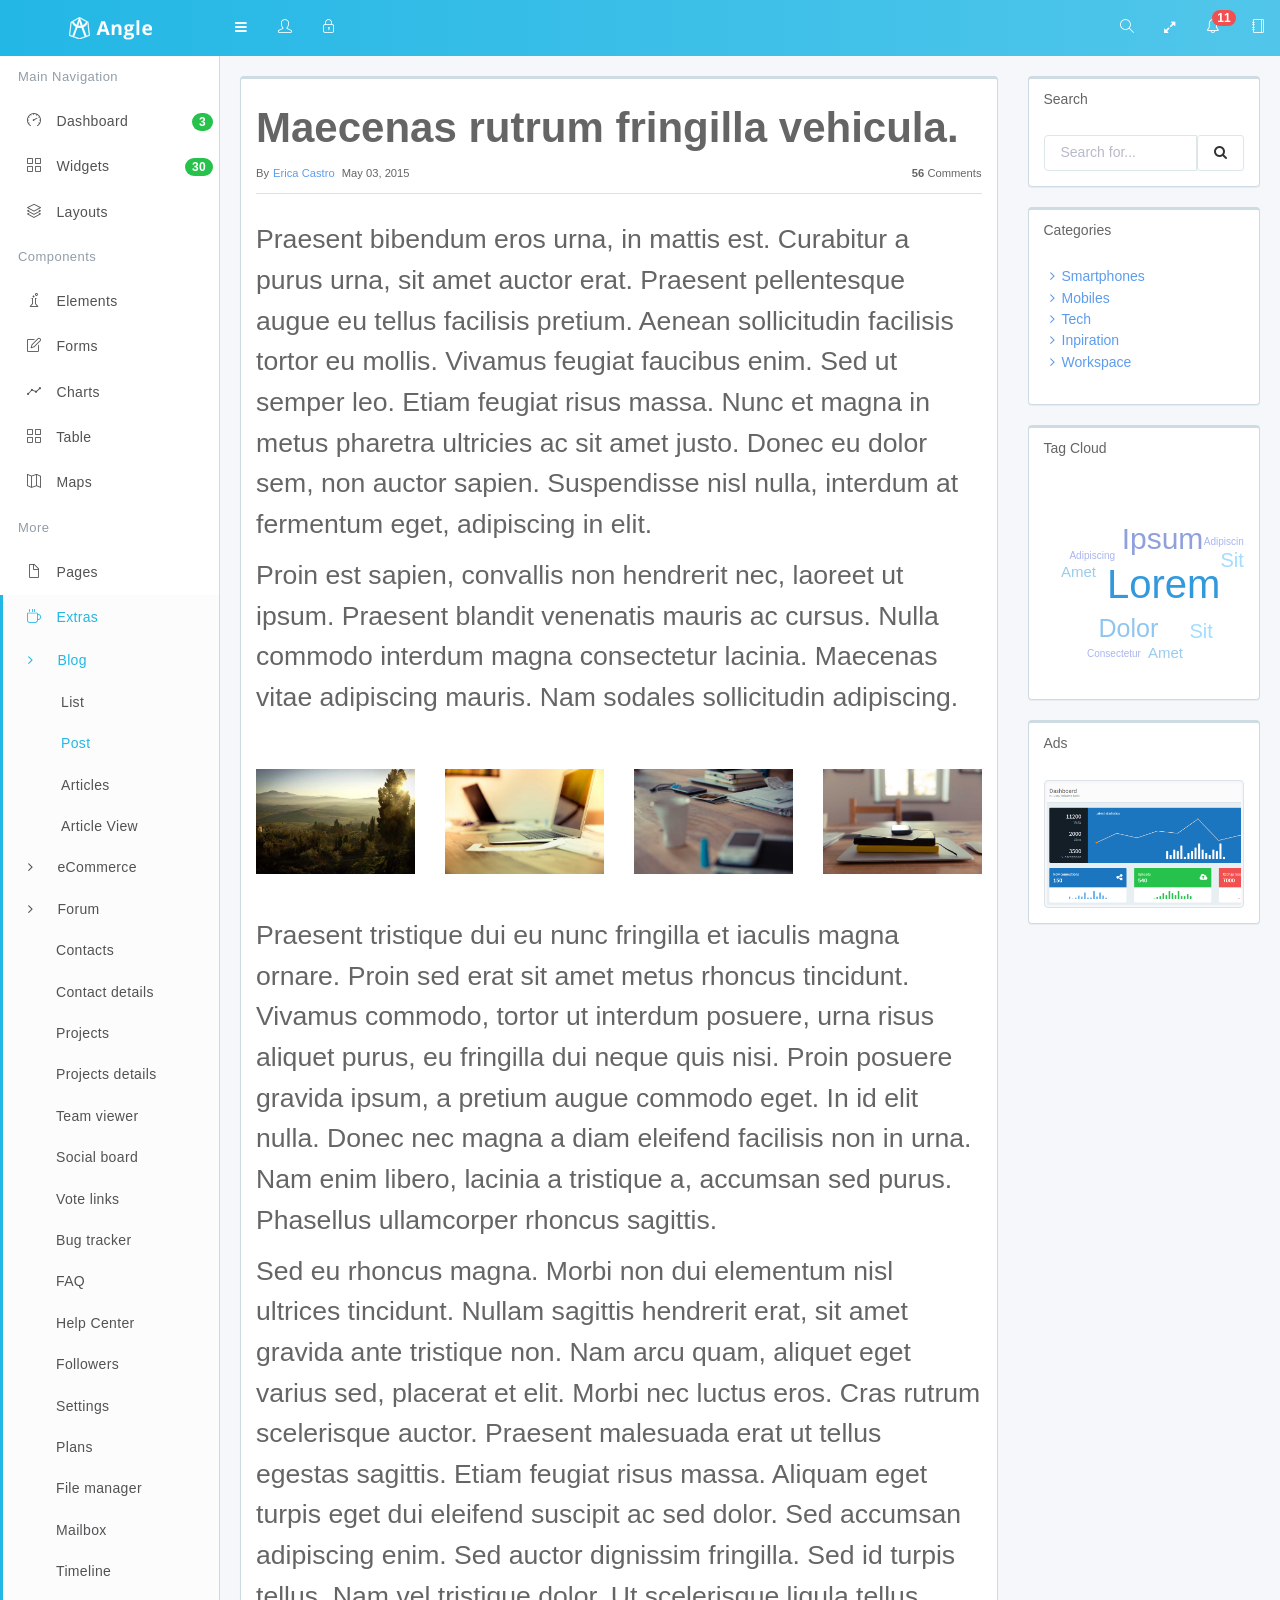
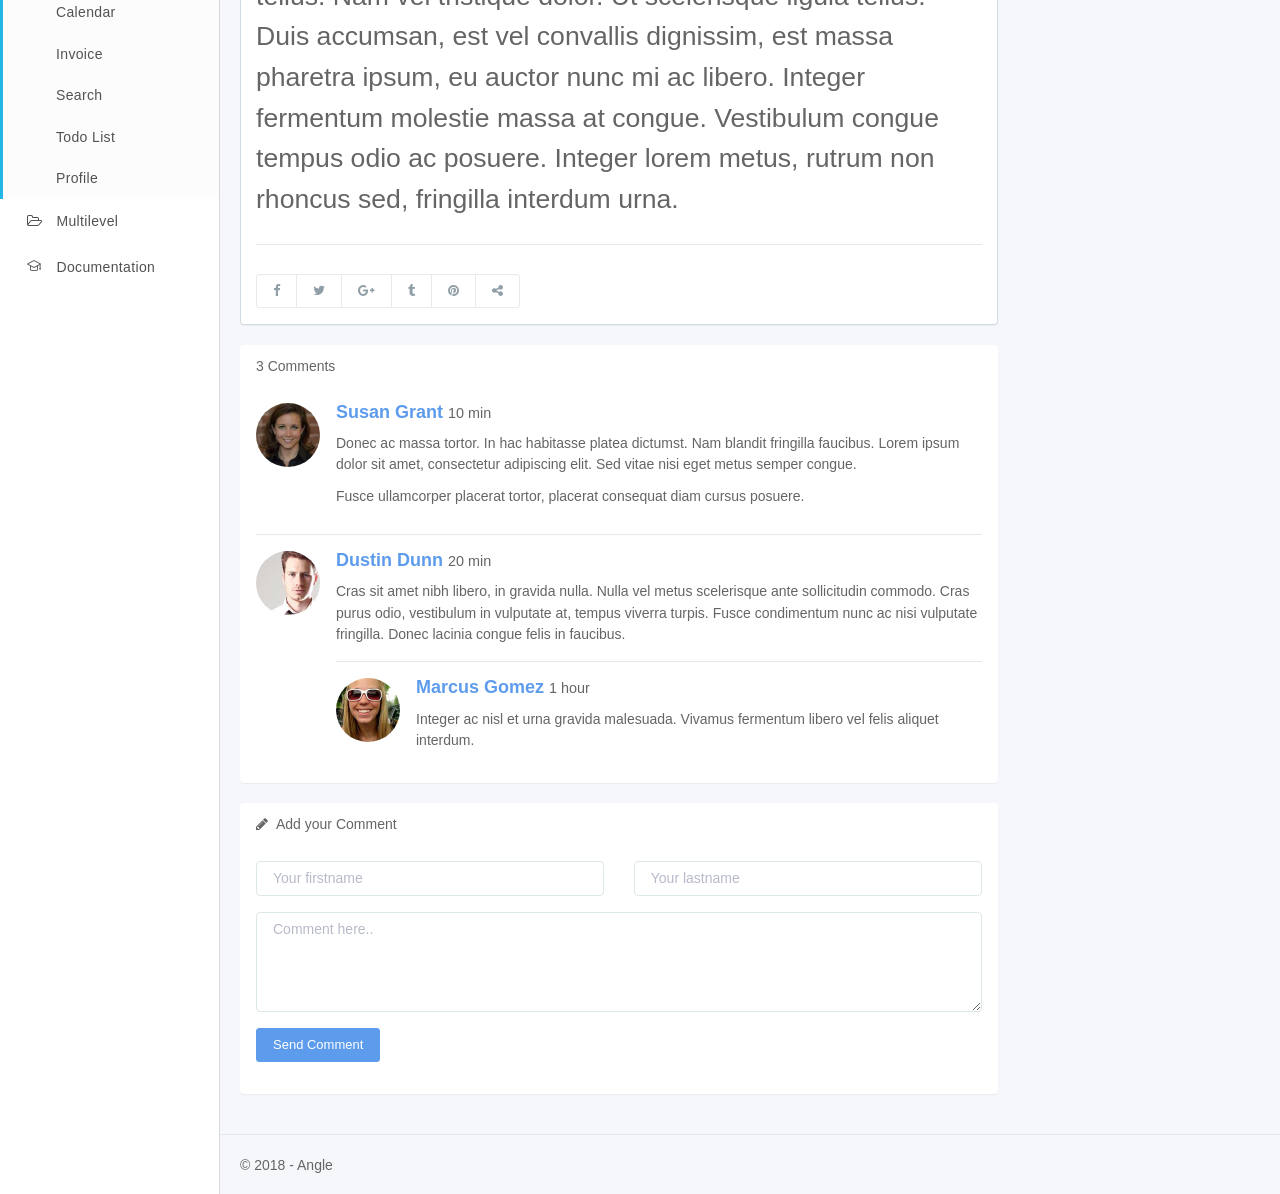
<file: html5jquery-bs4/app/blog-post.html>
<!DOCTYPE html>
<html lang="en">

<head>
   <meta charset="utf-8">
   <meta name="viewport" content="width=device-width, initial-scale=1, maximum-scale=1">
   <meta name="description" content="Bootstrap Admin App + jQuery">
   <meta name="keywords" content="app, responsive, jquery, bootstrap, dashboard, admin">
   <title>Angle - Bootstrap Admin Template</title>
   <!-- =============== VENDOR STYLES ===============-->
   <!-- FONT AWESOME-->
   <link rel="stylesheet" href="vendor/font-awesome/css/font-awesome.css">
   <!-- SIMPLE LINE ICONS-->
   <link rel="stylesheet" href="vendor/simple-line-icons/css/simple-line-icons.css">
   <!-- ANIMATE.CSS-->
   <link rel="stylesheet" href="vendor/animate.css/animate.css">
   <!-- WHIRL (spinners)-->
   <link rel="stylesheet" href="vendor/whirl/dist/whirl.css">
   <!-- =============== PAGE VENDOR STYLES ===============-->
   <!-- JQCLOUD-->
   <link rel="stylesheet" href="vendor/jqcloud2/dist/jqcloud.css">
   <!-- =============== BOOTSTRAP STYLES ===============-->
   <link rel="stylesheet" href="css/bootstrap.css" id="bscss">
   <!-- =============== APP STYLES ===============-->
   <link rel="stylesheet" href="css/app.css" id="maincss">
</head>

<body>
   <div class="wrapper">
      <!-- top navbar-->
      <header class="topnavbar-wrapper">
         <!-- START Top Navbar-->
         <nav class="navbar topnavbar">
            <!-- START navbar header-->
            <div class="navbar-header">
               <a class="navbar-brand" href="#/">
                  <div class="brand-logo">
                     <img class="img-fluid" src="img/logo.png" alt="App Logo">
                  </div>
                  <div class="brand-logo-collapsed">
                     <img class="img-fluid" src="img/logo-single.png" alt="App Logo">
                  </div>
               </a>
            </div>
            <!-- END navbar header-->
            <!-- START Left navbar-->
            <ul class="navbar-nav mr-auto flex-row">
               <li class="nav-item">
                  <!-- Button used to collapse the left sidebar. Only visible on tablet and desktops-->
                  <a class="nav-link d-none d-md-block d-lg-block d-xl-block" href="#" data-trigger-resize="" data-toggle-state="aside-collapsed">
                     <em class="fa fa-navicon"></em>
                  </a>
                  <!-- Button to show/hide the sidebar on mobile. Visible on mobile only.-->
                  <a class="nav-link sidebar-toggle d-md-none" href="#" data-toggle-state="aside-toggled" data-no-persist="true">
                     <em class="fa fa-navicon"></em>
                  </a>
               </li>
               <!-- START User avatar toggle-->
               <li class="nav-item d-none d-md-block">
                  <!-- Button used to collapse the left sidebar. Only visible on tablet and desktops-->
                  <a class="nav-link" id="user-block-toggle" href="#user-block" data-toggle="collapse">
                     <em class="icon-user"></em>
                  </a>
               </li>
               <!-- END User avatar toggle-->
               <!-- START lock screen-->
               <li class="nav-item d-none d-md-block">
                  <a class="nav-link" href="lock.html" title="Lock screen">
                     <em class="icon-lock"></em>
                  </a>
               </li>
               <!-- END lock screen-->
            </ul>
            <!-- END Left navbar-->
            <!-- START Right Navbar-->
            <ul class="navbar-nav flex-row">
               <!-- Search icon-->
               <li class="nav-item">
                  <a class="nav-link" href="#" data-search-open="">
                     <em class="icon-magnifier"></em>
                  </a>
               </li>
               <!-- Fullscreen (only desktops)-->
               <li class="nav-item d-none d-md-block">
                  <a class="nav-link" href="#" data-toggle-fullscreen="">
                     <em class="fa fa-expand"></em>
                  </a>
               </li>
               <!-- START Alert menu-->
               <li class="nav-item dropdown dropdown-list">
                  <a class="nav-link dropdown-toggle dropdown-toggle-nocaret" href="#" data-toggle="dropdown">
                     <em class="icon-bell"></em>
                     <span class="badge badge-danger">11</span>
                  </a>
                  <!-- START Dropdown menu-->
                  <div class="dropdown-menu dropdown-menu-right animated flipInX">
                     <div class="dropdown-item">
                        <!-- START list group-->
                        <div class="list-group">
                           <!-- list item-->
                           <div class="list-group-item list-group-item-action">
                              <div class="media">
                                 <div class="align-self-start mr-2">
                                    <em class="fa fa-twitter fa-2x text-info"></em>
                                 </div>
                                 <div class="media-body">
                                    <p class="m-0">New followers</p>
                                    <p class="m-0 text-muted text-sm">1 new follower</p>
                                 </div>
                              </div>
                           </div>
                           <!-- list item-->
                           <div class="list-group-item list-group-item-action">
                              <div class="media">
                                 <div class="align-self-start mr-2">
                                    <em class="fa fa-envelope fa-2x text-warning"></em>
                                 </div>
                                 <div class="media-body">
                                    <p class="m-0">New e-mails</p>
                                    <p class="m-0 text-muted text-sm">You have 10 new emails</p>
                                 </div>
                              </div>
                           </div>
                           <!-- list item-->
                           <div class="list-group-item list-group-item-action">
                              <div class="media">
                                 <div class="align-self-start mr-2">
                                    <em class="fa fa-tasks fa-2x text-success"></em>
                                 </div>
                                 <div class="media-body">
                                    <p class="m-0">Pending Tasks</p>
                                    <p class="m-0 text-muted text-sm">11 pending task</p>
                                 </div>
                              </div>
                           </div>
                           <!-- last list item-->
                           <div class="list-group-item list-group-item-action">
                              <span class="d-flex align-items-center">
                                 <span class="text-sm">More notifications</span>
                                 <span class="badge badge-danger ml-auto">14</span>
                              </span>
                           </div>
                        </div>
                        <!-- END list group-->
                     </div>
                  </div>
                  <!-- END Dropdown menu-->
               </li>
               <!-- END Alert menu-->
               <!-- START Offsidebar button-->
               <li class="nav-item">
                  <a class="nav-link" href="#" data-toggle-state="offsidebar-open" data-no-persist="true">
                     <em class="icon-notebook"></em>
                  </a>
               </li>
               <!-- END Offsidebar menu-->
            </ul>
            <!-- END Right Navbar-->
            <!-- START Search form-->
            <form class="navbar-form" role="search" action="search.html">
               <div class="form-group">
                  <input class="form-control" type="text" placeholder="Type and hit enter ...">
                  <div class="fa fa-times navbar-form-close" data-search-dismiss=""></div>
               </div>
               <button class="d-none" type="submit">Submit</button>
            </form>
            <!-- END Search form-->
         </nav>
         <!-- END Top Navbar-->
      </header>
      <!-- sidebar-->
      <aside class="aside-container">
         <!-- START Sidebar (left)-->
         <div class="aside-inner">
            <nav class="sidebar" data-sidebar-anyclick-close="">
               <!-- START sidebar nav-->
               <ul class="sidebar-nav">
                  <!-- START user info-->
                  <li class="has-user-block">
                     <div class="collapse" id="user-block">
                        <div class="item user-block">
                           <!-- User picture-->
                           <div class="user-block-picture">
                              <div class="user-block-status">
                                 <img class="img-thumbnail rounded-circle" src="img/user/02.jpg" alt="Avatar" width="60" height="60">
                                 <div class="circle bg-success circle-lg"></div>
                              </div>
                           </div>
                           <!-- Name and Job-->
                           <div class="user-block-info">
                              <span class="user-block-name">Hello, Mike</span>
                              <span class="user-block-role">Designer</span>
                           </div>
                        </div>
                     </div>
                  </li>
                  <!-- END user info-->
                  <!-- Iterates over all sidebar items-->
                  <li class="nav-heading ">
                     <span data-localize="sidebar.heading.HEADER">Main Navigation</span>
                  </li>
                  <li class=" ">
                     <a href="#dashboard" title="Dashboard" data-toggle="collapse">
                        <div class="float-right badge badge-success">3</div>
                        <em class="icon-speedometer"></em>
                        <span data-localize="sidebar.nav.DASHBOARD">Dashboard</span>
                     </a>
                     <ul class="sidebar-nav sidebar-subnav collapse" id="dashboard">
                        <li class="sidebar-subnav-header">Dashboard</li>
                        <li class=" ">
                           <a href="dashboard.html" title="Dashboard v1">
                              <span>Dashboard v1</span>
                           </a>
                        </li>
                        <li class=" ">
                           <a href="dashboard_v2.html" title="Dashboard v2">
                              <span>Dashboard v2</span>
                           </a>
                        </li>
                        <li class=" ">
                           <a href="dashboard_v3.html" title="Dashboard v3">
                              <span>Dashboard v3</span>
                           </a>
                        </li>
                     </ul>
                  </li>
                  <li class=" ">
                     <a href="widgets.html" title="Widgets">
                        <div class="float-right badge badge-success">30</div>
                        <em class="icon-grid"></em>
                        <span data-localize="sidebar.nav.WIDGETS">Widgets</span>
                     </a>
                  </li>
                  <li class=" ">
                     <a href="#layout" title="Layouts" data-toggle="collapse">
                        <em class="icon-layers"></em>
                        <span>Layouts</span>
                     </a>
                     <ul class="sidebar-nav sidebar-subnav collapse" id="layout">
                        <li class="sidebar-subnav-header">Layouts</li>
                        <li class=" ">
                           <a href="dashboard_h.html" title="Horizontal">
                              <span>Horizontal</span>
                           </a>
                        </li>
                     </ul>
                  </li>
                  <li class="nav-heading ">
                     <span data-localize="sidebar.heading.COMPONENTS">Components</span>
                  </li>
                  <li class=" ">
                     <a href="#elements" title="Elements" data-toggle="collapse">
                        <em class="icon-chemistry"></em>
                        <span data-localize="sidebar.nav.element.ELEMENTS">Elements</span>
                     </a>
                     <ul class="sidebar-nav sidebar-subnav collapse" id="elements">
                        <li class="sidebar-subnav-header">Elements</li>
                        <li class=" ">
                           <a href="buttons.html" title="Buttons">
                              <span data-localize="sidebar.nav.element.BUTTON">Buttons</span>
                           </a>
                        </li>
                        <li class=" ">
                           <a href="notifications.html" title="Notifications">
                              <span data-localize="sidebar.nav.element.NOTIFICATION">Notifications</span>
                           </a>
                        </li>
                        <li class=" ">
                           <a href="sweetalert.html" title="Sweet Alert">
                              <span>Sweet Alert</span>
                           </a>
                        </li>
                        <li class=" ">
                           <a href="carousel.html" title="Carousel">
                              <span data-localize="sidebar.nav.element.INTERACTION">Carousel</span>
                           </a>
                        </li>
                        <li class=" ">
                           <a href="spinners.html" title="Spinners">
                              <span data-localize="sidebar.nav.element.SPINNER">Spinners</span>
                           </a>
                        </li>
                        <li class=" ">
                           <a href="animations.html" title="Animations">
                              <span data-localize="sidebar.nav.element.ANIMATION">Animations</span>
                           </a>
                        </li>
                        <li class=" ">
                           <a href="dropdown-animations.html" title="Dropdown">
                              <span data-localize="sidebar.nav.element.DROPDOWN">Dropdown</span>
                           </a>
                        </li>
                        <li class=" ">
                           <a href="nestable.html" title="Nestable">
                              <span>Nestable</span>
                           </a>
                        </li>
                        <li class=" ">
                           <a href="sortable.html" title="Sortable">
                              <span>Sortable</span>
                           </a>
                        </li>
                        <li class=" ">
                           <a href="cards.html" title="Cards">
                              <span data-localize="sidebar.nav.element.CARDS">Cards</span>
                           </a>
                        </li>
                        <li class=" ">
                           <a href="portlets.html" title="Portlets">
                              <span data-localize="sidebar.nav.element.PORTLET">Portlets</span>
                           </a>
                        </li>
                        <li class=" ">
                           <a href="grid.html" title="Grid">
                              <span data-localize="sidebar.nav.element.GRID">Grid</span>
                           </a>
                        </li>
                        <li class=" ">
                           <a href="grid-masonry.html" title="Grid Masonry">
                              <span data-localize="sidebar.nav.element.GRID_MASONRY">Grid Masonry</span>
                           </a>
                        </li>
                        <li class=" ">
                           <a href="typo.html" title="Typography">
                              <span data-localize="sidebar.nav.element.TYPO">Typography</span>
                           </a>
                        </li>
                        <li class=" ">
                           <a href="icons-font.html" title="Font Icons">
                              <div class="float-right badge badge-success">+400</div>
                              <span data-localize="sidebar.nav.element.FONT_ICON">Font Icons</span>
                           </a>
                        </li>
                        <li class=" ">
                           <a href="icons-weather.html" title="Weather Icons">
                              <div class="float-right badge badge-success">+100</div>
                              <span data-localize="sidebar.nav.element.WEATHER_ICON">Weather Icons</span>
                           </a>
                        </li>
                        <li class=" ">
                           <a href="colors.html" title="Colors">
                              <span data-localize="sidebar.nav.element.COLOR">Colors</span>
                           </a>
                        </li>
                     </ul>
                  </li>
                  <li class=" ">
                     <a href="#forms" title="Forms" data-toggle="collapse">
                        <em class="icon-note"></em>
                        <span data-localize="sidebar.nav.form.FORM">Forms</span>
                     </a>
                     <ul class="sidebar-nav sidebar-subnav collapse" id="forms">
                        <li class="sidebar-subnav-header">Forms</li>
                        <li class=" ">
                           <a href="form-standard.html" title="Standard">
                              <span data-localize="sidebar.nav.form.STANDARD">Standard</span>
                           </a>
                        </li>
                        <li class=" ">
                           <a href="form-extended.html" title="Extended">
                              <span data-localize="sidebar.nav.form.EXTENDED">Extended</span>
                           </a>
                        </li>
                        <li class=" ">
                           <a href="form-validation.html" title="Validation">
                              <span data-localize="sidebar.nav.form.VALIDATION">Validation</span>
                           </a>
                        </li>
                        <li class=" ">
                           <a href="form-wizard.html" title="Wizard">
                              <span>Wizard</span>
                           </a>
                        </li>
                        <li class=" ">
                           <a href="form-upload.html" title="Upload">
                              <span>Upload</span>
                           </a>
                        </li>
                        <li class=" ">
                           <a href="form-xeditable.html" title="xEditable">
                              <span>xEditable</span>
                           </a>
                        </li>
                        <li class=" ">
                           <a href="form-imagecrop.html" title="Cropper">
                              <span>Cropper</span>
                           </a>
                        </li>
                     </ul>
                  </li>
                  <li class=" ">
                     <a href="#charts" title="Charts" data-toggle="collapse">
                        <em class="icon-graph"></em>
                        <span data-localize="sidebar.nav.chart.CHART">Charts</span>
                     </a>
                     <ul class="sidebar-nav sidebar-subnav collapse" id="charts">
                        <li class="sidebar-subnav-header">Charts</li>
                        <li class=" ">
                           <a href="chart-flot.html" title="Flot">
                              <span data-localize="sidebar.nav.chart.FLOT">Flot</span>
                           </a>
                        </li>
                        <li class=" ">
                           <a href="chart-radial.html" title="Radial">
                              <span data-localize="sidebar.nav.chart.RADIAL">Radial</span>
                           </a>
                        </li>
                        <li class=" ">
                           <a href="chart-js.html" title="Chart JS">
                              <span>Chart JS</span>
                           </a>
                        </li>
                        <li class=" ">
                           <a href="chart-rickshaw.html" title="Rickshaw">
                              <span>Rickshaw</span>
                           </a>
                        </li>
                        <li class=" ">
                           <a href="chart-morris.html" title="MorrisJS">
                              <span>MorrisJS</span>
                           </a>
                        </li>
                        <li class=" ">
                           <a href="chart-chartist.html" title="Chartist">
                              <span>Chartist</span>
                           </a>
                        </li>
                     </ul>
                  </li>
                  <li class=" ">
                     <a href="#tables" title="Tables" data-toggle="collapse">
                        <em class="icon-grid"></em>
                        <span data-localize="sidebar.nav.table.TABLE">Tables</span>
                     </a>
                     <ul class="sidebar-nav sidebar-subnav collapse" id="tables">
                        <li class="sidebar-subnav-header">Tables</li>
                        <li class=" ">
                           <a href="table-standard.html" title="Standard">
                              <span data-localize="sidebar.nav.table.STANDARD">Standard</span>
                           </a>
                        </li>
                        <li class=" ">
                           <a href="table-extended.html" title="Extended">
                              <span data-localize="sidebar.nav.table.EXTENDED">Extended</span>
                           </a>
                        </li>
                        <li class=" ">
                           <a href="table-datatable.html" title="DataTables">
                              <span data-localize="sidebar.nav.table.DATATABLE">DataTables</span>
                           </a>
                        </li>
                        <li class=" ">
                           <a href="table-bootgrid.html" title="BootGrid">
                              <span>BootGrid</span>
                           </a>
                        </li>
                     </ul>
                  </li>
                  <li class=" ">
                     <a href="#maps" title="Maps" data-toggle="collapse">
                        <em class="icon-map"></em>
                        <span data-localize="sidebar.nav.map.MAP">Maps</span>
                     </a>
                     <ul class="sidebar-nav sidebar-subnav collapse" id="maps">
                        <li class="sidebar-subnav-header">Maps</li>
                        <li class=" ">
                           <a href="maps-google.html" title="Google Maps">
                              <span data-localize="sidebar.nav.map.GOOGLE">Google Maps</span>
                           </a>
                        </li>
                        <li class=" ">
                           <a href="maps-vector.html" title="Vector Maps">
                              <span data-localize="sidebar.nav.map.VECTOR">Vector Maps</span>
                           </a>
                        </li>
                     </ul>
                  </li>
                  <li class="nav-heading ">
                     <span data-localize="sidebar.heading.MORE">More</span>
                  </li>
                  <li class=" ">
                     <a href="#pages" title="Pages" data-toggle="collapse">
                        <em class="icon-doc"></em>
                        <span data-localize="sidebar.nav.pages.PAGES">Pages</span>
                     </a>
                     <ul class="sidebar-nav sidebar-subnav collapse" id="pages">
                        <li class="sidebar-subnav-header">Pages</li>
                        <li class=" ">
                           <a href="login.html" title="Login">
                              <span data-localize="sidebar.nav.pages.LOGIN">Login</span>
                           </a>
                        </li>
                        <li class=" ">
                           <a href="register.html" title="Sign up">
                              <span data-localize="sidebar.nav.pages.REGISTER">Sign up</span>
                           </a>
                        </li>
                        <li class=" ">
                           <a href="recover.html" title="Recover Password">
                              <span data-localize="sidebar.nav.pages.RECOVER">Recover Password</span>
                           </a>
                        </li>
                        <li class=" ">
                           <a href="lock.html" title="Lock">
                              <span data-localize="sidebar.nav.pages.LOCK">Lock</span>
                           </a>
                        </li>
                        <li class=" ">
                           <a href="template.html" title="Starter Template">
                              <span data-localize="sidebar.nav.pages.STARTER">Starter Template</span>
                           </a>
                        </li>
                        <li class=" ">
                           <a href="404.html" title="404">
                              <span>404</span>
                           </a>
                        </li>
                        <li class=" ">
                           <a href="500.html" title="500">
                              <span>500</span>
                           </a>
                        </li>
                        <li class=" ">
                           <a href="maintenance.html" title="Maintenance">
                              <span>Maintenance</span>
                           </a>
                        </li>
                     </ul>
                  </li>
                  <li class=" ">
                     <a href="#extras" title="Extras" data-toggle="collapse">
                        <em class="icon-cup"></em>
                        <span data-localize="sidebar.nav.extra.EXTRA">Extras</span>
                     </a>
                     <ul class="sidebar-nav sidebar-subnav collapse" id="extras">
                        <li class="sidebar-subnav-header">Extras</li>
                        <li class=" ">
                           <a href="#blog" title="Blog" data-toggle="collapse">
                              <em class="fa fa-angle-right"></em>
                              <span>Blog</span>
                           </a>
                           <ul class="sidebar-nav sidebar-subnav collapse" id="blog">
                              <li class="sidebar-subnav-header">Blog</li>
                              <li class=" ">
                                 <a href="blog.html" title="List">
                                    <span>List</span>
                                 </a>
                              </li>
                              <li class=" active">
                                 <a href="blog-post.html" title="Post">
                                    <span>Post</span>
                                 </a>
                              </li>
                              <li class=" ">
                                 <a href="blog-articles.html" title="Articles">
                                    <span>Articles</span>
                                 </a>
                              </li>
                              <li class=" ">
                                 <a href="blog-article-view.html" title="Article View">
                                    <span>Article View</span>
                                 </a>
                              </li>
                           </ul>
                        </li>
                        <li class=" ">
                           <a href="#ecommerce" title="eCommerce" data-toggle="collapse">
                              <em class="fa fa-angle-right"></em>
                              <span>eCommerce</span>
                           </a>
                           <ul class="sidebar-nav sidebar-subnav collapse" id="ecommerce">
                              <li class="sidebar-subnav-header">eCommerce</li>
                              <li class=" ">
                                 <a href="ecommerce-orders.html" title="Orders">
                                    <div class="float-right badge badge-success">10</div>
                                    <span>Orders</span>
                                 </a>
                              </li>
                              <li class=" ">
                                 <a href="ecommerce-order-view.html" title="Order View">
                                    <span>Order View</span>
                                 </a>
                              </li>
                              <li class=" ">
                                 <a href="ecommerce-products.html" title="Products">
                                    <span>Products</span>
                                 </a>
                              </li>
                              <li class=" ">
                                 <a href="ecommerce-product-view.html" title="Product View">
                                    <span>Product View</span>
                                 </a>
                              </li>
                              <li class=" ">
                                 <a href="ecommerce-checkout.html" title="Checkout">
                                    <span>Checkout</span>
                                 </a>
                              </li>
                           </ul>
                        </li>
                        <li class=" ">
                           <a href="#forum" title="Forum" data-toggle="collapse">
                              <em class="fa fa-angle-right"></em>
                              <span>Forum</span>
                           </a>
                           <ul class="sidebar-nav sidebar-subnav collapse" id="forum">
                              <li class="sidebar-subnav-header">Forum</li>
                              <li class=" ">
                                 <a href="forum-categories.html" title="Categories">
                                    <span>Categories</span>
                                 </a>
                              </li>
                              <li class=" ">
                                 <a href="forum-topics.html" title="Topics">
                                    <span>Topics</span>
                                 </a>
                              </li>
                              <li class=" ">
                                 <a href="forum-discussion.html" title="Discussion">
                                    <span>Discussion</span>
                                 </a>
                              </li>
                           </ul>
                        </li>
                        <li class=" ">
                           <a href="contacts.html" title="Contacts">
                              <span>Contacts</span>
                           </a>
                        </li>
                        <li class=" ">
                           <a href="contact-details.html" title="Contact details">
                              <span>Contact details</span>
                           </a>
                        </li>
                        <li class=" ">
                           <a href="projects.html" title="Projects">
                              <span>Projects</span>
                           </a>
                        </li>
                        <li class=" ">
                           <a href="project-details.html" title="Projects details">
                              <span>Projects details</span>
                           </a>
                        </li>
                        <li class=" ">
                           <a href="team-viewer.html" title="Team viewer">
                              <span>Team viewer</span>
                           </a>
                        </li>
                        <li class=" ">
                           <a href="social-board.html" title="Social board">
                              <span>Social board</span>
                           </a>
                        </li>
                        <li class=" ">
                           <a href="vote-links.html" title="Vote links">
                              <span>Vote links</span>
                           </a>
                        </li>
                        <li class=" ">
                           <a href="bug-tracker.html" title="Bug tracker">
                              <span>Bug tracker</span>
                           </a>
                        </li>
                        <li class=" ">
                           <a href="faq.html" title="FAQ">
                              <span>FAQ</span>
                           </a>
                        </li>
                        <li class=" ">
                           <a href="help-center.html" title="Help Center">
                              <span>Help Center</span>
                           </a>
                        </li>
                        <li class=" ">
                           <a href="followers.html" title="Followers">
                              <span>Followers</span>
                           </a>
                        </li>
                        <li class=" ">
                           <a href="settings.html" title="Settings">
                              <span>Settings</span>
                           </a>
                        </li>
                        <li class=" ">
                           <a href="plans.html" title="Plans">
                              <span>Plans</span>
                           </a>
                        </li>
                        <li class=" ">
                           <a href="file-manager.html" title="File manager">
                              <span>File manager</span>
                           </a>
                        </li>
                        <li class=" ">
                           <a href="mailbox.html" title="Mailbox">
                              <span data-localize="sidebar.nav.extra.MAILBOX">Mailbox</span>
                           </a>
                        </li>
                        <li class=" ">
                           <a href="timeline.html" title="Timeline">
                              <span data-localize="sidebar.nav.extra.TIMELINE">Timeline</span>
                           </a>
                        </li>
                        <li class=" ">
                           <a href="calendar.html" title="Calendar">
                              <span data-localize="sidebar.nav.extra.CALENDAR">Calendar</span>
                           </a>
                        </li>
                        <li class=" ">
                           <a href="invoice.html" title="Invoice">
                              <span data-localize="sidebar.nav.extra.INVOICE">Invoice</span>
                           </a>
                        </li>
                        <li class=" ">
                           <a href="search.html" title="Search">
                              <span data-localize="sidebar.nav.extra.SEARCH">Search</span>
                           </a>
                        </li>
                        <li class=" ">
                           <a href="todo.html" title="Todo List">
                              <span data-localize="sidebar.nav.extra.TODO">Todo List</span>
                           </a>
                        </li>
                        <li class=" ">
                           <a href="profile.html" title="Profile">
                              <span data-localize="sidebar.nav.extra.PROFILE">Profile</span>
                           </a>
                        </li>
                     </ul>
                  </li>
                  <li class=" ">
                     <a href="#multilevel" title="Multilevel" data-toggle="collapse">
                        <em class="fa fa-folder-open-o"></em>
                        <span>Multilevel</span>
                     </a>
                     <ul class="sidebar-nav sidebar-subnav collapse" id="multilevel">
                        <li class="sidebar-subnav-header">Multilevel</li>
                        <li class=" ">
                           <a href="#level1" title="Level 1" data-toggle="collapse">
                              <span>Level 1</span>
                           </a>
                           <ul class="sidebar-nav sidebar-subnav collapse" id="level1">
                              <li class="sidebar-subnav-header">Level 1</li>
                              <li class=" ">
                                 <a href="multilevel-1.html" title="Level1 Item">
                                    <span>Level1 Item</span>
                                 </a>
                              </li>
                              <li class=" ">
                                 <a href="#level2" title="Level 2" data-toggle="collapse">
                                    <span>Level 2</span>
                                 </a>
                                 <ul class="sidebar-nav sidebar-subnav collapse" id="level2">
                                    <li class="sidebar-subnav-header">Level 2</li>
                                    <li class=" ">
                                       <a href="#level3" title="Level 3" data-toggle="collapse">
                                          <span>Level 3</span>
                                       </a>
                                       <ul class="sidebar-nav sidebar-subnav collapse" id="level3">
                                          <li class="sidebar-subnav-header">Level 3</li>
                                          <li class=" ">
                                             <a href="multilevel-3.html" title="Level3 Item">
                                                <span>Level3 Item</span>
                                             </a>
                                          </li>
                                       </ul>
                                    </li>
                                 </ul>
                              </li>
                           </ul>
                        </li>
                     </ul>
                  </li>
                  <li class=" ">
                     <a href="documentation.html" title="Documentation">
                        <em class="icon-graduation"></em>
                        <span data-localize="sidebar.nav.DOCUMENTATION">Documentation</span>
                     </a>
                  </li>
               </ul>
               <!-- END sidebar nav-->
            </nav>
         </div>
         <!-- END Sidebar (left)-->
      </aside>
      <!-- offsidebar-->
      <aside class="offsidebar d-none">
         <!-- START Off Sidebar (right)-->
         <nav>
            <div role="tabpanel">
               <!-- Nav tabs-->
               <ul class="nav nav-tabs nav-justified" role="tablist">
                  <li class="nav-item" role="presentation">
                     <a class="nav-link active" href="#app-settings" aria-controls="app-settings" role="tab" data-toggle="tab">
                        <em class="icon-equalizer fa-lg"></em>
                     </a>
                  </li>
                  <li class="nav-item" role="presentation">
                     <a class="nav-link" href="#app-chat" aria-controls="app-chat" role="tab" data-toggle="tab">
                        <em class="icon-user fa-lg"></em>
                     </a>
                  </li>
               </ul>
               <!-- Tab panes-->
               <div class="tab-content">
                  <div class="tab-pane fade active show" id="app-settings" role="tabpanel">
                     <h3 class="text-center text-thin mt-4">Settings</h3>
                     <div class="p-2">
                        <h4 class="text-muted text-thin">Themes</h4>
                        <div class="row row-flush mb-2">
                           <div class="col mb-2">
                              <div class="setting-color">
                                 <label data-load-css="css/theme-a.css">
                                    <input type="radio" name="setting-theme" checked="checked">
                                    <span class="icon-check"></span>
                                    <span class="split">
                                       <span class="color bg-info"></span>
                                       <span class="color bg-info-light"></span>
                                    </span>
                                    <span class="color bg-white"></span>
                                 </label>
                              </div>
                           </div>
                           <div class="col mb-2">
                              <div class="setting-color">
                                 <label data-load-css="css/theme-b.css">
                                    <input type="radio" name="setting-theme">
                                    <span class="icon-check"></span>
                                    <span class="split">
                                       <span class="color bg-green"></span>
                                       <span class="color bg-green-light"></span>
                                    </span>
                                    <span class="color bg-white"></span>
                                 </label>
                              </div>
                           </div>
                           <div class="col mb-2">
                              <div class="setting-color">
                                 <label data-load-css="css/theme-c.css">
                                    <input type="radio" name="setting-theme">
                                    <span class="icon-check"></span>
                                    <span class="split">
                                       <span class="color bg-purple"></span>
                                       <span class="color bg-purple-light"></span>
                                    </span>
                                    <span class="color bg-white"></span>
                                 </label>
                              </div>
                           </div>
                           <div class="col mb-2">
                              <div class="setting-color">
                                 <label data-load-css="css/theme-d.css">
                                    <input type="radio" name="setting-theme">
                                    <span class="icon-check"></span>
                                    <span class="split">
                                       <span class="color bg-danger"></span>
                                       <span class="color bg-danger-light"></span>
                                    </span>
                                    <span class="color bg-white"></span>
                                 </label>
                              </div>
                           </div>
                        </div>
                        <div class="row row-flush mb-2">
                           <div class="col mb-2">
                              <div class="setting-color">
                                 <label data-load-css="css/theme-e.css">
                                    <input type="radio" name="setting-theme">
                                    <span class="icon-check"></span>
                                    <span class="split">
                                       <span class="color bg-info-dark"></span>
                                       <span class="color bg-info"></span>
                                    </span>
                                    <span class="color bg-gray-dark"></span>
                                 </label>
                              </div>
                           </div>
                           <div class="col mb-2">
                              <div class="setting-color">
                                 <label data-load-css="css/theme-f.css">
                                    <input type="radio" name="setting-theme">
                                    <span class="icon-check"></span>
                                    <span class="split">
                                       <span class="color bg-green-dark"></span>
                                       <span class="color bg-green"></span>
                                    </span>
                                    <span class="color bg-gray-dark"></span>
                                 </label>
                              </div>
                           </div>
                           <div class="col mb-2">
                              <div class="setting-color">
                                 <label data-load-css="css/theme-g.css">
                                    <input type="radio" name="setting-theme">
                                    <span class="icon-check"></span>
                                    <span class="split">
                                       <span class="color bg-purple-dark"></span>
                                       <span class="color bg-purple"></span>
                                    </span>
                                    <span class="color bg-gray-dark"></span>
                                 </label>
                              </div>
                           </div>
                           <div class="col mb-2">
                              <div class="setting-color">
                                 <label data-load-css="css/theme-h.css">
                                    <input type="radio" name="setting-theme">
                                    <span class="icon-check"></span>
                                    <span class="split">
                                       <span class="color bg-danger-dark"></span>
                                       <span class="color bg-danger"></span>
                                    </span>
                                    <span class="color bg-gray-dark"></span>
                                 </label>
                              </div>
                           </div>
                        </div>
                     </div>
                     <div class="p-2">
                        <h4 class="text-muted text-thin">Layout</h4>
                        <div class="clearfix">
                           <p class="float-left">Fixed</p>
                           <div class="float-right">
                              <label class="switch">
                                 <input id="chk-fixed" type="checkbox" data-toggle-state="layout-fixed">
                                 <span></span>
                              </label>
                           </div>
                        </div>
                        <div class="clearfix">
                           <p class="float-left">Boxed</p>
                           <div class="float-right">
                              <label class="switch">
                                 <input id="chk-boxed" type="checkbox" data-toggle-state="layout-boxed">
                                 <span></span>
                              </label>
                           </div>
                        </div>
                        <div class="clearfix">
                           <p class="float-left">RTL</p>
                           <div class="float-right">
                              <label class="switch">
                                 <input id="chk-rtl" type="checkbox">
                                 <span></span>
                              </label>
                           </div>
                        </div>
                     </div>
                     <div class="p-2">
                        <h4 class="text-muted text-thin">Aside</h4>
                        <div class="clearfix">
                           <p class="float-left">Collapsed</p>
                           <div class="float-right">
                              <label class="switch">
                                 <input id="chk-collapsed" type="checkbox" data-toggle-state="aside-collapsed">
                                 <span></span>
                              </label>
                           </div>
                        </div>
                        <div class="clearfix">
                           <p class="float-left">Collapsed Text</p>
                           <div class="float-right">
                              <label class="switch">
                                 <input id="chk-collapsed-text" type="checkbox" data-toggle-state="aside-collapsed-text">
                                 <span></span>
                              </label>
                           </div>
                        </div>
                        <div class="clearfix">
                           <p class="float-left">Float</p>
                           <div class="float-right">
                              <label class="switch">
                                 <input id="chk-float" type="checkbox" data-toggle-state="aside-float">
                                 <span></span>
                              </label>
                           </div>
                        </div>
                        <div class="clearfix">
                           <p class="float-left">Hover</p>
                           <div class="float-right">
                              <label class="switch">
                                 <input id="chk-hover" type="checkbox" data-toggle-state="aside-hover">
                                 <span></span>
                              </label>
                           </div>
                        </div>
                        <div class="clearfix">
                           <p class="float-left">Show Scrollbar</p>
                           <div class="float-right">
                              <label class="switch">
                                 <input id="chk-scroll" type="checkbox" data-toggle-state="show-scrollbar" data-target=".sidebar">
                                 <span></span>
                              </label>
                           </div>
                        </div>
                     </div>
                  </div>
                  <div class="tab-pane fade" id="app-chat" role="tabpanel">
                     <h3 class="text-center text-thin mt-4">Connections</h3>
                     <div class="list-group">
                        <!-- START list title-->
                        <div class="list-group-item border-0">
                           <small class="text-muted">ONLINE</small>
                        </div>
                        <!-- END list title-->
                        <div class="list-group-item list-group-item-action border-0">
                           <div class="media">
                              <img class="align-self-center mr-3 rounded-circle thumb48" src="img/user/05.jpg" alt="Image">
                              <div class="media-body text-truncate">
                                 <a href="#">
                                    <strong>Juan Sims</strong>
                                 </a>
                                 <br>
                                 <small class="text-muted">Designeer</small>
                              </div>
                              <div class="ml-auto">
                                 <span class="circle bg-success circle-lg"></span>
                              </div>
                           </div>
                        </div>
                        <div class="list-group-item list-group-item-action border-0">
                           <div class="media">
                              <img class="align-self-center mr-3 rounded-circle thumb48" src="img/user/06.jpg" alt="Image">
                              <div class="media-body text-truncate">
                                 <a href="#">
                                    <strong>Maureen Jenkins</strong>
                                 </a>
                                 <br>
                                 <small class="text-muted">Designeer</small>
                              </div>
                              <div class="ml-auto">
                                 <span class="circle bg-success circle-lg"></span>
                              </div>
                           </div>
                        </div>
                        <div class="list-group-item list-group-item-action border-0">
                           <div class="media">
                              <img class="align-self-center mr-3 rounded-circle thumb48" src="img/user/07.jpg" alt="Image">
                              <div class="media-body text-truncate">
                                 <a href="#">
                                    <strong>Billie Dunn</strong>
                                 </a>
                                 <br>
                                 <small class="text-muted">Designeer</small>
                              </div>
                              <div class="ml-auto">
                                 <span class="circle bg-danger circle-lg"></span>
                              </div>
                           </div>
                        </div>
                        <div class="list-group-item list-group-item-action border-0">
                           <div class="media">
                              <img class="align-self-center mr-3 rounded-circle thumb48" src="img/user/08.jpg" alt="Image">
                              <div class="media-body text-truncate">
                                 <a href="#">
                                    <strong>Tomothy Roberts</strong>
                                 </a>
                                 <br>
                                 <small class="text-muted">Designeer</small>
                              </div>
                              <div class="ml-auto">
                                 <span class="circle bg-warning circle-lg"></span>
                              </div>
                           </div>
                        </div>
                        <!-- START list title-->
                        <div class="list-group-item border-0">
                           <small class="text-muted">OFFLINE</small>
                        </div>
                        <!-- END list title-->
                        <div class="list-group-item list-group-item-action border-0">
                           <div class="media">
                              <img class="align-self-center mr-3 rounded-circle thumb48" src="img/user/09.jpg" alt="Image">
                              <div class="media-body text-truncate">
                                 <a href="#">
                                    <strong>Lawrence Robinson</strong>
                                 </a>
                                 <br>
                                 <small class="text-muted">Designeer</small>
                              </div>
                              <div class="ml-auto">
                                 <span class="circle bg-warning circle-lg"></span>
                              </div>
                           </div>
                        </div>
                        <div class="list-group-item list-group-item-action border-0">
                           <div class="media">
                              <img class="align-self-center mr-3 rounded-circle thumb48" src="img/user/10.jpg" alt="Image">
                              <div class="media-body text-truncate">
                                 <a href="#">
                                    <strong>Tyrone Owens</strong>
                                 </a>
                                 <br>
                                 <small class="text-muted">Designeer</small>
                              </div>
                              <div class="ml-auto">
                                 <span class="circle bg-warning circle-lg"></span>
                              </div>
                           </div>
                        </div>
                     </div>
                     <div class="px-3 py-4 text-center">
                        <!-- Optional link to list more users-->
                        <a class="btn btn-purple btn-sm" href="#" title="See more contacts">
                           <strong>Load more..</strong>
                        </a>
                     </div>
                     <!-- Extra items-->
                     <div class="px-3 py-2">
                        <p>
                           <small class="text-muted">Tasks completion</small>
                        </p>
                        <div class="progress progress-xs m-0">
                           <div class="progress-bar bg-success" role="progressbar" aria-valuenow="80" aria-valuemin="0" aria-valuemax="100" style="width: 80%;">
                              <span class="sr-only">80% Complete</span>
                           </div>
                        </div>
                     </div>
                     <div class="px-3 py-2">
                        <p>
                           <small class="text-muted">Upload quota</small>
                        </p>
                        <div class="progress progress-xs m-0">
                           <div class="progress-bar bg-warning" role="progressbar" aria-valuenow="40" aria-valuemin="0" aria-valuemax="100" style="width: 40%;">
                              <span class="sr-only">40% Complete</span>
                           </div>
                        </div>
                     </div>
                  </div>
               </div>
            </div>
         </nav>
         <!-- END Off Sidebar (right)-->
      </aside>
      <!-- Main section-->
      <section class="section-container">
         <!-- Page content-->
         <div class="content-wrapper">
            <div class="row">
               <!-- Blog Content-->
               <div class="col-xl-9">
                  <div class="card card-default">
                     <div class="card-header">
                        <div class="bb">
                           <h2 class="text-lg mt-3">Maecenas rutrum fringilla vehicula.</h2>
                           <p class="d-flex">
                              <span>
                                 <small class="mr-1">By<a class="ml-1" href="">Erica Castro</a>
                                 </small>
                                 <small class="mr-1">May 03, 2015</small>
                              </span>
                              <span class="ml-auto">
                                 <small>
                                    <strong>56</strong>
                                    <span>Comments</span>
                                 </small>
                              </span>
                           </p>
                        </div>
                     </div>
                     <div class="card-body text-md">
                        <p>Praesent bibendum eros urna, in mattis est. Curabitur a purus urna, sit amet auctor erat. Praesent pellentesque augue eu tellus facilisis pretium. Aenean sollicitudin facilisis tortor eu mollis. Vivamus feugiat faucibus enim. Sed
                           ut semper leo. Etiam feugiat risus massa. Nunc et magna in metus pharetra ultricies ac sit amet justo. Donec eu dolor sem, non auctor sapien. Suspendisse nisl nulla, interdum at fermentum eget, adipiscing in elit.</p>
                        <p>Proin est sapien, convallis non hendrerit nec, laoreet ut ipsum. Praesent blandit venenatis mauris ac cursus. Nulla commodo interdum magna consectetur lacinia. Maecenas vitae adipiscing mauris. Nam sodales sollicitudin adipiscing.</p>
                        <br>
                        <div class="row">
                           <div class="col-3">
                              <a href="">
                                 <img class="img-fluid" src="img/bg4.jpg" alt="demo">
                              </a>
                           </div>
                           <div class="col-3">
                              <a href="">
                                 <img class="img-fluid" src="img/bg5.jpg" alt="demo">
                              </a>
                           </div>
                           <div class="col-3">
                              <a href="">
                                 <img class="img-fluid" src="img/bg7.jpg" alt="demo">
                              </a>
                           </div>
                           <div class="col-3">
                              <a href="">
                                 <img class="img-fluid" src="img/bg8.jpg" alt="demo">
                              </a>
                           </div>
                        </div>
                        <br>
                        <p>Praesent tristique dui eu nunc fringilla et iaculis magna ornare. Proin sed erat sit amet metus rhoncus tincidunt. Vivamus commodo, tortor ut interdum posuere, urna risus aliquet purus, eu fringilla dui neque quis nisi. Proin posuere
                           gravida ipsum, a pretium augue commodo eget. In id elit nulla. Donec nec magna a diam eleifend facilisis non in urna. Nam enim libero, lacinia a tristique a, accumsan sed purus. Phasellus ullamcorper rhoncus sagittis.</p>
                        <p>Sed eu rhoncus magna. Morbi non dui elementum nisl ultrices tincidunt. Nullam sagittis hendrerit erat, sit amet gravida ante tristique non. Nam arcu quam, aliquet eget varius sed, placerat et elit. Morbi nec luctus eros. Cras rutrum
                           scelerisque auctor. Praesent malesuada erat ut tellus egestas sagittis. Etiam feugiat risus massa. Aliquam eget turpis eget dui eleifend suscipit ac sed dolor. Sed accumsan adipiscing enim. Sed auctor dignissim fringilla. Sed
                           id turpis tellus. Nam vel tristique dolor. Ut scelerisque ligula tellus. Duis accumsan, est vel convallis dignissim, est massa pharetra ipsum, eu auctor nunc mi ac libero. Integer fermentum molestie massa at congue. Vestibulum
                           congue tempus odio ac posuere. Integer lorem metus, rutrum non rhoncus sed, fringilla interdum urna.</p>
                        <hr class="my-4">
                        <div class="btn-group" role="group" aria-label="...">
                           <button class="btn btn-secondary" type="button">
                              <em class="fa fa-facebook text-muted"></em>
                           </button>
                           <button class="btn btn-secondary" type="button">
                              <em class="fa fa-twitter text-muted"></em>
                           </button>
                           <button class="btn btn-secondary" type="button">
                              <em class="fa fa-google-plus text-muted"></em>
                           </button>
                           <button class="btn btn-secondary" type="button">
                              <em class="fa fa-tumblr text-muted"></em>
                           </button>
                           <button class="btn btn-secondary" type="button">
                              <em class="fa fa-pinterest text-muted"></em>
                           </button>
                           <button class="btn btn-secondary" type="button">
                              <em class="fa fa-share-alt text-muted"></em>
                           </button>
                        </div>
                     </div>
                  </div>
                  <div class="card">
                     <div class="card-header">3 Comments</div>
                     <div class="card-body">
                        <div class="media">
                           <img class="mr-3 rounded-circle thumb64" src="img/user/01.jpg" alt="demo">
                           <div class="media-body">
                              <h4><a href="">Susan Grant</a>
                                 <small>10 min</small>
                              </h4>
                              <p>Donec ac massa tortor. In hac habitasse platea dictumst. Nam blandit fringilla faucibus. Lorem ipsum dolor sit amet, consectetur adipiscing elit. Sed vitae nisi eget metus semper congue.</p>
                              <p>Fusce ullamcorper placerat tortor, placerat consequat diam cursus posuere.</p>
                           </div>
                        </div>
                        <hr>
                        <div class="media">
                           <img class="mr-3 rounded-circle thumb64" src="img/user/03.jpg" alt="demo">
                           <div class="media-body mb-3">
                              <h4><a href="">Dustin Dunn</a>
                                 <small>20 min</small>
                              </h4>Cras sit amet nibh libero, in gravida nulla. Nulla vel metus scelerisque ante sollicitudin commodo. Cras purus odio, vestibulum in vulputate at, tempus viverra turpis. Fusce condimentum nunc ac nisi vulputate fringilla. Donec
                              lacinia congue felis in faucibus.
                              <hr>
                              <div class="media">
                                 <img class="mr-3 rounded-circle thumb64" src="img/user/06.jpg" alt="demo">
                                 <div class="media-body">
                                    <h4 id="nested-media-heading"><a href="">Marcus Gomez</a>
                                       <small>1 hour</small>
                                    </h4>Integer ac nisl et urna gravida malesuada. Vivamus fermentum libero vel felis aliquet interdum.</div>
                              </div>
                           </div>
                        </div>
                     </div>
                  </div>
                  <div class="card">
                     <div class="card-header">
                        <em class="fa fa-pencil mr-2"></em>Add your Comment</div>
                     <div class="card-body">
                        <form class="form-horizontal" action="/">
                           <div class="form-group row">
                              <div class="col-6">
                                 <input class="form-control" id="post-firstname" type="text" name="post-firstname" placeholder="Your firstname">
                              </div>
                              <div class="col-6">
                                 <input class="form-control" id="post-lastname" type="text" name="post-lastname" placeholder="Your lastname">
                              </div>
                           </div>
                           <div class="form-group row">
                              <div class="col-12">
                                 <textarea class="form-control" id="post-comment" name="post-comment" rows="4" placeholder="Comment here.."></textarea>
                              </div>
                           </div>
                           <div class="form-group row">
                              <div class="col-12">
                                 <button class="btn btn-primary" type="button">Send Comment</button>
                              </div>
                           </div>
                        </form>
                     </div>
                  </div>
               </div>
               <!-- Blog Sidebar-->
               <div class="col-xl-3">
                  <div class="row">
                     <div class="col-12">
                        <!-- Search-->
                        <div class="card card-default">
                           <div class="card-header">Search</div>
                           <div class="card-body">
                              <form class="form-horizontal">
                                 <div class="input-group">
                                    <input class="form-control" type="text" placeholder="Search for...">
                                    <span class="input-group-btn">
                                       <button class="btn btn-secondary" type="button">
                                          <em class="fa fa-search"></em>
                                       </button>
                                    </span>
                                 </div>
                              </form>
                           </div>
                        </div>
                     </div>
                     <div class="col-4 col-xl-12">
                        <!-- Categories-->
                        <div class="card card-default">
                           <div class="card-header">Categories</div>
                           <div class="card-body">
                              <ul class="list-unstyled">
                                 <li>
                                    <a href="">
                                       <em class="fa fa-angle-right fa-fw"></em>Smartphones</a>
                                 </li>
                                 <li>
                                    <a href="">
                                       <em class="fa fa-angle-right fa-fw"></em>Mobiles</a>
                                 </li>
                                 <li>
                                    <a href="">
                                       <em class="fa fa-angle-right fa-fw"></em>Tech</a>
                                 </li>
                                 <li>
                                    <a href="">
                                       <em class="fa fa-angle-right fa-fw"></em>Inpiration</a>
                                 </li>
                                 <li>
                                    <a href="">
                                       <em class="fa fa-angle-right fa-fw"></em>Workspace</a>
                                 </li>
                              </ul>
                           </div>
                        </div>
                     </div>
                     <div class="col-4 col-xl-12">
                        <!-- Tag Cloud-->
                        <div class="card card-default">
                           <div class="card-header">Tag Cloud</div>
                           <div class="card-body">
                              <div class="mw-100" id="jqcloud"></div>
                           </div>
                        </div>
                     </div>
                     <div class="col-4 col-xl-12">
                        <!-- Ads-->
                        <div class="card card-default">
                           <div class="card-header">Ads</div>
                           <div class="card-body">
                              <a href="">
                                 <img class="img-fluid img-thumbnail" src="img/mockup.png" alt="demo">
                              </a>
                           </div>
                        </div>
                     </div>
                  </div>
               </div>
            </div>
         </div>
      </section>
      <!-- Page footer-->
      <footer class="footer-container">
         <span>&copy; 2018 - Angle</span>
      </footer>
   </div>
   <!-- =============== VENDOR SCRIPTS ===============-->
   <!-- MODERNIZR-->
   <script src="vendor/modernizr/modernizr.custom.js"></script>
   <!-- JQUERY-->
   <script src="vendor/jquery/dist/jquery.js"></script>
   <!-- BOOTSTRAP-->
   <script src="vendor/popper.js/dist/umd/popper.js"></script>
   <script src="vendor/bootstrap/dist/js/bootstrap.js"></script>
   <!-- STORAGE API-->
   <script src="vendor/js-storage/js.storage.js"></script>
   <!-- JQUERY EASING-->
   <script src="vendor/jquery.easing/jquery.easing.js"></script>
   <!-- ANIMO-->
   <script src="vendor/animo/animo.js"></script>
   <!-- SCREENFULL-->
   <script src="vendor/screenfull/dist/screenfull.js"></script>
   <!-- LOCALIZE-->
   <script src="vendor/jquery-localize/dist/jquery.localize.js"></script>
   <!-- =============== PAGE VENDOR SCRIPTS ===============-->
   <!-- JQCLOUD-->
   <script src="vendor/jqcloud2/dist/jqcloud.js"></script>
   <!-- =============== APP SCRIPTS ===============-->
   <script src="js/app.js"></script>
</body>

</html>
</file>
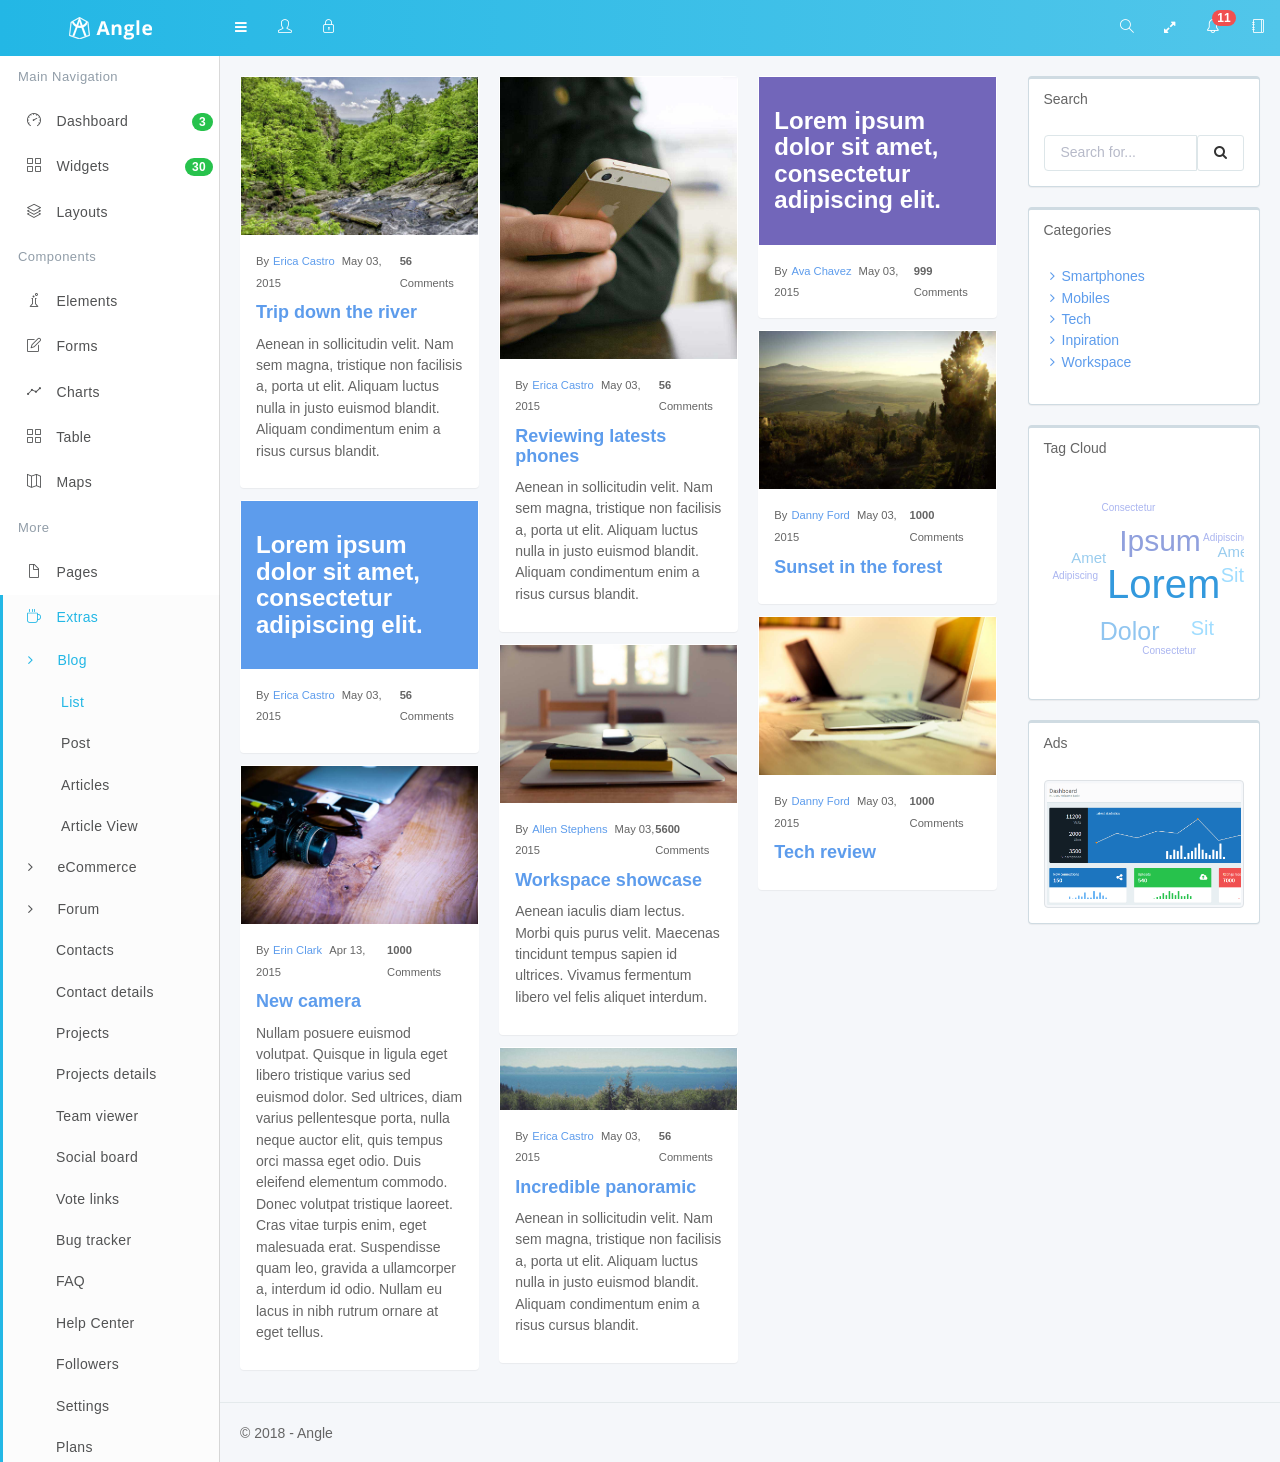
<file: html5jquery-bs4/app/blog.html>
<!DOCTYPE html>
<html lang="en">

<head>
   <meta charset="utf-8">
   <meta name="viewport" content="width=device-width, initial-scale=1, maximum-scale=1">
   <meta name="description" content="Bootstrap Admin App + jQuery">
   <meta name="keywords" content="app, responsive, jquery, bootstrap, dashboard, admin">
   <title>Angle - Bootstrap Admin Template</title>
   <!-- =============== VENDOR STYLES ===============-->
   <!-- FONT AWESOME-->
   <link rel="stylesheet" href="vendor/font-awesome/css/font-awesome.css">
   <!-- SIMPLE LINE ICONS-->
   <link rel="stylesheet" href="vendor/simple-line-icons/css/simple-line-icons.css">
   <!-- ANIMATE.CSS-->
   <link rel="stylesheet" href="vendor/animate.css/animate.css">
   <!-- WHIRL (spinners)-->
   <link rel="stylesheet" href="vendor/whirl/dist/whirl.css">
   <!-- =============== PAGE VENDOR STYLES ===============-->
   <!-- JQCLOUD-->
   <link rel="stylesheet" href="vendor/jqcloud2/dist/jqcloud.css">
   <!-- =============== BOOTSTRAP STYLES ===============-->
   <link rel="stylesheet" href="css/bootstrap.css" id="bscss">
   <!-- =============== APP STYLES ===============-->
   <link rel="stylesheet" href="css/app.css" id="maincss">
</head>

<body>
   <div class="wrapper">
      <!-- top navbar-->
      <header class="topnavbar-wrapper">
         <!-- START Top Navbar-->
         <nav class="navbar topnavbar">
            <!-- START navbar header-->
            <div class="navbar-header">
               <a class="navbar-brand" href="#/">
                  <div class="brand-logo">
                     <img class="img-fluid" src="img/logo.png" alt="App Logo">
                  </div>
                  <div class="brand-logo-collapsed">
                     <img class="img-fluid" src="img/logo-single.png" alt="App Logo">
                  </div>
               </a>
            </div>
            <!-- END navbar header-->
            <!-- START Left navbar-->
            <ul class="navbar-nav mr-auto flex-row">
               <li class="nav-item">
                  <!-- Button used to collapse the left sidebar. Only visible on tablet and desktops-->
                  <a class="nav-link d-none d-md-block d-lg-block d-xl-block" href="#" data-trigger-resize="" data-toggle-state="aside-collapsed">
                     <em class="fa fa-navicon"></em>
                  </a>
                  <!-- Button to show/hide the sidebar on mobile. Visible on mobile only.-->
                  <a class="nav-link sidebar-toggle d-md-none" href="#" data-toggle-state="aside-toggled" data-no-persist="true">
                     <em class="fa fa-navicon"></em>
                  </a>
               </li>
               <!-- START User avatar toggle-->
               <li class="nav-item d-none d-md-block">
                  <!-- Button used to collapse the left sidebar. Only visible on tablet and desktops-->
                  <a class="nav-link" id="user-block-toggle" href="#user-block" data-toggle="collapse">
                     <em class="icon-user"></em>
                  </a>
               </li>
               <!-- END User avatar toggle-->
               <!-- START lock screen-->
               <li class="nav-item d-none d-md-block">
                  <a class="nav-link" href="lock.html" title="Lock screen">
                     <em class="icon-lock"></em>
                  </a>
               </li>
               <!-- END lock screen-->
            </ul>
            <!-- END Left navbar-->
            <!-- START Right Navbar-->
            <ul class="navbar-nav flex-row">
               <!-- Search icon-->
               <li class="nav-item">
                  <a class="nav-link" href="#" data-search-open="">
                     <em class="icon-magnifier"></em>
                  </a>
               </li>
               <!-- Fullscreen (only desktops)-->
               <li class="nav-item d-none d-md-block">
                  <a class="nav-link" href="#" data-toggle-fullscreen="">
                     <em class="fa fa-expand"></em>
                  </a>
               </li>
               <!-- START Alert menu-->
               <li class="nav-item dropdown dropdown-list">
                  <a class="nav-link dropdown-toggle dropdown-toggle-nocaret" href="#" data-toggle="dropdown">
                     <em class="icon-bell"></em>
                     <span class="badge badge-danger">11</span>
                  </a>
                  <!-- START Dropdown menu-->
                  <div class="dropdown-menu dropdown-menu-right animated flipInX">
                     <div class="dropdown-item">
                        <!-- START list group-->
                        <div class="list-group">
                           <!-- list item-->
                           <div class="list-group-item list-group-item-action">
                              <div class="media">
                                 <div class="align-self-start mr-2">
                                    <em class="fa fa-twitter fa-2x text-info"></em>
                                 </div>
                                 <div class="media-body">
                                    <p class="m-0">New followers</p>
                                    <p class="m-0 text-muted text-sm">1 new follower</p>
                                 </div>
                              </div>
                           </div>
                           <!-- list item-->
                           <div class="list-group-item list-group-item-action">
                              <div class="media">
                                 <div class="align-self-start mr-2">
                                    <em class="fa fa-envelope fa-2x text-warning"></em>
                                 </div>
                                 <div class="media-body">
                                    <p class="m-0">New e-mails</p>
                                    <p class="m-0 text-muted text-sm">You have 10 new emails</p>
                                 </div>
                              </div>
                           </div>
                           <!-- list item-->
                           <div class="list-group-item list-group-item-action">
                              <div class="media">
                                 <div class="align-self-start mr-2">
                                    <em class="fa fa-tasks fa-2x text-success"></em>
                                 </div>
                                 <div class="media-body">
                                    <p class="m-0">Pending Tasks</p>
                                    <p class="m-0 text-muted text-sm">11 pending task</p>
                                 </div>
                              </div>
                           </div>
                           <!-- last list item-->
                           <div class="list-group-item list-group-item-action">
                              <span class="d-flex align-items-center">
                                 <span class="text-sm">More notifications</span>
                                 <span class="badge badge-danger ml-auto">14</span>
                              </span>
                           </div>
                        </div>
                        <!-- END list group-->
                     </div>
                  </div>
                  <!-- END Dropdown menu-->
               </li>
               <!-- END Alert menu-->
               <!-- START Offsidebar button-->
               <li class="nav-item">
                  <a class="nav-link" href="#" data-toggle-state="offsidebar-open" data-no-persist="true">
                     <em class="icon-notebook"></em>
                  </a>
               </li>
               <!-- END Offsidebar menu-->
            </ul>
            <!-- END Right Navbar-->
            <!-- START Search form-->
            <form class="navbar-form" role="search" action="search.html">
               <div class="form-group">
                  <input class="form-control" type="text" placeholder="Type and hit enter ...">
                  <div class="fa fa-times navbar-form-close" data-search-dismiss=""></div>
               </div>
               <button class="d-none" type="submit">Submit</button>
            </form>
            <!-- END Search form-->
         </nav>
         <!-- END Top Navbar-->
      </header>
      <!-- sidebar-->
      <aside class="aside-container">
         <!-- START Sidebar (left)-->
         <div class="aside-inner">
            <nav class="sidebar" data-sidebar-anyclick-close="">
               <!-- START sidebar nav-->
               <ul class="sidebar-nav">
                  <!-- START user info-->
                  <li class="has-user-block">
                     <div class="collapse" id="user-block">
                        <div class="item user-block">
                           <!-- User picture-->
                           <div class="user-block-picture">
                              <div class="user-block-status">
                                 <img class="img-thumbnail rounded-circle" src="img/user/02.jpg" alt="Avatar" width="60" height="60">
                                 <div class="circle bg-success circle-lg"></div>
                              </div>
                           </div>
                           <!-- Name and Job-->
                           <div class="user-block-info">
                              <span class="user-block-name">Hello, Mike</span>
                              <span class="user-block-role">Designer</span>
                           </div>
                        </div>
                     </div>
                  </li>
                  <!-- END user info-->
                  <!-- Iterates over all sidebar items-->
                  <li class="nav-heading ">
                     <span data-localize="sidebar.heading.HEADER">Main Navigation</span>
                  </li>
                  <li class=" ">
                     <a href="#dashboard" title="Dashboard" data-toggle="collapse">
                        <div class="float-right badge badge-success">3</div>
                        <em class="icon-speedometer"></em>
                        <span data-localize="sidebar.nav.DASHBOARD">Dashboard</span>
                     </a>
                     <ul class="sidebar-nav sidebar-subnav collapse" id="dashboard">
                        <li class="sidebar-subnav-header">Dashboard</li>
                        <li class=" ">
                           <a href="dashboard.html" title="Dashboard v1">
                              <span>Dashboard v1</span>
                           </a>
                        </li>
                        <li class=" ">
                           <a href="dashboard_v2.html" title="Dashboard v2">
                              <span>Dashboard v2</span>
                           </a>
                        </li>
                        <li class=" ">
                           <a href="dashboard_v3.html" title="Dashboard v3">
                              <span>Dashboard v3</span>
                           </a>
                        </li>
                     </ul>
                  </li>
                  <li class=" ">
                     <a href="widgets.html" title="Widgets">
                        <div class="float-right badge badge-success">30</div>
                        <em class="icon-grid"></em>
                        <span data-localize="sidebar.nav.WIDGETS">Widgets</span>
                     </a>
                  </li>
                  <li class=" ">
                     <a href="#layout" title="Layouts" data-toggle="collapse">
                        <em class="icon-layers"></em>
                        <span>Layouts</span>
                     </a>
                     <ul class="sidebar-nav sidebar-subnav collapse" id="layout">
                        <li class="sidebar-subnav-header">Layouts</li>
                        <li class=" ">
                           <a href="dashboard_h.html" title="Horizontal">
                              <span>Horizontal</span>
                           </a>
                        </li>
                     </ul>
                  </li>
                  <li class="nav-heading ">
                     <span data-localize="sidebar.heading.COMPONENTS">Components</span>
                  </li>
                  <li class=" ">
                     <a href="#elements" title="Elements" data-toggle="collapse">
                        <em class="icon-chemistry"></em>
                        <span data-localize="sidebar.nav.element.ELEMENTS">Elements</span>
                     </a>
                     <ul class="sidebar-nav sidebar-subnav collapse" id="elements">
                        <li class="sidebar-subnav-header">Elements</li>
                        <li class=" ">
                           <a href="buttons.html" title="Buttons">
                              <span data-localize="sidebar.nav.element.BUTTON">Buttons</span>
                           </a>
                        </li>
                        <li class=" ">
                           <a href="notifications.html" title="Notifications">
                              <span data-localize="sidebar.nav.element.NOTIFICATION">Notifications</span>
                           </a>
                        </li>
                        <li class=" ">
                           <a href="sweetalert.html" title="Sweet Alert">
                              <span>Sweet Alert</span>
                           </a>
                        </li>
                        <li class=" ">
                           <a href="carousel.html" title="Carousel">
                              <span data-localize="sidebar.nav.element.INTERACTION">Carousel</span>
                           </a>
                        </li>
                        <li class=" ">
                           <a href="spinners.html" title="Spinners">
                              <span data-localize="sidebar.nav.element.SPINNER">Spinners</span>
                           </a>
                        </li>
                        <li class=" ">
                           <a href="animations.html" title="Animations">
                              <span data-localize="sidebar.nav.element.ANIMATION">Animations</span>
                           </a>
                        </li>
                        <li class=" ">
                           <a href="dropdown-animations.html" title="Dropdown">
                              <span data-localize="sidebar.nav.element.DROPDOWN">Dropdown</span>
                           </a>
                        </li>
                        <li class=" ">
                           <a href="nestable.html" title="Nestable">
                              <span>Nestable</span>
                           </a>
                        </li>
                        <li class=" ">
                           <a href="sortable.html" title="Sortable">
                              <span>Sortable</span>
                           </a>
                        </li>
                        <li class=" ">
                           <a href="cards.html" title="Cards">
                              <span data-localize="sidebar.nav.element.CARDS">Cards</span>
                           </a>
                        </li>
                        <li class=" ">
                           <a href="portlets.html" title="Portlets">
                              <span data-localize="sidebar.nav.element.PORTLET">Portlets</span>
                           </a>
                        </li>
                        <li class=" ">
                           <a href="grid.html" title="Grid">
                              <span data-localize="sidebar.nav.element.GRID">Grid</span>
                           </a>
                        </li>
                        <li class=" ">
                           <a href="grid-masonry.html" title="Grid Masonry">
                              <span data-localize="sidebar.nav.element.GRID_MASONRY">Grid Masonry</span>
                           </a>
                        </li>
                        <li class=" ">
                           <a href="typo.html" title="Typography">
                              <span data-localize="sidebar.nav.element.TYPO">Typography</span>
                           </a>
                        </li>
                        <li class=" ">
                           <a href="icons-font.html" title="Font Icons">
                              <div class="float-right badge badge-success">+400</div>
                              <span data-localize="sidebar.nav.element.FONT_ICON">Font Icons</span>
                           </a>
                        </li>
                        <li class=" ">
                           <a href="icons-weather.html" title="Weather Icons">
                              <div class="float-right badge badge-success">+100</div>
                              <span data-localize="sidebar.nav.element.WEATHER_ICON">Weather Icons</span>
                           </a>
                        </li>
                        <li class=" ">
                           <a href="colors.html" title="Colors">
                              <span data-localize="sidebar.nav.element.COLOR">Colors</span>
                           </a>
                        </li>
                     </ul>
                  </li>
                  <li class=" ">
                     <a href="#forms" title="Forms" data-toggle="collapse">
                        <em class="icon-note"></em>
                        <span data-localize="sidebar.nav.form.FORM">Forms</span>
                     </a>
                     <ul class="sidebar-nav sidebar-subnav collapse" id="forms">
                        <li class="sidebar-subnav-header">Forms</li>
                        <li class=" ">
                           <a href="form-standard.html" title="Standard">
                              <span data-localize="sidebar.nav.form.STANDARD">Standard</span>
                           </a>
                        </li>
                        <li class=" ">
                           <a href="form-extended.html" title="Extended">
                              <span data-localize="sidebar.nav.form.EXTENDED">Extended</span>
                           </a>
                        </li>
                        <li class=" ">
                           <a href="form-validation.html" title="Validation">
                              <span data-localize="sidebar.nav.form.VALIDATION">Validation</span>
                           </a>
                        </li>
                        <li class=" ">
                           <a href="form-wizard.html" title="Wizard">
                              <span>Wizard</span>
                           </a>
                        </li>
                        <li class=" ">
                           <a href="form-upload.html" title="Upload">
                              <span>Upload</span>
                           </a>
                        </li>
                        <li class=" ">
                           <a href="form-xeditable.html" title="xEditable">
                              <span>xEditable</span>
                           </a>
                        </li>
                        <li class=" ">
                           <a href="form-imagecrop.html" title="Cropper">
                              <span>Cropper</span>
                           </a>
                        </li>
                     </ul>
                  </li>
                  <li class=" ">
                     <a href="#charts" title="Charts" data-toggle="collapse">
                        <em class="icon-graph"></em>
                        <span data-localize="sidebar.nav.chart.CHART">Charts</span>
                     </a>
                     <ul class="sidebar-nav sidebar-subnav collapse" id="charts">
                        <li class="sidebar-subnav-header">Charts</li>
                        <li class=" ">
                           <a href="chart-flot.html" title="Flot">
                              <span data-localize="sidebar.nav.chart.FLOT">Flot</span>
                           </a>
                        </li>
                        <li class=" ">
                           <a href="chart-radial.html" title="Radial">
                              <span data-localize="sidebar.nav.chart.RADIAL">Radial</span>
                           </a>
                        </li>
                        <li class=" ">
                           <a href="chart-js.html" title="Chart JS">
                              <span>Chart JS</span>
                           </a>
                        </li>
                        <li class=" ">
                           <a href="chart-rickshaw.html" title="Rickshaw">
                              <span>Rickshaw</span>
                           </a>
                        </li>
                        <li class=" ">
                           <a href="chart-morris.html" title="MorrisJS">
                              <span>MorrisJS</span>
                           </a>
                        </li>
                        <li class=" ">
                           <a href="chart-chartist.html" title="Chartist">
                              <span>Chartist</span>
                           </a>
                        </li>
                     </ul>
                  </li>
                  <li class=" ">
                     <a href="#tables" title="Tables" data-toggle="collapse">
                        <em class="icon-grid"></em>
                        <span data-localize="sidebar.nav.table.TABLE">Tables</span>
                     </a>
                     <ul class="sidebar-nav sidebar-subnav collapse" id="tables">
                        <li class="sidebar-subnav-header">Tables</li>
                        <li class=" ">
                           <a href="table-standard.html" title="Standard">
                              <span data-localize="sidebar.nav.table.STANDARD">Standard</span>
                           </a>
                        </li>
                        <li class=" ">
                           <a href="table-extended.html" title="Extended">
                              <span data-localize="sidebar.nav.table.EXTENDED">Extended</span>
                           </a>
                        </li>
                        <li class=" ">
                           <a href="table-datatable.html" title="DataTables">
                              <span data-localize="sidebar.nav.table.DATATABLE">DataTables</span>
                           </a>
                        </li>
                        <li class=" ">
                           <a href="table-bootgrid.html" title="BootGrid">
                              <span>BootGrid</span>
                           </a>
                        </li>
                     </ul>
                  </li>
                  <li class=" ">
                     <a href="#maps" title="Maps" data-toggle="collapse">
                        <em class="icon-map"></em>
                        <span data-localize="sidebar.nav.map.MAP">Maps</span>
                     </a>
                     <ul class="sidebar-nav sidebar-subnav collapse" id="maps">
                        <li class="sidebar-subnav-header">Maps</li>
                        <li class=" ">
                           <a href="maps-google.html" title="Google Maps">
                              <span data-localize="sidebar.nav.map.GOOGLE">Google Maps</span>
                           </a>
                        </li>
                        <li class=" ">
                           <a href="maps-vector.html" title="Vector Maps">
                              <span data-localize="sidebar.nav.map.VECTOR">Vector Maps</span>
                           </a>
                        </li>
                     </ul>
                  </li>
                  <li class="nav-heading ">
                     <span data-localize="sidebar.heading.MORE">More</span>
                  </li>
                  <li class=" ">
                     <a href="#pages" title="Pages" data-toggle="collapse">
                        <em class="icon-doc"></em>
                        <span data-localize="sidebar.nav.pages.PAGES">Pages</span>
                     </a>
                     <ul class="sidebar-nav sidebar-subnav collapse" id="pages">
                        <li class="sidebar-subnav-header">Pages</li>
                        <li class=" ">
                           <a href="login.html" title="Login">
                              <span data-localize="sidebar.nav.pages.LOGIN">Login</span>
                           </a>
                        </li>
                        <li class=" ">
                           <a href="register.html" title="Sign up">
                              <span data-localize="sidebar.nav.pages.REGISTER">Sign up</span>
                           </a>
                        </li>
                        <li class=" ">
                           <a href="recover.html" title="Recover Password">
                              <span data-localize="sidebar.nav.pages.RECOVER">Recover Password</span>
                           </a>
                        </li>
                        <li class=" ">
                           <a href="lock.html" title="Lock">
                              <span data-localize="sidebar.nav.pages.LOCK">Lock</span>
                           </a>
                        </li>
                        <li class=" ">
                           <a href="template.html" title="Starter Template">
                              <span data-localize="sidebar.nav.pages.STARTER">Starter Template</span>
                           </a>
                        </li>
                        <li class=" ">
                           <a href="404.html" title="404">
                              <span>404</span>
                           </a>
                        </li>
                        <li class=" ">
                           <a href="500.html" title="500">
                              <span>500</span>
                           </a>
                        </li>
                        <li class=" ">
                           <a href="maintenance.html" title="Maintenance">
                              <span>Maintenance</span>
                           </a>
                        </li>
                     </ul>
                  </li>
                  <li class=" ">
                     <a href="#extras" title="Extras" data-toggle="collapse">
                        <em class="icon-cup"></em>
                        <span data-localize="sidebar.nav.extra.EXTRA">Extras</span>
                     </a>
                     <ul class="sidebar-nav sidebar-subnav collapse" id="extras">
                        <li class="sidebar-subnav-header">Extras</li>
                        <li class=" ">
                           <a href="#blog" title="Blog" data-toggle="collapse">
                              <em class="fa fa-angle-right"></em>
                              <span>Blog</span>
                           </a>
                           <ul class="sidebar-nav sidebar-subnav collapse" id="blog">
                              <li class="sidebar-subnav-header">Blog</li>
                              <li class=" active">
                                 <a href="blog.html" title="List">
                                    <span>List</span>
                                 </a>
                              </li>
                              <li class=" ">
                                 <a href="blog-post.html" title="Post">
                                    <span>Post</span>
                                 </a>
                              </li>
                              <li class=" ">
                                 <a href="blog-articles.html" title="Articles">
                                    <span>Articles</span>
                                 </a>
                              </li>
                              <li class=" ">
                                 <a href="blog-article-view.html" title="Article View">
                                    <span>Article View</span>
                                 </a>
                              </li>
                           </ul>
                        </li>
                        <li class=" ">
                           <a href="#ecommerce" title="eCommerce" data-toggle="collapse">
                              <em class="fa fa-angle-right"></em>
                              <span>eCommerce</span>
                           </a>
                           <ul class="sidebar-nav sidebar-subnav collapse" id="ecommerce">
                              <li class="sidebar-subnav-header">eCommerce</li>
                              <li class=" ">
                                 <a href="ecommerce-orders.html" title="Orders">
                                    <div class="float-right badge badge-success">10</div>
                                    <span>Orders</span>
                                 </a>
                              </li>
                              <li class=" ">
                                 <a href="ecommerce-order-view.html" title="Order View">
                                    <span>Order View</span>
                                 </a>
                              </li>
                              <li class=" ">
                                 <a href="ecommerce-products.html" title="Products">
                                    <span>Products</span>
                                 </a>
                              </li>
                              <li class=" ">
                                 <a href="ecommerce-product-view.html" title="Product View">
                                    <span>Product View</span>
                                 </a>
                              </li>
                              <li class=" ">
                                 <a href="ecommerce-checkout.html" title="Checkout">
                                    <span>Checkout</span>
                                 </a>
                              </li>
                           </ul>
                        </li>
                        <li class=" ">
                           <a href="#forum" title="Forum" data-toggle="collapse">
                              <em class="fa fa-angle-right"></em>
                              <span>Forum</span>
                           </a>
                           <ul class="sidebar-nav sidebar-subnav collapse" id="forum">
                              <li class="sidebar-subnav-header">Forum</li>
                              <li class=" ">
                                 <a href="forum-categories.html" title="Categories">
                                    <span>Categories</span>
                                 </a>
                              </li>
                              <li class=" ">
                                 <a href="forum-topics.html" title="Topics">
                                    <span>Topics</span>
                                 </a>
                              </li>
                              <li class=" ">
                                 <a href="forum-discussion.html" title="Discussion">
                                    <span>Discussion</span>
                                 </a>
                              </li>
                           </ul>
                        </li>
                        <li class=" ">
                           <a href="contacts.html" title="Contacts">
                              <span>Contacts</span>
                           </a>
                        </li>
                        <li class=" ">
                           <a href="contact-details.html" title="Contact details">
                              <span>Contact details</span>
                           </a>
                        </li>
                        <li class=" ">
                           <a href="projects.html" title="Projects">
                              <span>Projects</span>
                           </a>
                        </li>
                        <li class=" ">
                           <a href="project-details.html" title="Projects details">
                              <span>Projects details</span>
                           </a>
                        </li>
                        <li class=" ">
                           <a href="team-viewer.html" title="Team viewer">
                              <span>Team viewer</span>
                           </a>
                        </li>
                        <li class=" ">
                           <a href="social-board.html" title="Social board">
                              <span>Social board</span>
                           </a>
                        </li>
                        <li class=" ">
                           <a href="vote-links.html" title="Vote links">
                              <span>Vote links</span>
                           </a>
                        </li>
                        <li class=" ">
                           <a href="bug-tracker.html" title="Bug tracker">
                              <span>Bug tracker</span>
                           </a>
                        </li>
                        <li class=" ">
                           <a href="faq.html" title="FAQ">
                              <span>FAQ</span>
                           </a>
                        </li>
                        <li class=" ">
                           <a href="help-center.html" title="Help Center">
                              <span>Help Center</span>
                           </a>
                        </li>
                        <li class=" ">
                           <a href="followers.html" title="Followers">
                              <span>Followers</span>
                           </a>
                        </li>
                        <li class=" ">
                           <a href="settings.html" title="Settings">
                              <span>Settings</span>
                           </a>
                        </li>
                        <li class=" ">
                           <a href="plans.html" title="Plans">
                              <span>Plans</span>
                           </a>
                        </li>
                        <li class=" ">
                           <a href="file-manager.html" title="File manager">
                              <span>File manager</span>
                           </a>
                        </li>
                        <li class=" ">
                           <a href="mailbox.html" title="Mailbox">
                              <span data-localize="sidebar.nav.extra.MAILBOX">Mailbox</span>
                           </a>
                        </li>
                        <li class=" ">
                           <a href="timeline.html" title="Timeline">
                              <span data-localize="sidebar.nav.extra.TIMELINE">Timeline</span>
                           </a>
                        </li>
                        <li class=" ">
                           <a href="calendar.html" title="Calendar">
                              <span data-localize="sidebar.nav.extra.CALENDAR">Calendar</span>
                           </a>
                        </li>
                        <li class=" ">
                           <a href="invoice.html" title="Invoice">
                              <span data-localize="sidebar.nav.extra.INVOICE">Invoice</span>
                           </a>
                        </li>
                        <li class=" ">
                           <a href="search.html" title="Search">
                              <span data-localize="sidebar.nav.extra.SEARCH">Search</span>
                           </a>
                        </li>
                        <li class=" ">
                           <a href="todo.html" title="Todo List">
                              <span data-localize="sidebar.nav.extra.TODO">Todo List</span>
                           </a>
                        </li>
                        <li class=" ">
                           <a href="profile.html" title="Profile">
                              <span data-localize="sidebar.nav.extra.PROFILE">Profile</span>
                           </a>
                        </li>
                     </ul>
                  </li>
                  <li class=" ">
                     <a href="#multilevel" title="Multilevel" data-toggle="collapse">
                        <em class="fa fa-folder-open-o"></em>
                        <span>Multilevel</span>
                     </a>
                     <ul class="sidebar-nav sidebar-subnav collapse" id="multilevel">
                        <li class="sidebar-subnav-header">Multilevel</li>
                        <li class=" ">
                           <a href="#level1" title="Level 1" data-toggle="collapse">
                              <span>Level 1</span>
                           </a>
                           <ul class="sidebar-nav sidebar-subnav collapse" id="level1">
                              <li class="sidebar-subnav-header">Level 1</li>
                              <li class=" ">
                                 <a href="multilevel-1.html" title="Level1 Item">
                                    <span>Level1 Item</span>
                                 </a>
                              </li>
                              <li class=" ">
                                 <a href="#level2" title="Level 2" data-toggle="collapse">
                                    <span>Level 2</span>
                                 </a>
                                 <ul class="sidebar-nav sidebar-subnav collapse" id="level2">
                                    <li class="sidebar-subnav-header">Level 2</li>
                                    <li class=" ">
                                       <a href="#level3" title="Level 3" data-toggle="collapse">
                                          <span>Level 3</span>
                                       </a>
                                       <ul class="sidebar-nav sidebar-subnav collapse" id="level3">
                                          <li class="sidebar-subnav-header">Level 3</li>
                                          <li class=" ">
                                             <a href="multilevel-3.html" title="Level3 Item">
                                                <span>Level3 Item</span>
                                             </a>
                                          </li>
                                       </ul>
                                    </li>
                                 </ul>
                              </li>
                           </ul>
                        </li>
                     </ul>
                  </li>
                  <li class=" ">
                     <a href="documentation.html" title="Documentation">
                        <em class="icon-graduation"></em>
                        <span data-localize="sidebar.nav.DOCUMENTATION">Documentation</span>
                     </a>
                  </li>
               </ul>
               <!-- END sidebar nav-->
            </nav>
         </div>
         <!-- END Sidebar (left)-->
      </aside>
      <!-- offsidebar-->
      <aside class="offsidebar d-none">
         <!-- START Off Sidebar (right)-->
         <nav>
            <div role="tabpanel">
               <!-- Nav tabs-->
               <ul class="nav nav-tabs nav-justified" role="tablist">
                  <li class="nav-item" role="presentation">
                     <a class="nav-link active" href="#app-settings" aria-controls="app-settings" role="tab" data-toggle="tab">
                        <em class="icon-equalizer fa-lg"></em>
                     </a>
                  </li>
                  <li class="nav-item" role="presentation">
                     <a class="nav-link" href="#app-chat" aria-controls="app-chat" role="tab" data-toggle="tab">
                        <em class="icon-user fa-lg"></em>
                     </a>
                  </li>
               </ul>
               <!-- Tab panes-->
               <div class="tab-content">
                  <div class="tab-pane fade active show" id="app-settings" role="tabpanel">
                     <h3 class="text-center text-thin mt-4">Settings</h3>
                     <div class="p-2">
                        <h4 class="text-muted text-thin">Themes</h4>
                        <div class="row row-flush mb-2">
                           <div class="col mb-2">
                              <div class="setting-color">
                                 <label data-load-css="css/theme-a.css">
                                    <input type="radio" name="setting-theme" checked="checked">
                                    <span class="icon-check"></span>
                                    <span class="split">
                                       <span class="color bg-info"></span>
                                       <span class="color bg-info-light"></span>
                                    </span>
                                    <span class="color bg-white"></span>
                                 </label>
                              </div>
                           </div>
                           <div class="col mb-2">
                              <div class="setting-color">
                                 <label data-load-css="css/theme-b.css">
                                    <input type="radio" name="setting-theme">
                                    <span class="icon-check"></span>
                                    <span class="split">
                                       <span class="color bg-green"></span>
                                       <span class="color bg-green-light"></span>
                                    </span>
                                    <span class="color bg-white"></span>
                                 </label>
                              </div>
                           </div>
                           <div class="col mb-2">
                              <div class="setting-color">
                                 <label data-load-css="css/theme-c.css">
                                    <input type="radio" name="setting-theme">
                                    <span class="icon-check"></span>
                                    <span class="split">
                                       <span class="color bg-purple"></span>
                                       <span class="color bg-purple-light"></span>
                                    </span>
                                    <span class="color bg-white"></span>
                                 </label>
                              </div>
                           </div>
                           <div class="col mb-2">
                              <div class="setting-color">
                                 <label data-load-css="css/theme-d.css">
                                    <input type="radio" name="setting-theme">
                                    <span class="icon-check"></span>
                                    <span class="split">
                                       <span class="color bg-danger"></span>
                                       <span class="color bg-danger-light"></span>
                                    </span>
                                    <span class="color bg-white"></span>
                                 </label>
                              </div>
                           </div>
                        </div>
                        <div class="row row-flush mb-2">
                           <div class="col mb-2">
                              <div class="setting-color">
                                 <label data-load-css="css/theme-e.css">
                                    <input type="radio" name="setting-theme">
                                    <span class="icon-check"></span>
                                    <span class="split">
                                       <span class="color bg-info-dark"></span>
                                       <span class="color bg-info"></span>
                                    </span>
                                    <span class="color bg-gray-dark"></span>
                                 </label>
                              </div>
                           </div>
                           <div class="col mb-2">
                              <div class="setting-color">
                                 <label data-load-css="css/theme-f.css">
                                    <input type="radio" name="setting-theme">
                                    <span class="icon-check"></span>
                                    <span class="split">
                                       <span class="color bg-green-dark"></span>
                                       <span class="color bg-green"></span>
                                    </span>
                                    <span class="color bg-gray-dark"></span>
                                 </label>
                              </div>
                           </div>
                           <div class="col mb-2">
                              <div class="setting-color">
                                 <label data-load-css="css/theme-g.css">
                                    <input type="radio" name="setting-theme">
                                    <span class="icon-check"></span>
                                    <span class="split">
                                       <span class="color bg-purple-dark"></span>
                                       <span class="color bg-purple"></span>
                                    </span>
                                    <span class="color bg-gray-dark"></span>
                                 </label>
                              </div>
                           </div>
                           <div class="col mb-2">
                              <div class="setting-color">
                                 <label data-load-css="css/theme-h.css">
                                    <input type="radio" name="setting-theme">
                                    <span class="icon-check"></span>
                                    <span class="split">
                                       <span class="color bg-danger-dark"></span>
                                       <span class="color bg-danger"></span>
                                    </span>
                                    <span class="color bg-gray-dark"></span>
                                 </label>
                              </div>
                           </div>
                        </div>
                     </div>
                     <div class="p-2">
                        <h4 class="text-muted text-thin">Layout</h4>
                        <div class="clearfix">
                           <p class="float-left">Fixed</p>
                           <div class="float-right">
                              <label class="switch">
                                 <input id="chk-fixed" type="checkbox" data-toggle-state="layout-fixed">
                                 <span></span>
                              </label>
                           </div>
                        </div>
                        <div class="clearfix">
                           <p class="float-left">Boxed</p>
                           <div class="float-right">
                              <label class="switch">
                                 <input id="chk-boxed" type="checkbox" data-toggle-state="layout-boxed">
                                 <span></span>
                              </label>
                           </div>
                        </div>
                        <div class="clearfix">
                           <p class="float-left">RTL</p>
                           <div class="float-right">
                              <label class="switch">
                                 <input id="chk-rtl" type="checkbox">
                                 <span></span>
                              </label>
                           </div>
                        </div>
                     </div>
                     <div class="p-2">
                        <h4 class="text-muted text-thin">Aside</h4>
                        <div class="clearfix">
                           <p class="float-left">Collapsed</p>
                           <div class="float-right">
                              <label class="switch">
                                 <input id="chk-collapsed" type="checkbox" data-toggle-state="aside-collapsed">
                                 <span></span>
                              </label>
                           </div>
                        </div>
                        <div class="clearfix">
                           <p class="float-left">Collapsed Text</p>
                           <div class="float-right">
                              <label class="switch">
                                 <input id="chk-collapsed-text" type="checkbox" data-toggle-state="aside-collapsed-text">
                                 <span></span>
                              </label>
                           </div>
                        </div>
                        <div class="clearfix">
                           <p class="float-left">Float</p>
                           <div class="float-right">
                              <label class="switch">
                                 <input id="chk-float" type="checkbox" data-toggle-state="aside-float">
                                 <span></span>
                              </label>
                           </div>
                        </div>
                        <div class="clearfix">
                           <p class="float-left">Hover</p>
                           <div class="float-right">
                              <label class="switch">
                                 <input id="chk-hover" type="checkbox" data-toggle-state="aside-hover">
                                 <span></span>
                              </label>
                           </div>
                        </div>
                        <div class="clearfix">
                           <p class="float-left">Show Scrollbar</p>
                           <div class="float-right">
                              <label class="switch">
                                 <input id="chk-scroll" type="checkbox" data-toggle-state="show-scrollbar" data-target=".sidebar">
                                 <span></span>
                              </label>
                           </div>
                        </div>
                     </div>
                  </div>
                  <div class="tab-pane fade" id="app-chat" role="tabpanel">
                     <h3 class="text-center text-thin mt-4">Connections</h3>
                     <div class="list-group">
                        <!-- START list title-->
                        <div class="list-group-item border-0">
                           <small class="text-muted">ONLINE</small>
                        </div>
                        <!-- END list title-->
                        <div class="list-group-item list-group-item-action border-0">
                           <div class="media">
                              <img class="align-self-center mr-3 rounded-circle thumb48" src="img/user/05.jpg" alt="Image">
                              <div class="media-body text-truncate">
                                 <a href="#">
                                    <strong>Juan Sims</strong>
                                 </a>
                                 <br>
                                 <small class="text-muted">Designeer</small>
                              </div>
                              <div class="ml-auto">
                                 <span class="circle bg-success circle-lg"></span>
                              </div>
                           </div>
                        </div>
                        <div class="list-group-item list-group-item-action border-0">
                           <div class="media">
                              <img class="align-self-center mr-3 rounded-circle thumb48" src="img/user/06.jpg" alt="Image">
                              <div class="media-body text-truncate">
                                 <a href="#">
                                    <strong>Maureen Jenkins</strong>
                                 </a>
                                 <br>
                                 <small class="text-muted">Designeer</small>
                              </div>
                              <div class="ml-auto">
                                 <span class="circle bg-success circle-lg"></span>
                              </div>
                           </div>
                        </div>
                        <div class="list-group-item list-group-item-action border-0">
                           <div class="media">
                              <img class="align-self-center mr-3 rounded-circle thumb48" src="img/user/07.jpg" alt="Image">
                              <div class="media-body text-truncate">
                                 <a href="#">
                                    <strong>Billie Dunn</strong>
                                 </a>
                                 <br>
                                 <small class="text-muted">Designeer</small>
                              </div>
                              <div class="ml-auto">
                                 <span class="circle bg-danger circle-lg"></span>
                              </div>
                           </div>
                        </div>
                        <div class="list-group-item list-group-item-action border-0">
                           <div class="media">
                              <img class="align-self-center mr-3 rounded-circle thumb48" src="img/user/08.jpg" alt="Image">
                              <div class="media-body text-truncate">
                                 <a href="#">
                                    <strong>Tomothy Roberts</strong>
                                 </a>
                                 <br>
                                 <small class="text-muted">Designeer</small>
                              </div>
                              <div class="ml-auto">
                                 <span class="circle bg-warning circle-lg"></span>
                              </div>
                           </div>
                        </div>
                        <!-- START list title-->
                        <div class="list-group-item border-0">
                           <small class="text-muted">OFFLINE</small>
                        </div>
                        <!-- END list title-->
                        <div class="list-group-item list-group-item-action border-0">
                           <div class="media">
                              <img class="align-self-center mr-3 rounded-circle thumb48" src="img/user/09.jpg" alt="Image">
                              <div class="media-body text-truncate">
                                 <a href="#">
                                    <strong>Lawrence Robinson</strong>
                                 </a>
                                 <br>
                                 <small class="text-muted">Designeer</small>
                              </div>
                              <div class="ml-auto">
                                 <span class="circle bg-warning circle-lg"></span>
                              </div>
                           </div>
                        </div>
                        <div class="list-group-item list-group-item-action border-0">
                           <div class="media">
                              <img class="align-self-center mr-3 rounded-circle thumb48" src="img/user/10.jpg" alt="Image">
                              <div class="media-body text-truncate">
                                 <a href="#">
                                    <strong>Tyrone Owens</strong>
                                 </a>
                                 <br>
                                 <small class="text-muted">Designeer</small>
                              </div>
                              <div class="ml-auto">
                                 <span class="circle bg-warning circle-lg"></span>
                              </div>
                           </div>
                        </div>
                     </div>
                     <div class="px-3 py-4 text-center">
                        <!-- Optional link to list more users-->
                        <a class="btn btn-purple btn-sm" href="#" title="See more contacts">
                           <strong>Load more..</strong>
                        </a>
                     </div>
                     <!-- Extra items-->
                     <div class="px-3 py-2">
                        <p>
                           <small class="text-muted">Tasks completion</small>
                        </p>
                        <div class="progress progress-xs m-0">
                           <div class="progress-bar bg-success" role="progressbar" aria-valuenow="80" aria-valuemin="0" aria-valuemax="100" style="width: 80%;">
                              <span class="sr-only">80% Complete</span>
                           </div>
                        </div>
                     </div>
                     <div class="px-3 py-2">
                        <p>
                           <small class="text-muted">Upload quota</small>
                        </p>
                        <div class="progress progress-xs m-0">
                           <div class="progress-bar bg-warning" role="progressbar" aria-valuenow="40" aria-valuemin="0" aria-valuemax="100" style="width: 40%;">
                              <span class="sr-only">40% Complete</span>
                           </div>
                        </div>
                     </div>
                  </div>
               </div>
            </div>
         </nav>
         <!-- END Off Sidebar (right)-->
      </aside>
      <!-- Main section-->
      <section class="section-container">
         <!-- Page content-->
         <div class="content-wrapper">
            <div class="row">
               <!-- Blog Content-->
               <div class="col-xl-9">
                  <div class="card-columns">
                     <div class="card">
                        <a href="#">
                           <img class="img-fluid" src="img/bg1.jpg" alt="demo">
                        </a>
                        <div class="card-body">
                           <p class="d-flex">
                              <span>
                                 <small class="mr-1">By<a class="ml-1" href="#">Erica Castro</a>
                                 </small>
                                 <small class="mr-1">May 03, 2015</small>
                              </span>
                              <span class="ml-auto">
                                 <small>
                                    <strong>56</strong>
                                    <span>Comments</span>
                                 </small>
                              </span>
                           </p>
                           <h4><a href="#">Trip down the river</a>
                           </h4>
                           <p>Aenean in sollicitudin velit. Nam sem magna, tristique non facilisis a, porta ut elit. Aliquam luctus nulla in justo euismod blandit. Aliquam condimentum enim a risus cursus blandit.</p>
                        </div>
                     </div>
                     <div class="card">
                        <div class="card-body bg-primary">
                           <h3 class="my-3">Lorem ipsum dolor sit amet, consectetur adipiscing elit.</h3>
                        </div>
                        <div class="card-body">
                           <p class="d-flex">
                              <span>
                                 <small class="mr-1">By<a class="ml-1" href="#">Erica Castro</a>
                                 </small>
                                 <small class="mr-1">May 03, 2015</small>
                              </span>
                              <span class="ml-auto">
                                 <small>
                                    <strong>56</strong>
                                    <span>Comments</span>
                                 </small>
                              </span>
                           </p>
                        </div>
                     </div>
                     <div class="card">
                        <a href="#">
                           <img class="img-fluid" src="img/bg10.jpg" alt="demo">
                        </a>
                        <div class="card-body">
                           <p class="d-flex">
                              <span>
                                 <small class="mr-1">By<a class="ml-1" href="#">Erin Clark</a>
                                 </small>
                                 <small class="mr-1">Apr 13, 2015</small>
                              </span>
                              <span class="ml-auto">
                                 <small>
                                    <strong>1000</strong>
                                    <span>Comments</span>
                                 </small>
                              </span>
                           </p>
                           <h4><a href="#">New camera</a>
                           </h4>
                           <p>Nullam posuere euismod volutpat. Quisque in ligula eget libero tristique varius sed euismod dolor. Sed ultrices, diam varius pellentesque porta, nulla neque auctor elit, quis tempus orci massa eget odio. Duis eleifend elementum
                              commodo. Donec volutpat tristique laoreet. Cras vitae turpis enim, eget malesuada erat. Suspendisse quam leo, gravida a ullamcorper a, interdum id odio. Nullam eu lacus in nibh rutrum ornare at eget tellus.</p>
                        </div>
                     </div>
                     <div class="card">
                        <a href="#">
                           <img class="img-fluid" src="img/bg2.jpg" alt="demo">
                        </a>
                        <div class="card-body">
                           <p class="d-flex">
                              <span>
                                 <small class="mr-1">By<a class="ml-1" href="#">Erica Castro</a>
                                 </small>
                                 <small class="mr-1">May 03, 2015</small>
                              </span>
                              <span class="ml-auto">
                                 <small>
                                    <strong>56</strong>
                                    <span>Comments</span>
                                 </small>
                              </span>
                           </p>
                           <h4><a href="#">Reviewing latests phones</a>
                           </h4>
                           <p>Aenean in sollicitudin velit. Nam sem magna, tristique non facilisis a, porta ut elit. Aliquam luctus nulla in justo euismod blandit. Aliquam condimentum enim a risus cursus blandit.</p>
                        </div>
                     </div>
                     <div class="card">
                        <a href="#">
                           <img class="img-fluid" src="img/bg8.jpg" alt="demo">
                        </a>
                        <div class="card-body">
                           <p class="d-flex">
                              <span>
                                 <small class="mr-1">By<a class="ml-1" href="#">Allen Stephens</a>
                                 </small>
                                 <small class="mr-1">May 03, 2015</small>
                              </span>
                              <span class="ml-auto">
                                 <small>
                                    <strong>5600</strong>
                                    <span>Comments</span>
                                 </small>
                              </span>
                           </p>
                           <h4><a href="#">Workspace showcase</a>
                           </h4>
                           <p>Aenean iaculis diam lectus. Morbi quis purus velit. Maecenas tincidunt tempus sapien id ultrices. Vivamus fermentum libero vel felis aliquet interdum.</p>
                        </div>
                     </div>
                     <div class="card">
                        <a href="#">
                           <img class="img-fluid" src="img/bg3.jpg" alt="demo">
                        </a>
                        <div class="card-body">
                           <p class="d-flex">
                              <span>
                                 <small class="mr-1">By<a class="ml-1" href="#">Erica Castro</a>
                                 </small>
                                 <small class="mr-1">May 03, 2015</small>
                              </span>
                              <span class="ml-auto">
                                 <small>
                                    <strong>56</strong>
                                    <span>Comments</span>
                                 </small>
                              </span>
                           </p>
                           <h4><a href="#">Incredible panoramic</a>
                           </h4>
                           <p>Aenean in sollicitudin velit. Nam sem magna, tristique non facilisis a, porta ut elit. Aliquam luctus nulla in justo euismod blandit. Aliquam condimentum enim a risus cursus blandit.</p>
                        </div>
                     </div>
                     <div class="card">
                        <div class="card-body bg-purple">
                           <h3 class="my-3">Lorem ipsum dolor sit amet, consectetur adipiscing elit.</h3>
                        </div>
                        <div class="card-body">
                           <p class="d-flex m-0">
                              <span>
                                 <small class="mr-1">By<a class="ml-1" href="#">Ava Chavez</a>
                                 </small>
                                 <small class="mr-1">May 03, 2015</small>
                              </span>
                              <span class="ml-auto">
                                 <small>
                                    <strong>999</strong>
                                    <span>Comments</span>
                                 </small>
                              </span>
                           </p>
                        </div>
                     </div>
                     <div class="card">
                        <a href="#">
                           <img class="img-fluid" src="img/bg4.jpg" alt="demo">
                        </a>
                        <div class="card-body">
                           <p class="d-flex">
                              <span>
                                 <small class="mr-1">By<a class="ml-1" href="#">Danny Ford</a>
                                 </small>
                                 <small class="mr-1">May 03, 2015</small>
                              </span>
                              <span class="ml-auto">
                                 <small>
                                    <strong>1000</strong>
                                    <span>Comments</span>
                                 </small>
                              </span>
                           </p>
                           <h4><a href="#">Sunset in the forest</a>
                           </h4>
                        </div>
                     </div>
                     <div class="card">
                        <a href="#">
                           <img class="img-fluid" src="img/bg5.jpg" alt="demo">
                        </a>
                        <div class="card-body">
                           <p class="d-flex">
                              <span>
                                 <small class="mr-1">By<a class="ml-1" href="#">Danny Ford</a>
                                 </small>
                                 <small class="mr-1">May 03, 2015</small>
                              </span>
                              <span class="ml-auto">
                                 <small>
                                    <strong>1000</strong>
                                    <span>Comments</span>
                                 </small>
                              </span>
                           </p>
                           <h4><a href="#">Tech review</a>
                           </h4>
                        </div>
                     </div>
                  </div>
               </div>
               <!-- Blog Sidebar-->
               <div class="col-xl-3">
                  <!-- Search-->
                  <div class="card card-default">
                     <div class="card-header">Search</div>
                     <div class="card-body">
                        <form class="form-horizontal">
                           <div class="input-group">
                              <input class="form-control" type="text" placeholder="Search for...">
                              <span class="input-group-btn">
                                 <button class="btn btn-secondary" type="button">
                                    <em class="fa fa-search"></em>
                                 </button>
                              </span>
                           </div>
                        </form>
                     </div>
                  </div>
                  <!-- Categories-->
                  <div class="card card-default">
                     <div class="card-header">Categories</div>
                     <div class="card-body">
                        <ul class="list-unstyled">
                           <li>
                              <a href="#">
                                 <em class="fa fa-angle-right fa-fw"></em>Smartphones</a>
                           </li>
                           <li>
                              <a href="#">
                                 <em class="fa fa-angle-right fa-fw"></em>Mobiles</a>
                           </li>
                           <li>
                              <a href="#">
                                 <em class="fa fa-angle-right fa-fw"></em>Tech</a>
                           </li>
                           <li>
                              <a href="#">
                                 <em class="fa fa-angle-right fa-fw"></em>Inpiration</a>
                           </li>
                           <li>
                              <a href="#">
                                 <em class="fa fa-angle-right fa-fw"></em>Workspace</a>
                           </li>
                        </ul>
                     </div>
                  </div>
                  <!-- Tag Cloud-->
                  <div class="card card-default">
                     <div class="card-header">Tag Cloud</div>
                     <div class="card-body">
                        <div class="mw-100" id="jqcloud"></div>
                     </div>
                  </div>
                  <!-- Ads-->
                  <div class="card card-default">
                     <div class="card-header">Ads</div>
                     <div class="card-body">
                        <a href="#">
                           <img class="img-fluid img-thumbnail" src="img/mockup.png" alt="demo">
                        </a>
                     </div>
                  </div>
               </div>
            </div>
         </div>
      </section>
      <!-- Page footer-->
      <footer class="footer-container">
         <span>&copy; 2018 - Angle</span>
      </footer>
   </div>
   <!-- =============== VENDOR SCRIPTS ===============-->
   <!-- MODERNIZR-->
   <script src="vendor/modernizr/modernizr.custom.js"></script>
   <!-- JQUERY-->
   <script src="vendor/jquery/dist/jquery.js"></script>
   <!-- BOOTSTRAP-->
   <script src="vendor/popper.js/dist/umd/popper.js"></script>
   <script src="vendor/bootstrap/dist/js/bootstrap.js"></script>
   <!-- STORAGE API-->
   <script src="vendor/js-storage/js.storage.js"></script>
   <!-- JQUERY EASING-->
   <script src="vendor/jquery.easing/jquery.easing.js"></script>
   <!-- ANIMO-->
   <script src="vendor/animo/animo.js"></script>
   <!-- SCREENFULL-->
   <script src="vendor/screenfull/dist/screenfull.js"></script>
   <!-- LOCALIZE-->
   <script src="vendor/jquery-localize/dist/jquery.localize.js"></script>
   <!-- =============== PAGE VENDOR SCRIPTS ===============-->
   <!-- JQCLOUD-->
   <script src="vendor/jqcloud2/dist/jqcloud.js"></script>
   <!-- =============== APP SCRIPTS ===============-->
   <script src="js/app.js"></script>
</body>

</html>
</file>
<file: css/simple-line-icons/css/simple-line-icons.css>
@font-face {
  font-family: 'simple-line-icons';
  src: url('../fonts/Simple-Line-Icons.eot?v=2.4.0');
  src: url('../fonts/Simple-Line-Icons.eot?v=2.4.0#iefix') format('embedded-opentype'), url('../fonts/Simple-Line-Icons.woff2?v=2.4.0') format('woff2'), url('../fonts/Simple-Line-Icons.ttf?v=2.4.0') format('truetype'), url('../fonts/Simple-Line-Icons.woff?v=2.4.0') format('woff'), url('../fonts/Simple-Line-Icons.svg?v=2.4.0#simple-line-icons') format('svg');
  font-weight: normal;
  font-style: normal;
}
/*
 Use the following CSS code if you want to have a class per icon.
 Instead of a list of all class selectors, you can use the generic [class*="icon-"] selector, but it's slower:
*/
.icon-user,
.icon-people,
.icon-user-female,
.icon-user-follow,
.icon-user-following,
.icon-user-unfollow,
.icon-login,
.icon-logout,
.icon-emotsmile,
.icon-phone,
.icon-call-end,
.icon-call-in,
.icon-call-out,
.icon-map,
.icon-location-pin,
.icon-direction,
.icon-directions,
.icon-compass,
.icon-layers,
.icon-menu,
.icon-list,
.icon-options-vertical,
.icon-options,
.icon-arrow-down,
.icon-arrow-left,
.icon-arrow-right,
.icon-arrow-up,
.icon-arrow-up-circle,
.icon-arrow-left-circle,
.icon-arrow-right-circle,
.icon-arrow-down-circle,
.icon-check,
.icon-clock,
.icon-plus,
.icon-minus,
.icon-close,
.icon-event,
.icon-exclamation,
.icon-organization,
.icon-trophy,
.icon-screen-smartphone,
.icon-screen-desktop,
.icon-plane,
.icon-notebook,
.icon-mustache,
.icon-mouse,
.icon-magnet,
.icon-energy,
.icon-disc,
.icon-cursor,
.icon-cursor-move,
.icon-crop,
.icon-chemistry,
.icon-speedometer,
.icon-shield,
.icon-screen-tablet,
.icon-magic-wand,
.icon-hourglass,
.icon-graduation,
.icon-ghost,
.icon-game-controller,
.icon-fire,
.icon-eyeglass,
.icon-envelope-open,
.icon-envelope-letter,
.icon-bell,
.icon-badge,
.icon-anchor,
.icon-wallet,
.icon-vector,
.icon-speech,
.icon-puzzle,
.icon-printer,
.icon-present,
.icon-playlist,
.icon-pin,
.icon-picture,
.icon-handbag,
.icon-globe-alt,
.icon-globe,
.icon-folder-alt,
.icon-folder,
.icon-film,
.icon-feed,
.icon-drop,
.icon-drawer,
.icon-docs,
.icon-doc,
.icon-diamond,
.icon-cup,
.icon-calculator,
.icon-bubbles,
.icon-briefcase,
.icon-book-open,
.icon-basket-loaded,
.icon-basket,
.icon-bag,
.icon-action-undo,
.icon-action-redo,
.icon-wrench,
.icon-umbrella,
.icon-trash,
.icon-tag,
.icon-support,
.icon-frame,
.icon-size-fullscreen,
.icon-size-actual,
.icon-shuffle,
.icon-share-alt,
.icon-share,
.icon-rocket,
.icon-question,
.icon-pie-chart,
.icon-pencil,
.icon-note,
.icon-loop,
.icon-home,
.icon-grid,
.icon-graph,
.icon-microphone,
.icon-music-tone-alt,
.icon-music-tone,
.icon-earphones-alt,
.icon-earphones,
.icon-equalizer,
.icon-like,
.icon-dislike,
.icon-control-start,
.icon-control-rewind,
.icon-control-play,
.icon-control-pause,
.icon-control-forward,
.icon-control-end,
.icon-volume-1,
.icon-volume-2,
.icon-volume-off,
.icon-calendar,
.icon-bulb,
.icon-chart,
.icon-ban,
.icon-bubble,
.icon-camrecorder,
.icon-camera,
.icon-cloud-download,
.icon-cloud-upload,
.icon-envelope,
.icon-eye,
.icon-flag,
.icon-heart,
.icon-info,
.icon-key,
.icon-link,
.icon-lock,
.icon-lock-open,
.icon-magnifier,
.icon-magnifier-add,
.icon-magnifier-remove,
.icon-paper-clip,
.icon-paper-plane,
.icon-power,
.icon-refresh,
.icon-reload,
.icon-settings,
.icon-star,
.icon-symbol-female,
.icon-symbol-male,
.icon-target,
.icon-credit-card,
.icon-paypal,
.icon-social-tumblr,
.icon-social-twitter,
.icon-social-facebook,
.icon-social-instagram,
.icon-social-linkedin,
.icon-social-pinterest,
.icon-social-github,
.icon-social-google,
.icon-social-reddit,
.icon-social-skype,
.icon-social-dribbble,
.icon-social-behance,
.icon-social-foursqare,
.icon-social-soundcloud,
.icon-social-spotify,
.icon-social-stumbleupon,
.icon-social-youtube,
.icon-social-dropbox,
.icon-social-vkontakte,
.icon-social-steam {
  font-family: 'simple-line-icons';
  speak: none;
  font-style: normal;
  font-weight: normal;
  font-variant: normal;
  text-transform: none;
  line-height: 1;
  /* Better Font Rendering =========== */
  -webkit-font-smoothing: antialiased;
  -moz-osx-font-smoothing: grayscale;
}
.icon-user:before {
  content: "\e005";
}
.icon-people:before {
  content: "\e001";
}
.icon-user-female:before {
  content: "\e000";
}
.icon-user-follow:before {
  content: "\e002";
}
.icon-user-following:before {
  content: "\e003";
}
.icon-user-unfollow:before {
  content: "\e004";
}
.icon-login:before {
  content: "\e066";
}
.icon-logout:before {
  content: "\e065";
}
.icon-emotsmile:before {
  content: "\e021";
}
.icon-phone:before {
  content: "\e600";
}
.icon-call-end:before {
  content: "\e048";
}
.icon-call-in:before {
  content: "\e047";
}
.icon-call-out:before {
  content: "\e046";
}
.icon-map:before {
  content: "\e033";
}
.icon-location-pin:before {
  content: "\e096";
}
.icon-direction:before {
  content: "\e042";
}
.icon-directions:before {
  content: "\e041";
}
.icon-compass:before {
  content: "\e045";
}
.icon-layers:before {
  content: "\e034";
}
.icon-menu:before {
  content: "\e601";
}
.icon-list:before {
  content: "\e067";
}
.icon-options-vertical:before {
  content: "\e602";
}
.icon-options:before {
  content: "\e603";
}
.icon-arrow-down:before {
  content: "\e604";
}
.icon-arrow-left:before {
  content: "\e605";
}
.icon-arrow-right:before {
  content: "\e606";
}
.icon-arrow-up:before {
  content: "\e607";
}
.icon-arrow-up-circle:before {
  content: "\e078";
}
.icon-arrow-left-circle:before {
  content: "\e07a";
}
.icon-arrow-right-circle:before {
  content: "\e079";
}
.icon-arrow-down-circle:before {
  content: "\e07b";
}
.icon-check:before {
  content: "\e080";
}
.icon-clock:before {
  content: "\e081";
}
.icon-plus:before {
  content: "\e095";
}
.icon-minus:before {
  content: "\e615";
}
.icon-close:before {
  content: "\e082";
}
.icon-event:before {
  content: "\e619";
}
.icon-exclamation:before {
  content: "\e617";
}
.icon-organization:before {
  content: "\e616";
}
.icon-trophy:before {
  content: "\e006";
}
.icon-screen-smartphone:before {
  content: "\e010";
}
.icon-screen-desktop:before {
  content: "\e011";
}
.icon-plane:before {
  content: "\e012";
}
.icon-notebook:before {
  content: "\e013";
}
.icon-mustache:before {
  content: "\e014";
}
.icon-mouse:before {
  content: "\e015";
}
.icon-magnet:before {
  content: "\e016";
}
.icon-energy:before {
  content: "\e020";
}
.icon-disc:before {
  content: "\e022";
}
.icon-cursor:before {
  content: "\e06e";
}
.icon-cursor-move:before {
  content: "\e023";
}
.icon-crop:before {
  content: "\e024";
}
.icon-chemistry:before {
  content: "\e026";
}
.icon-speedometer:before {
  content: "\e007";
}
.icon-shield:before {
  content: "\e00e";
}
.icon-screen-tablet:before {
  content: "\e00f";
}
.icon-magic-wand:before {
  content: "\e017";
}
.icon-hourglass:before {
  content: "\e018";
}
.icon-graduation:before {
  content: "\e019";
}
.icon-ghost:before {
  content: "\e01a";
}
.icon-game-controller:before {
  content: "\e01b";
}
.icon-fire:before {
  content: "\e01c";
}
.icon-eyeglass:before {
  content: "\e01d";
}
.icon-envelope-open:before {
  content: "\e01e";
}
.icon-envelope-letter:before {
  content: "\e01f";
}
.icon-bell:before {
  content: "\e027";
}
.icon-badge:before {
  content: "\e028";
}
.icon-anchor:before {
  content: "\e029";
}
.icon-wallet:before {
  content: "\e02a";
}
.icon-vector:before {
  content: "\e02b";
}
.icon-speech:before {
  content: "\e02c";
}
.icon-puzzle:before {
  content: "\e02d";
}
.icon-printer:before {
  content: "\e02e";
}
.icon-present:before {
  content: "\e02f";
}
.icon-playlist:before {
  content: "\e030";
}
.icon-pin:before {
  content: "\e031";
}
.icon-picture:before {
  content: "\e032";
}
.icon-handbag:before {
  content: "\e035";
}
.icon-globe-alt:before {
  content: "\e036";
}
.icon-globe:before {
  content: "\e037";
}
.icon-folder-alt:before {
  content: "\e039";
}
.icon-folder:before {
  content: "\e089";
}
.icon-film:before {
  content: "\e03a";
}
.icon-feed:before {
  content: "\e03b";
}
.icon-drop:before {
  content: "\e03e";
}
.icon-drawer:before {
  content: "\e03f";
}
.icon-docs:before {
  content: "\e040";
}
.icon-doc:before {
  content: "\e085";
}
.icon-diamond:before {
  content: "\e043";
}
.icon-cup:before {
  content: "\e044";
}
.icon-calculator:before {
  content: "\e049";
}
.icon-bubbles:before {
  content: "\e04a";
}
.icon-briefcase:before {
  content: "\e04b";
}
.icon-book-open:before {
  content: "\e04c";
}
.icon-basket-loaded:before {
  content: "\e04d";
}
.icon-basket:before {
  content: "\e04e";
}
.icon-bag:before {
  content: "\e04f";
}
.icon-action-undo:before {
  content: "\e050";
}
.icon-action-redo:before {
  content: "\e051";
}
.icon-wrench:before {
  content: "\e052";
}
.icon-umbrella:before {
  content: "\e053";
}
.icon-trash:before {
  content: "\e054";
}
.icon-tag:before {
  content: "\e055";
}
.icon-support:before {
  content: "\e056";
}
.icon-frame:before {
  content: "\e038";
}
.icon-size-fullscreen:before {
  content: "\e057";
}
.icon-size-actual:before {
  content: "\e058";
}
.icon-shuffle:before {
  content: "\e059";
}
.icon-share-alt:before {
  content: "\e05a";
}
.icon-share:before {
  content: "\e05b";
}
.icon-rocket:before {
  content: "\e05c";
}
.icon-question:before {
  content: "\e05d";
}
.icon-pie-chart:before {
  content: "\e05e";
}
.icon-pencil:before {
  content: "\e05f";
}
.icon-note:before {
  content: "\e060";
}
.icon-loop:before {
  content: "\e064";
}
.icon-home:before {
  content: "\e069";
}
.icon-grid:before {
  content: "\e06a";
}
.icon-graph:before {
  content: "\e06b";
}
.icon-microphone:before {
  content: "\e063";
}
.icon-music-tone-alt:before {
  content: "\e061";
}
.icon-music-tone:before {
  content: "\e062";
}
.icon-earphones-alt:before {
  content: "\e03c";
}
.icon-earphones:before {
  content: "\e03d";
}
.icon-equalizer:before {
  content: "\e06c";
}
.icon-like:before {
  content: "\e068";
}
.icon-dislike:before {
  content: "\e06d";
}
.icon-control-start:before {
  content: "\e06f";
}
.icon-control-rewind:before {
  content: "\e070";
}
.icon-control-play:before {
  content: "\e071";
}
.icon-control-pause:before {
  content: "\e072";
}
.icon-control-forward:before {
  content: "\e073";
}
.icon-control-end:before {
  content: "\e074";
}
.icon-volume-1:before {
  content: "\e09f";
}
.icon-volume-2:before {
  content: "\e0a0";
}
.icon-volume-off:before {
  content: "\e0a1";
}
.icon-calendar:before {
  content: "\e075";
}
.icon-bulb:before {
  content: "\e076";
}
.icon-chart:before {
  content: "\e077";
}
.icon-ban:before {
  content: "\e07c";
}
.icon-bubble:before {
  content: "\e07d";
}
.icon-camrecorder:before {
  content: "\e07e";
}
.icon-camera:before {
  content: "\e07f";
}
.icon-cloud-download:before {
  content: "\e083";
}
.icon-cloud-upload:before {
  content: "\e084";
}
.icon-envelope:before {
  content: "\e086";
}
.icon-eye:before {
  content: "\e087";
}
.icon-flag:before {
  content: "\e088";
}
.icon-heart:before {
  content: "\e08a";
}
.icon-info:before {
  content: "\e08b";
}
.icon-key:before {
  content: "\e08c";
}
.icon-link:before {
  content: "\e08d";
}
.icon-lock:before {
  content: "\e08e";
}
.icon-lock-open:before {
  content: "\e08f";
}
.icon-magnifier:before {
  content: "\e090";
}
.icon-magnifier-add:before {
  content: "\e091";
}
.icon-magnifier-remove:before {
  content: "\e092";
}
.icon-paper-clip:before {
  content: "\e093";
}
.icon-paper-plane:before {
  content: "\e094";
}
.icon-power:before {
  content: "\e097";
}
.icon-refresh:before {
  content: "\e098";
}
.icon-reload:before {
  content: "\e099";
}
.icon-settings:before {
  content: "\e09a";
}
.icon-star:before {
  content: "\e09b";
}
.icon-symbol-female:before {
  content: "\e09c";
}
.icon-symbol-male:before {
  content: "\e09d";
}
.icon-target:before {
  content: "\e09e";
}
.icon-credit-card:before {
  content: "\e025";
}
.icon-paypal:before {
  content: "\e608";
}
.icon-social-tumblr:before {
  content: "\e00a";
}
.icon-social-twitter:before {
  content: "\e009";
}
.icon-social-facebook:before {
  content: "\e00b";
}
.icon-social-instagram:before {
  content: "\e609";
}
.icon-social-linkedin:before {
  content: "\e60a";
}
.icon-social-pinterest:before {
  content: "\e60b";
}
.icon-social-github:before {
  content: "\e60c";
}
.icon-social-google:before {
  content: "\e60d";
}
.icon-social-reddit:before {
  content: "\e60e";
}
.icon-social-skype:before {
  content: "\e60f";
}
.icon-social-dribbble:before {
  content: "\e00d";
}
.icon-social-behance:before {
  content: "\e610";
}
.icon-social-foursqare:before {
  content: "\e611";
}
.icon-social-soundcloud:before {
  content: "\e612";
}
.icon-social-spotify:before {
  content: "\e613";
}
.icon-social-stumbleupon:before {
  content: "\e614";
}
.icon-social-youtube:before {
  content: "\e008";
}
.icon-social-dropbox:before {
  content: "\e00c";
}
.icon-social-vkontakte:before {
  content: "\e618";
}
.icon-social-steam:before {
  content: "\e620";
}
</file>
<file: html5jquery-bs4/app/vendor/simple-line-icons/css/simple-line-icons.css>
@font-face {
  font-family: 'simple-line-icons';
  src: url('../fonts/Simple-Line-Icons.eot?v=2.4.0');
  src: url('../fonts/Simple-Line-Icons.eot?v=2.4.0#iefix') format('embedded-opentype'), url('../fonts/Simple-Line-Icons.woff2?v=2.4.0') format('woff2'), url('../fonts/Simple-Line-Icons.ttf?v=2.4.0') format('truetype'), url('../fonts/Simple-Line-Icons.woff?v=2.4.0') format('woff'), url('../fonts/Simple-Line-Icons.svg?v=2.4.0#simple-line-icons') format('svg');
  font-weight: normal;
  font-style: normal;
}
/*
 Use the following CSS code if you want to have a class per icon.
 Instead of a list of all class selectors, you can use the generic [class*="icon-"] selector, but it's slower:
*/
.icon-user,
.icon-people,
.icon-user-female,
.icon-user-follow,
.icon-user-following,
.icon-user-unfollow,
.icon-login,
.icon-logout,
.icon-emotsmile,
.icon-phone,
.icon-call-end,
.icon-call-in,
.icon-call-out,
.icon-map,
.icon-location-pin,
.icon-direction,
.icon-directions,
.icon-compass,
.icon-layers,
.icon-menu,
.icon-list,
.icon-options-vertical,
.icon-options,
.icon-arrow-down,
.icon-arrow-left,
.icon-arrow-right,
.icon-arrow-up,
.icon-arrow-up-circle,
.icon-arrow-left-circle,
.icon-arrow-right-circle,
.icon-arrow-down-circle,
.icon-check,
.icon-clock,
.icon-plus,
.icon-minus,
.icon-close,
.icon-event,
.icon-exclamation,
.icon-organization,
.icon-trophy,
.icon-screen-smartphone,
.icon-screen-desktop,
.icon-plane,
.icon-notebook,
.icon-mustache,
.icon-mouse,
.icon-magnet,
.icon-energy,
.icon-disc,
.icon-cursor,
.icon-cursor-move,
.icon-crop,
.icon-chemistry,
.icon-speedometer,
.icon-shield,
.icon-screen-tablet,
.icon-magic-wand,
.icon-hourglass,
.icon-graduation,
.icon-ghost,
.icon-game-controller,
.icon-fire,
.icon-eyeglass,
.icon-envelope-open,
.icon-envelope-letter,
.icon-bell,
.icon-badge,
.icon-anchor,
.icon-wallet,
.icon-vector,
.icon-speech,
.icon-puzzle,
.icon-printer,
.icon-present,
.icon-playlist,
.icon-pin,
.icon-picture,
.icon-handbag,
.icon-globe-alt,
.icon-globe,
.icon-folder-alt,
.icon-folder,
.icon-film,
.icon-feed,
.icon-drop,
.icon-drawer,
.icon-docs,
.icon-doc,
.icon-diamond,
.icon-cup,
.icon-calculator,
.icon-bubbles,
.icon-briefcase,
.icon-book-open,
.icon-basket-loaded,
.icon-basket,
.icon-bag,
.icon-action-undo,
.icon-action-redo,
.icon-wrench,
.icon-umbrella,
.icon-trash,
.icon-tag,
.icon-support,
.icon-frame,
.icon-size-fullscreen,
.icon-size-actual,
.icon-shuffle,
.icon-share-alt,
.icon-share,
.icon-rocket,
.icon-question,
.icon-pie-chart,
.icon-pencil,
.icon-note,
.icon-loop,
.icon-home,
.icon-grid,
.icon-graph,
.icon-microphone,
.icon-music-tone-alt,
.icon-music-tone,
.icon-earphones-alt,
.icon-earphones,
.icon-equalizer,
.icon-like,
.icon-dislike,
.icon-control-start,
.icon-control-rewind,
.icon-control-play,
.icon-control-pause,
.icon-control-forward,
.icon-control-end,
.icon-volume-1,
.icon-volume-2,
.icon-volume-off,
.icon-calendar,
.icon-bulb,
.icon-chart,
.icon-ban,
.icon-bubble,
.icon-camrecorder,
.icon-camera,
.icon-cloud-download,
.icon-cloud-upload,
.icon-envelope,
.icon-eye,
.icon-flag,
.icon-heart,
.icon-info,
.icon-key,
.icon-link,
.icon-lock,
.icon-lock-open,
.icon-magnifier,
.icon-magnifier-add,
.icon-magnifier-remove,
.icon-paper-clip,
.icon-paper-plane,
.icon-power,
.icon-refresh,
.icon-reload,
.icon-settings,
.icon-star,
.icon-symbol-female,
.icon-symbol-male,
.icon-target,
.icon-credit-card,
.icon-paypal,
.icon-social-tumblr,
.icon-social-twitter,
.icon-social-facebook,
.icon-social-instagram,
.icon-social-linkedin,
.icon-social-pinterest,
.icon-social-github,
.icon-social-google,
.icon-social-reddit,
.icon-social-skype,
.icon-social-dribbble,
.icon-social-behance,
.icon-social-foursqare,
.icon-social-soundcloud,
.icon-social-spotify,
.icon-social-stumbleupon,
.icon-social-youtube,
.icon-social-dropbox,
.icon-social-vkontakte,
.icon-social-steam {
  font-family: 'simple-line-icons';
  speak: none;
  font-style: normal;
  font-weight: normal;
  font-variant: normal;
  text-transform: none;
  line-height: 1;
  /* Better Font Rendering =========== */
  -webkit-font-smoothing: antialiased;
  -moz-osx-font-smoothing: grayscale;
}
.icon-user:before {
  content: "\e005";
}
.icon-people:before {
  content: "\e001";
}
.icon-user-female:before {
  content: "\e000";
}
.icon-user-follow:before {
  content: "\e002";
}
.icon-user-following:before {
  content: "\e003";
}
.icon-user-unfollow:before {
  content: "\e004";
}
.icon-login:before {
  content: "\e066";
}
.icon-logout:before {
  content: "\e065";
}
.icon-emotsmile:before {
  content: "\e021";
}
.icon-phone:before {
  content: "\e600";
}
.icon-call-end:before {
  content: "\e048";
}
.icon-call-in:before {
  content: "\e047";
}
.icon-call-out:before {
  content: "\e046";
}
.icon-map:before {
  content: "\e033";
}
.icon-location-pin:before {
  content: "\e096";
}
.icon-direction:before {
  content: "\e042";
}
.icon-directions:before {
  content: "\e041";
}
.icon-compass:before {
  content: "\e045";
}
.icon-layers:before {
  content: "\e034";
}
.icon-menu:before {
  content: "\e601";
}
.icon-list:before {
  content: "\e067";
}
.icon-options-vertical:before {
  content: "\e602";
}
.icon-options:before {
  content: "\e603";
}
.icon-arrow-down:before {
  content: "\e604";
}
.icon-arrow-left:before {
  content: "\e605";
}
.icon-arrow-right:before {
  content: "\e606";
}
.icon-arrow-up:before {
  content: "\e607";
}
.icon-arrow-up-circle:before {
  content: "\e078";
}
.icon-arrow-left-circle:before {
  content: "\e07a";
}
.icon-arrow-right-circle:before {
  content: "\e079";
}
.icon-arrow-down-circle:before {
  content: "\e07b";
}
.icon-check:before {
  content: "\e080";
}
.icon-clock:before {
  content: "\e081";
}
.icon-plus:before {
  content: "\e095";
}
.icon-minus:before {
  content: "\e615";
}
.icon-close:before {
  content: "\e082";
}
.icon-event:before {
  content: "\e619";
}
.icon-exclamation:before {
  content: "\e617";
}
.icon-organization:before {
  content: "\e616";
}
.icon-trophy:before {
  content: "\e006";
}
.icon-screen-smartphone:before {
  content: "\e010";
}
.icon-screen-desktop:before {
  content: "\e011";
}
.icon-plane:before {
  content: "\e012";
}
.icon-notebook:before {
  content: "\e013";
}
.icon-mustache:before {
  content: "\e014";
}
.icon-mouse:before {
  content: "\e015";
}
.icon-magnet:before {
  content: "\e016";
}
.icon-energy:before {
  content: "\e020";
}
.icon-disc:before {
  content: "\e022";
}
.icon-cursor:before {
  content: "\e06e";
}
.icon-cursor-move:before {
  content: "\e023";
}
.icon-crop:before {
  content: "\e024";
}
.icon-chemistry:before {
  content: "\e026";
}
.icon-speedometer:before {
  content: "\e007";
}
.icon-shield:before {
  content: "\e00e";
}
.icon-screen-tablet:before {
  content: "\e00f";
}
.icon-magic-wand:before {
  content: "\e017";
}
.icon-hourglass:before {
  content: "\e018";
}
.icon-graduation:before {
  content: "\e019";
}
.icon-ghost:before {
  content: "\e01a";
}
.icon-game-controller:before {
  content: "\e01b";
}
.icon-fire:before {
  content: "\e01c";
}
.icon-eyeglass:before {
  content: "\e01d";
}
.icon-envelope-open:before {
  content: "\e01e";
}
.icon-envelope-letter:before {
  content: "\e01f";
}
.icon-bell:before {
  content: "\e027";
}
.icon-badge:before {
  content: "\e028";
}
.icon-anchor:before {
  content: "\e029";
}
.icon-wallet:before {
  content: "\e02a";
}
.icon-vector:before {
  content: "\e02b";
}
.icon-speech:before {
  content: "\e02c";
}
.icon-puzzle:before {
  content: "\e02d";
}
.icon-printer:before {
  content: "\e02e";
}
.icon-present:before {
  content: "\e02f";
}
.icon-playlist:before {
  content: "\e030";
}
.icon-pin:before {
  content: "\e031";
}
.icon-picture:before {
  content: "\e032";
}
.icon-handbag:before {
  content: "\e035";
}
.icon-globe-alt:before {
  content: "\e036";
}
.icon-globe:before {
  content: "\e037";
}
.icon-folder-alt:before {
  content: "\e039";
}
.icon-folder:before {
  content: "\e089";
}
.icon-film:before {
  content: "\e03a";
}
.icon-feed:before {
  content: "\e03b";
}
.icon-drop:before {
  content: "\e03e";
}
.icon-drawer:before {
  content: "\e03f";
}
.icon-docs:before {
  content: "\e040";
}
.icon-doc:before {
  content: "\e085";
}
.icon-diamond:before {
  content: "\e043";
}
.icon-cup:before {
  content: "\e044";
}
.icon-calculator:before {
  content: "\e049";
}
.icon-bubbles:before {
  content: "\e04a";
}
.icon-briefcase:before {
  content: "\e04b";
}
.icon-book-open:before {
  content: "\e04c";
}
.icon-basket-loaded:before {
  content: "\e04d";
}
.icon-basket:before {
  content: "\e04e";
}
.icon-bag:before {
  content: "\e04f";
}
.icon-action-undo:before {
  content: "\e050";
}
.icon-action-redo:before {
  content: "\e051";
}
.icon-wrench:before {
  content: "\e052";
}
.icon-umbrella:before {
  content: "\e053";
}
.icon-trash:before {
  content: "\e054";
}
.icon-tag:before {
  content: "\e055";
}
.icon-support:before {
  content: "\e056";
}
.icon-frame:before {
  content: "\e038";
}
.icon-size-fullscreen:before {
  content: "\e057";
}
.icon-size-actual:before {
  content: "\e058";
}
.icon-shuffle:before {
  content: "\e059";
}
.icon-share-alt:before {
  content: "\e05a";
}
.icon-share:before {
  content: "\e05b";
}
.icon-rocket:before {
  content: "\e05c";
}
.icon-question:before {
  content: "\e05d";
}
.icon-pie-chart:before {
  content: "\e05e";
}
.icon-pencil:before {
  content: "\e05f";
}
.icon-note:before {
  content: "\e060";
}
.icon-loop:before {
  content: "\e064";
}
.icon-home:before {
  content: "\e069";
}
.icon-grid:before {
  content: "\e06a";
}
.icon-graph:before {
  content: "\e06b";
}
.icon-microphone:before {
  content: "\e063";
}
.icon-music-tone-alt:before {
  content: "\e061";
}
.icon-music-tone:before {
  content: "\e062";
}
.icon-earphones-alt:before {
  content: "\e03c";
}
.icon-earphones:before {
  content: "\e03d";
}
.icon-equalizer:before {
  content: "\e06c";
}
.icon-like:before {
  content: "\e068";
}
.icon-dislike:before {
  content: "\e06d";
}
.icon-control-start:before {
  content: "\e06f";
}
.icon-control-rewind:before {
  content: "\e070";
}
.icon-control-play:before {
  content: "\e071";
}
.icon-control-pause:before {
  content: "\e072";
}
.icon-control-forward:before {
  content: "\e073";
}
.icon-control-end:before {
  content: "\e074";
}
.icon-volume-1:before {
  content: "\e09f";
}
.icon-volume-2:before {
  content: "\e0a0";
}
.icon-volume-off:before {
  content: "\e0a1";
}
.icon-calendar:before {
  content: "\e075";
}
.icon-bulb:before {
  content: "\e076";
}
.icon-chart:before {
  content: "\e077";
}
.icon-ban:before {
  content: "\e07c";
}
.icon-bubble:before {
  content: "\e07d";
}
.icon-camrecorder:before {
  content: "\e07e";
}
.icon-camera:before {
  content: "\e07f";
}
.icon-cloud-download:before {
  content: "\e083";
}
.icon-cloud-upload:before {
  content: "\e084";
}
.icon-envelope:before {
  content: "\e086";
}
.icon-eye:before {
  content: "\e087";
}
.icon-flag:before {
  content: "\e088";
}
.icon-heart:before {
  content: "\e08a";
}
.icon-info:before {
  content: "\e08b";
}
.icon-key:before {
  content: "\e08c";
}
.icon-link:before {
  content: "\e08d";
}
.icon-lock:before {
  content: "\e08e";
}
.icon-lock-open:before {
  content: "\e08f";
}
.icon-magnifier:before {
  content: "\e090";
}
.icon-magnifier-add:before {
  content: "\e091";
}
.icon-magnifier-remove:before {
  content: "\e092";
}
.icon-paper-clip:before {
  content: "\e093";
}
.icon-paper-plane:before {
  content: "\e094";
}
.icon-power:before {
  content: "\e097";
}
.icon-refresh:before {
  content: "\e098";
}
.icon-reload:before {
  content: "\e099";
}
.icon-settings:before {
  content: "\e09a";
}
.icon-star:before {
  content: "\e09b";
}
.icon-symbol-female:before {
  content: "\e09c";
}
.icon-symbol-male:before {
  content: "\e09d";
}
.icon-target:before {
  content: "\e09e";
}
.icon-credit-card:before {
  content: "\e025";
}
.icon-paypal:before {
  content: "\e608";
}
.icon-social-tumblr:before {
  content: "\e00a";
}
.icon-social-twitter:before {
  content: "\e009";
}
.icon-social-facebook:before {
  content: "\e00b";
}
.icon-social-instagram:before {
  content: "\e609";
}
.icon-social-linkedin:before {
  content: "\e60a";
}
.icon-social-pinterest:before {
  content: "\e60b";
}
.icon-social-github:before {
  content: "\e60c";
}
.icon-social-google:before {
  content: "\e60d";
}
.icon-social-reddit:before {
  content: "\e60e";
}
.icon-social-skype:before {
  content: "\e60f";
}
.icon-social-dribbble:before {
  content: "\e00d";
}
.icon-social-behance:before {
  content: "\e610";
}
.icon-social-foursqare:before {
  content: "\e611";
}
.icon-social-soundcloud:before {
  content: "\e612";
}
.icon-social-spotify:before {
  content: "\e613";
}
.icon-social-stumbleupon:before {
  content: "\e614";
}
.icon-social-youtube:before {
  content: "\e008";
}
.icon-social-dropbox:before {
  content: "\e00c";
}
.icon-social-vkontakte:before {
  content: "\e618";
}
.icon-social-steam:before {
  content: "\e620";
}
</file>
<file: html5jquery-bs4/app/vendor/whirl/dist/whirl.css>
/*
whirl.css - http://jh3y.github.io/-cs-spinner
Licensed under the MIT license

Jhey Tompkins (c) 2014.

Permission is hereby granted, free of charge, to any person obtaining a copy of this software and associated documentation files (the "Software"), to deal in the Software without restriction, including without limitation the rights to use, copy, modify, merge, publish, distribute, sublicense, and/or sell copies of the Software, and to permit persons to whom the Software is furnished to do so, subject to the following conditions:

The above copyright notice and this permission notice shall be included in all copies or substantial portions of the Software.

THE SOFTWARE IS PROVIDED "AS IS", WITHOUT WARRANTY OF ANY KIND, EXPRESS OR IMPLIED, INCLUDING BUT NOT LIMITED TO THE WARRANTIES OF MERCHANTABILITY, FITNESS FOR A PARTICULAR PURPOSE AND NONINFRINGEMENT. IN NO EVENT SHALL THE AUTHORS OR COPYRIGHT HOLDERS BE LIABLE FOR ANY CLAIM, DAMAGES OR OTHER LIABILITY, WHETHER IN AN ACTION OF CONTRACT, TORT OR OTHERWISE, ARISING FROM, OUT OF OR IN CONNECTION WITH THE SOFTWARE OR THE USE OR OTHER DEALINGS IN THE SOFTWARE.
*/
/* whirl base styling */
.whirl {
  position: relative;
}
.whirl:before {
  content: "";
  z-index: 1;
  position: absolute;
  top: 0;
  right: 0;
  bottom: 0;
  left: 0;
  background-color: #999999;
  opacity: 0.6;
}
.whirl:after {
  z-index: 2;
  content: "";
  height: 40px;
  width: 40px;
  position: absolute;
  top: 50%;
  left: 50%;
  margin: -20px 0 0 -20px;
  -webkit-transition: all .75s ease 0s;
  transition: all .75s ease 0s;
  border-radius: 100%;
  border-top: 4px solid #555555;
  -webkit-animation: standard .75s infinite linear;
  animation: standard .75s infinite linear;
  -webkit-transform-origin: center;
  -ms-transform-origin: center;
  transform-origin: center;
}
.whirl.no-overlay:before {
  content: none;
  display: none;
}
/* whirl standard rotation animation used for duo, double-up etc. */
@-webkit-keyframes standard {
  from {
    -webkit-transform: rotate(0deg);
    transform: rotate(0deg);
  }
  to {
    -webkit-transform: rotate(360deg);
    transform: rotate(360deg);
  }
}
@keyframes standard {
  from {
    -webkit-transform: rotate(0deg);
    transform: rotate(0deg);
  }
  to {
    -webkit-transform: rotate(360deg);
    transform: rotate(360deg);
  }
}
/*whirl bar follow - a simple strafing bar animation that follows itself*/
.whirl.bar.follow:after {
  -webkit-animation: bar-follow 1s infinite linear;
  animation: bar-follow 1s infinite linear;
}
@-webkit-keyframes bar-follow {
  0% {
    -webkit-box-shadow: inset 40px 0px 0px rgba(0, 0, 0, 0.5);
    box-shadow: inset 40px 0px 0px rgba(0, 0, 0, 0.5);
  }
  100% {
    -webkit-box-shadow: inset -40px 0px 0px rgba(0, 0, 0, 0.5);
    box-shadow: inset -40px 0px 0px rgba(0, 0, 0, 0.5);
  }
}
@keyframes bar-follow {
  0% {
    -webkit-box-shadow: inset 40px 0px 0px rgba(0, 0, 0, 0.5);
    box-shadow: inset 40px 0px 0px rgba(0, 0, 0, 0.5);
  }
  100% {
    -webkit-box-shadow: inset -40px 0px 0px rgba(0, 0, 0, 0.5);
    box-shadow: inset -40px 0px 0px rgba(0, 0, 0, 0.5);
  }
}
/*whirl bar - a simple strafing bar animation*/
.whirl.bar:after {
  height: 20px;
  width: 40px;
  border-radius: 0;
  border: none;
  -webkit-animation: bar 1s infinite linear;
  animation: bar 1s infinite linear;
}
@-webkit-keyframes bar {
  from {
    -webkit-box-shadow: inset 0px 0px 0px rgba(0, 0, 0, 0.5);
    box-shadow: inset 0px 0px 0px rgba(0, 0, 0, 0.5);
  }
  to {
    -webkit-box-shadow: inset 80px 0px 0px rgba(0, 0, 0, 0.5);
    box-shadow: inset 80px 0px 0px rgba(0, 0, 0, 0.5);
  }
}
@keyframes bar {
  from {
    -webkit-box-shadow: inset 0px 0px 0px rgba(0, 0, 0, 0.5);
    box-shadow: inset 0px 0px 0px rgba(0, 0, 0, 0.5);
  }
  to {
    -webkit-box-shadow: inset 80px 0px 0px rgba(0, 0, 0, 0.5);
    box-shadow: inset 80px 0px 0px rgba(0, 0, 0, 0.5);
  }
}
/* whirl blade spinner.
experimental spinner that tries to create a blade effect.*/
.whirl.blade:after {
  height: 20px;
  width: 20px;
  margin: -10px 0 0 10px;
  border-right: 4px solid transparent;
  border-top: 4px solid transparent;
  border-left: 4px solid transparent;
  border-bottom: 4px solid #e74c3c;
  opacity: 1;
  -webkit-transform-origin: left;
  -ms-transform-origin: left;
  transform-origin: left;
}
/*whirl double up - a doubling up standard animation spinner*/
.whirl.double-up:after {
  border-right: 4px solid #e74c3c;
  border-top: 4px double #e74c3c;
  border-left: 4px double #e74c3c;
  border-bottom: 4px double #e74c3c;
}
/*whirl duo - a dual colored standard animated spinner*/
.whirl.duo:after {
  border-right: 4px solid #333333;
  border-left: 4px solid #333333;
  border-top: 4px solid #f1c40f;
  border-bottom: 4px solid #f1c40f;
}
/* whirl helicopter spinner.*/
.whirl.helicopter:after {
  height: 10px;
  width: 40px;
  margin: -10px 0 0 -20px;
  border: none;
  border-radius: 0;
  opacity: 1;
  -webkit-transform-origin: center;
  -ms-transform-origin: center;
  transform-origin: center;
  background-color: #8e44ad;
}
/*whirl line back and forth grow - a simple strafing line animation that goes back and forth and grows in the middle*/
.whirl.line.back-and-forth.grow:after {
  -webkit-animation: line-back-and-forth 1s infinite linear, line-back-and-forth-grow 1s infinite linear;
  animation: line-back-and-forth 1s infinite linear, line-back-and-forth-grow 1s infinite linear;
}
@-webkit-keyframes line-back-and-forth-grow {
  0% {
    -webkit-transform: scaleY(1);
    transform: scaleY(1);
  }
  25% {
    -webkit-transform: scaleY(2);
    transform: scaleY(2);
  }
  50% {
    -webkit-transform: scaleY(1);
    transform: scaleY(1);
  }
  75% {
    -webkit-transform: scaleY(2);
    transform: scaleY(2);
  }
  100% {
    -webkit-transform: scaleY(1);
    transform: scaleY(1);
  }
}
@keyframes line-back-and-forth-grow {
  0% {
    -webkit-transform: scaleY(1);
    transform: scaleY(1);
  }
  25% {
    -webkit-transform: scaleY(2);
    transform: scaleY(2);
  }
  50% {
    -webkit-transform: scaleY(1);
    transform: scaleY(1);
  }
  75% {
    -webkit-transform: scaleY(2);
    transform: scaleY(2);
  }
  100% {
    -webkit-transform: scaleY(1);
    transform: scaleY(1);
  }
}
/*whirl line back and forth - a simple strafing line animation that goes back and forth*/
.whirl.line.back-and-forth:after {
  -webkit-animation: line-back-and-forth 1s infinite linear;
  animation: line-back-and-forth 1s infinite linear;
}
@-webkit-keyframes line-back-and-forth {
  0% {
    width: 10px;
  }
  50% {
    width: 50px;
  }
  100% {
    width: 10px;
  }
}
@keyframes line-back-and-forth {
  0% {
    width: 10px;
  }
  50% {
    width: 50px;
  }
  100% {
    width: 10px;
  }
}
/*whirl line grow - a simple strafing line animation that grows in the middle*/
.whirl.line.grow:after {
  -webkit-animation: line 0.75s infinite linear, line-grow 0.75s infinite linear;
  animation: line 0.75s infinite linear, line-grow 0.75s infinite linear;
}
@-webkit-keyframes line-grow {
  0% {
    -webkit-transform: scaleY(1);
    transform: scaleY(1);
  }
  50% {
    -webkit-transform: scaleY(2);
    transform: scaleY(2);
  }
  100% {
    -webkit-transform: scaleY(1);
    transform: scaleY(1);
  }
}
@keyframes line-grow {
  0% {
    -webkit-transform: scaleY(1);
    transform: scaleY(1);
  }
  50% {
    -webkit-transform: scaleY(2);
    transform: scaleY(2);
  }
  100% {
    -webkit-transform: scaleY(1);
    transform: scaleY(1);
  }
}
/*whirl line - a simple strafing line animation*/
.whirl.line:after {
  height: 20px;
  border-radius: 0;
  border: none;
  -webkit-box-shadow: inset -10px 0px 0px rgba(0, 0, 0, 0.5);
  box-shadow: inset -10px 0px 0px rgba(0, 0, 0, 0.5);
  -webkit-animation: line .75s infinite linear;
  animation: line .75s infinite linear;
}
@-webkit-keyframes line {
  from {
    width: 10px;
  }
  to {
    width: 50px;
  }
}
@keyframes line {
  from {
    width: 10px;
  }
  to {
    width: 50px;
  }
}
/* whirl ringed spinner.
a spinner with a static ring and no overlay.*/
.whirl.ringed:after {
  border-right: 4px solid #e74c3c;
  border-top: 4px solid #2ecc71;
  border-left: 4px solid #2ecc71;
  border-bottom: 4px solid #2ecc71;
  opacity: 1;
}
/* whirl shadow oval left - makes use of box shadowing effects
in addition to offsetting the width and the height to angle the shadow*/
.whirl.shadow.oval.left:after,
.whirl.shadow.oval:after {
  -webkit-animation: spin-shadow 0.25s infinite linear;
  animation: spin-shadow 0.25s infinite linear;
  border: none;
  border-radius: 40% 100%;
}
@-webkit-keyframes spin-shadow {
  0% {
    -webkit-box-shadow: inset 5px 5px 5px rgba(0, 0, 0, 0.5);
    box-shadow: inset 5px 5px 5px rgba(0, 0, 0, 0.5);
  }
  25% {
    -webkit-box-shadow: inset -5px 5px 5px rgba(0, 0, 0, 0.5);
    box-shadow: inset -5px 5px 5px rgba(0, 0, 0, 0.5);
  }
  50% {
    -webkit-box-shadow: inset -5px -5px 5px rgba(0, 0, 0, 0.5);
    box-shadow: inset -5px -5px 5px rgba(0, 0, 0, 0.5);
  }
  100% {
    -webkit-box-shadow: inset 5px -5px 5px rgba(0, 0, 0, 0.5);
    box-shadow: inset 5px -5px 5px rgba(0, 0, 0, 0.5);
  }
}
@keyframes spin-shadow {
  0% {
    -webkit-box-shadow: inset 5px 5px 5px rgba(0, 0, 0, 0.5);
    box-shadow: inset 5px 5px 5px rgba(0, 0, 0, 0.5);
  }
  25% {
    -webkit-box-shadow: inset -5px 5px 5px rgba(0, 0, 0, 0.5);
    box-shadow: inset -5px 5px 5px rgba(0, 0, 0, 0.5);
  }
  50% {
    -webkit-box-shadow: inset -5px -5px 5px rgba(0, 0, 0, 0.5);
    box-shadow: inset -5px -5px 5px rgba(0, 0, 0, 0.5);
  }
  100% {
    -webkit-box-shadow: inset 5px -5px 5px rgba(0, 0, 0, 0.5);
    box-shadow: inset 5px -5px 5px rgba(0, 0, 0, 0.5);
  }
}
/* whirl shadow oval right - makes use of box shadowing effects
in addition to offsetting the width and the height to angle the shadow*/
.whirl.shadow.oval.right:after {
  -webkit-animation: spin-shadow 0.25s infinite linear;
  animation: spin-shadow 0.25s infinite linear;
  border: none;
  border-radius: 100% 40%;
}
@keyframes spin-shadow {
  0% {
    -webkit-box-shadow: inset 5px 5px 5px rgba(0, 0, 0, 0.5);
    box-shadow: inset 5px 5px 5px rgba(0, 0, 0, 0.5);
  }
  25% {
    -webkit-box-shadow: inset -5px 5px 5px rgba(0, 0, 0, 0.5);
    box-shadow: inset -5px 5px 5px rgba(0, 0, 0, 0.5);
  }
  50% {
    -webkit-box-shadow: inset -5px -5px 5px rgba(0, 0, 0, 0.5);
    box-shadow: inset -5px -5px 5px rgba(0, 0, 0, 0.5);
  }
  100% {
    -webkit-box-shadow: inset 5px -5px 5px rgba(0, 0, 0, 0.5);
    box-shadow: inset 5px -5px 5px rgba(0, 0, 0, 0.5);
  }
}
/* whirl shadow - makes use of box shadowing effects */
.whirl.shadow:after {
  -webkit-animation: spin-shadow 0.25s infinite linear;
  animation: spin-shadow 0.25s infinite linear;
  border-radius: 100%;
  border: none;
}
@keyframes spin-shadow {
  0% {
    -webkit-box-shadow: inset 5px 5px 5px rgba(0, 0, 0, 0.5);
    box-shadow: inset 5px 5px 5px rgba(0, 0, 0, 0.5);
  }
  25% {
    -webkit-box-shadow: inset -5px 5px 5px rgba(0, 0, 0, 0.5);
    box-shadow: inset -5px 5px 5px rgba(0, 0, 0, 0.5);
  }
  50% {
    -webkit-box-shadow: inset -5px -5px 5px rgba(0, 0, 0, 0.5);
    box-shadow: inset -5px -5px 5px rgba(0, 0, 0, 0.5);
  }
  100% {
    -webkit-box-shadow: inset 5px -5px 5px rgba(0, 0, 0, 0.5);
    box-shadow: inset 5px -5px 5px rgba(0, 0, 0, 0.5);
  }
}
/*whirl spherical horizontal spinner*/
.whirl.sphere.horizontal:after,
.whirl.sphere:after {
  border-radius: 100%;
  -webkit-animation: sphere .5s infinite;
  animation: sphere .5s infinite;
  border: none;
  height: 40px;
}
@-webkit-keyframes sphere {
  from {
    -webkit-box-shadow: inset 45px 0px 10px rgba(0, 0, 0, 0.5);
    box-shadow: inset 45px 0px 10px rgba(0, 0, 0, 0.5);
  }
  to {
    -webkit-box-shadow: inset -45px 0px 10px rgba(0, 0, 0, 0.5);
    box-shadow: inset -45px 0px 10px rgba(0, 0, 0, 0.5);
  }
}
@keyframes sphere {
  from {
    -webkit-box-shadow: inset 45px 0px 10px rgba(0, 0, 0, 0.5);
    box-shadow: inset 45px 0px 10px rgba(0, 0, 0, 0.5);
  }
  to {
    -webkit-box-shadow: inset -45px 0px 10px rgba(0, 0, 0, 0.5);
    box-shadow: inset -45px 0px 10px rgba(0, 0, 0, 0.5);
  }
}
/*whirl spherical vertical spinner*/
.whirl.sphere.vertical:after {
  border-radius: 100%;
  -webkit-animation: sphere-v 0.5s infinite;
  animation: sphere-v 0.5s infinite;
  border: none;
  height: 40px;
}
@-webkit-keyframes sphere-v {
  from {
    -webkit-box-shadow: inset 0px 45px 10px rgba(0, 0, 0, 0.5);
    box-shadow: inset 0px 45px 10px rgba(0, 0, 0, 0.5);
  }
  to {
    -webkit-box-shadow: inset 0px -45px 10px rgba(0, 0, 0, 0.5);
    box-shadow: inset 0px -45px 10px rgba(0, 0, 0, 0.5);
  }
}
@keyframes sphere-v {
  from {
    -webkit-box-shadow: inset 0px 45px 10px rgba(0, 0, 0, 0.5);
    box-shadow: inset 0px 45px 10px rgba(0, 0, 0, 0.5);
  }
  to {
    -webkit-box-shadow: inset 0px -45px 10px rgba(0, 0, 0, 0.5);
    box-shadow: inset 0px -45px 10px rgba(0, 0, 0, 0.5);
  }
}
/* whirl traditional spinner.
Makes use of standard animation spin and minimally extends core.*/
.whirl.traditional:after {
  border-right: 4px solid #777777;
  border-top: 4px solid #777777;
  border-left: 4px solid #999999;
  border-bottom: 4px solid #bbbbbb;
}
</file>
<file: html5jquery-bs4/app/vendor/jqcloud2/dist/jqcloud.css>
/*!
 * jQCloud 2.0.3
 * Copyright 2011 Luca Ongaro (http://www.lucaongaro.eu)
 * Copyright 2013 Daniel White (http://www.developerdan.com)
 * Copyright 2014-2017 Damien "Mistic" Sorel (http://www.strangeplanet.fr)
 * Licensed under MIT (http://opensource.org/licenses/MIT)
 */
.jqcloud {
  font: 10px "Helvetica", "Arial", sans-serif;
  line-height: normal;
  overflow: hidden;
  position: relative;
}

.jqcloud-word {
  margin: 0;
  padding: 0;
}
.jqcloud-word.w1 {
  color: #aab5f0;
  font-size: 100%;
}
.jqcloud-word.w2 {
  color: #99ccee;
  font-size: 150%;
}
.jqcloud-word.w3 {
  color: #a0ddff;
  font-size: 200%;
}
.jqcloud-word.w4 {
  color: #90c5f0;
  font-size: 250%;
}
.jqcloud-word.w5 {
  color: #90a0dd;
  font-size: 300%;
}
.jqcloud-word.w6 {
  color: #90c5f0;
  font-size: 350%;
}
.jqcloud-word.w7 {
  color: #3399dd;
  font-size: 400%;
}
.jqcloud-word.w8 {
  color: #00ccff;
  font-size: 450%;
}
.jqcloud-word.w9 {
  color: #00ccff;
  font-size: 500%;
}
.jqcloud-word.w10 {
  color: #00ccff;
  font-size: 550%;
}
.jqcloud-word a {
  color: inherit;
  font-size: inherit;
  text-decoration: none;
}
.jqcloud-word a:hover {
  color: #00ccff;
}
</file>
